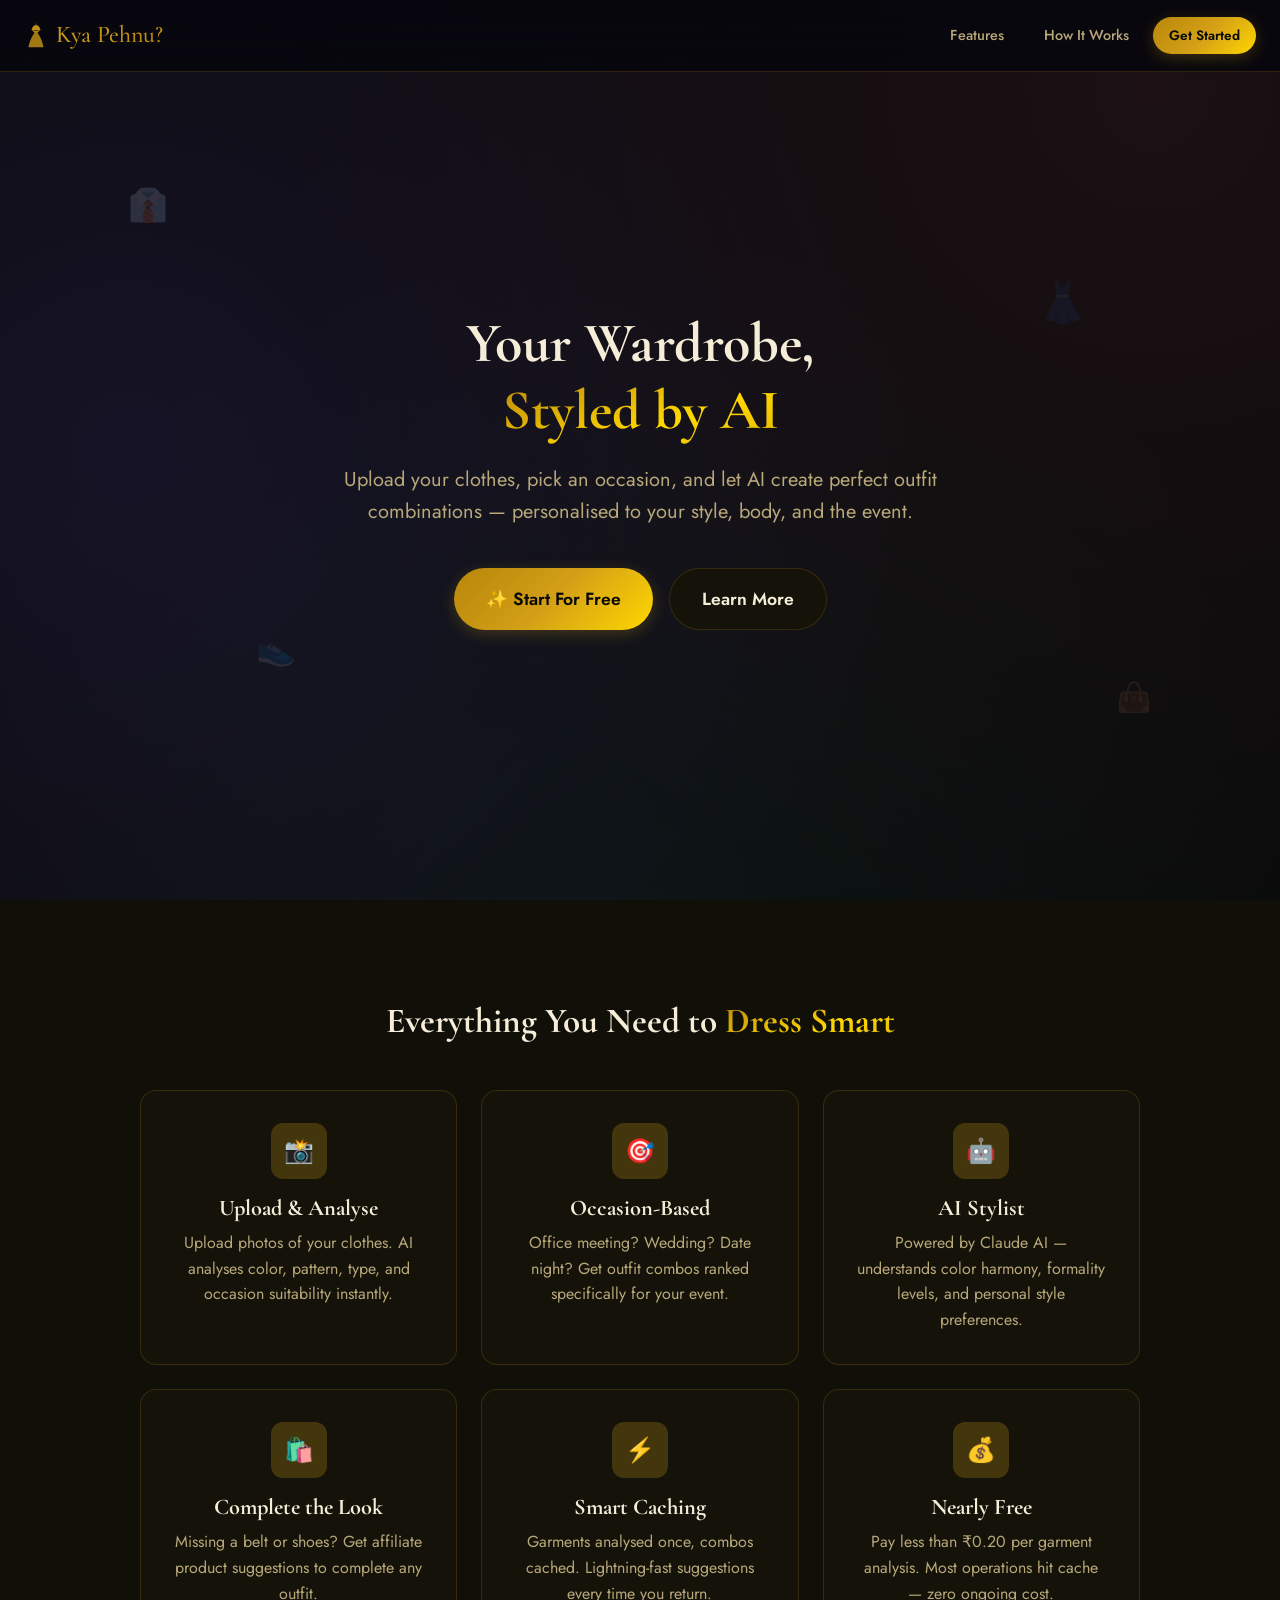
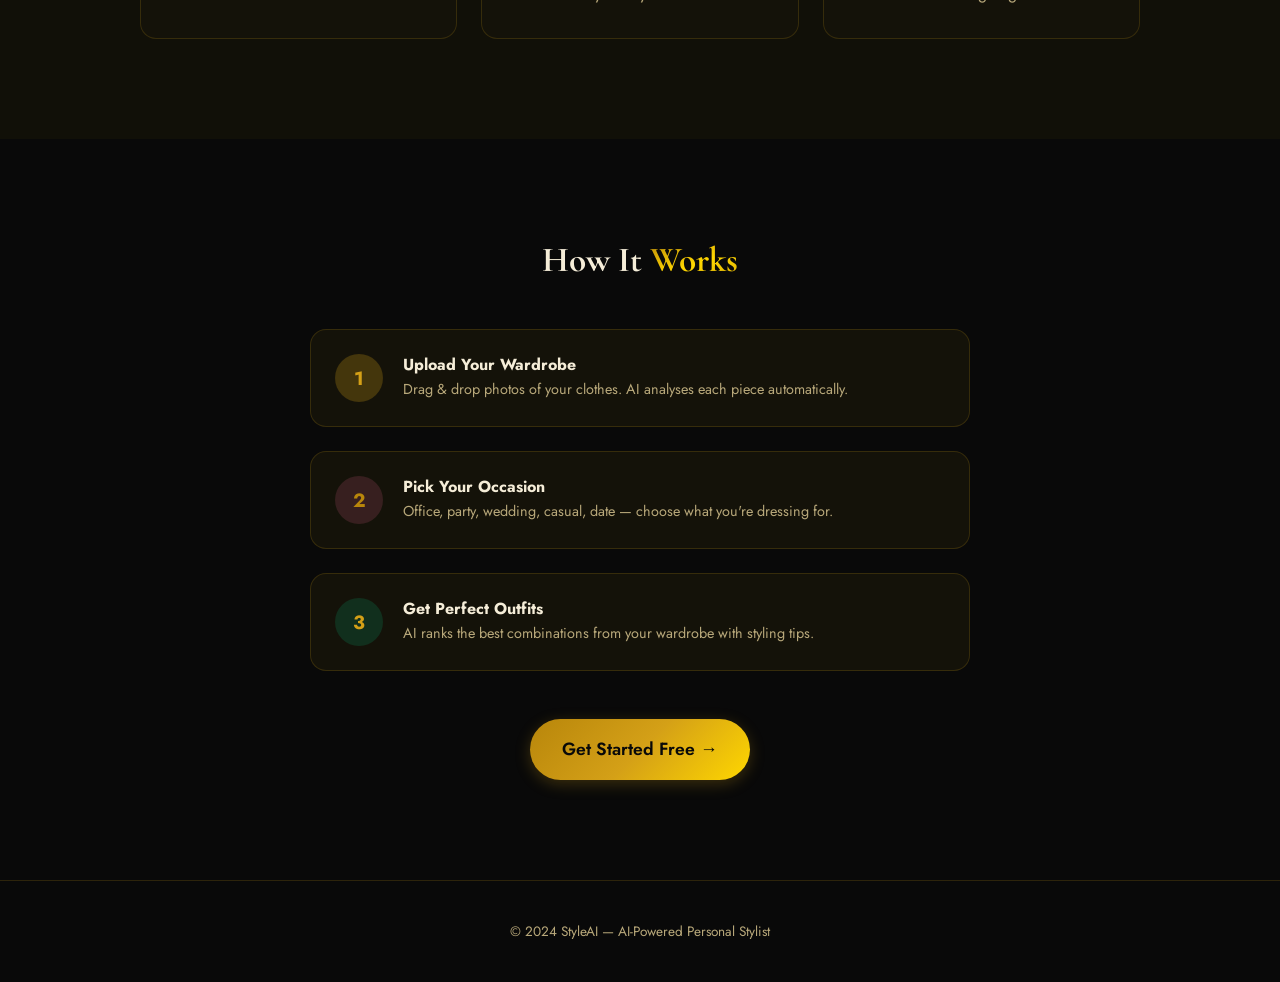
<file: frontend/index.html>
<!DOCTYPE html>
<html lang="en">
<head>
    <meta charset="UTF-8">
    <meta name="viewport" content="width=device-width, initial-scale=1.0">
    <title>Kya Pehnu?</title>
    <link rel="icon" type="image/svg+xml" href="data:image/svg+xml,<svg xmlns='http://www.w3.org/2000/svg' viewBox='0 0 64 72'><path d='M32 4 C32 4 32 8 32 9' stroke='%23D4A017' stroke-width='1.5' stroke-linecap='round'/><path d='M26 9 Q32 6 38 9' stroke='%23D4A017' stroke-width='1.5' stroke-linecap='round' fill='none'/><path d='M25 10 C23 12 21 16 20 20 L24 22 L32 20 L40 22 L44 20 C43 16 41 12 39 10 Q35 8 32 9 Q29 8 25 10Z' fill='%23D4A017' opacity='0.9'/><path d='M24 22 C24 24 26 26 28 27 L32 28 L36 27 C38 26 40 24 40 22' fill='%23D4A017' opacity='0.85'/><path d='M28 27 C24 32 14 50 12 66 L52 66 C50 50 40 32 36 27 C36 27 34 28 32 28 C30 28 28 27 28 27Z' fill='%23D4A017' opacity='0.75'/></svg>">
    <link rel="stylesheet" href="css/style.css">
</head>
<body>

<!-- Navbar -->
<nav class="navbar">
    <a href="index.html" class="navbar-brand">
        <svg width="24" height="28" viewBox="0 0 64 72" fill="none" xmlns="http://www.w3.org/2000/svg">
            <path d="M32 4 C32 4 32 8 32 9" stroke="var(--accent-primary)" stroke-width="1.5" stroke-linecap="round"/>
            <path d="M26 9 Q32 6 38 9" stroke="var(--accent-primary)" stroke-width="1.5" stroke-linecap="round" fill="none"/>
            <path d="M25 10 C23 12 21 16 20 20 L24 22 L32 20 L40 22 L44 20 C43 16 41 12 39 10 Q35 8 32 9 Q29 8 25 10Z" fill="var(--accent-primary)" opacity="0.9"/>
            <path d="M24 22 C24 24 26 26 28 27 L32 28 L36 27 C38 26 40 24 40 22" fill="var(--accent-primary)" opacity="0.85"/>
            <path d="M28 27 C24 32 14 50 12 66 L52 66 C50 50 40 32 36 27 C36 27 34 28 32 28 C30 28 28 27 28 27Z" fill="var(--accent-primary)" opacity="0.75"/>
        </svg>
        <span style="font-family: var(--font-display); font-weight: 500;">Kya Pehnu?</span>
    </a>
    <div class="navbar-links">
        <a href="#features" class="nav-link">Features</a>
        <a href="#how" class="nav-link">How It Works</a>
        <a href="login.html" class="btn btn-sm btn-primary">Get Started</a>
    </div>
</nav>

<!-- Hero -->
<section class="hero">
    <h1 class="hero-title">
        Your Wardrobe,<br>
        <span class="text-gradient">Styled by AI</span>
    </h1>
    <p class="hero-subtitle">
        Upload your clothes, pick an occasion, and let AI create perfect outfit
        combinations — personalised to your style, body, and the event.
    </p>
    <div class="hero-actions">
        <a href="login.html" class="btn btn-lg btn-primary">✨ Start For Free</a>
        <a href="#features" class="btn btn-lg btn-secondary">Learn More</a>
    </div>

    <!-- Floating fashion icons -->
    <div style="position:absolute; top:20%; left:10%; font-size:2rem; opacity:0.15; animation: floatBg 15s infinite">👔</div>
    <div style="position:absolute; top:30%; right:15%; font-size:2.5rem; opacity:0.1; animation: floatBg 18s infinite reverse">👗</div>
    <div style="position:absolute; bottom:25%; left:20%; font-size:2rem; opacity:0.12; animation: floatBg 12s infinite">👟</div>
    <div style="position:absolute; bottom:20%; right:10%; font-size:1.8rem; opacity:0.1; animation: floatBg 16s infinite reverse">👜</div>
</section>

<!-- Features -->
<section id="features" class="features-section">
    <div class="container">
        <h2 class="text-center" style="margin-bottom:48px">
            Everything You Need to <span class="text-gradient">Dress Smart</span>
        </h2>

        <div class="features-grid">
            <div class="feature-card">
                <div class="feature-icon">📸</div>
                <h3>Upload & Analyse</h3>
                <p class="text-muted" style="margin-top:8px">
                    Upload photos of your clothes. AI analyses color, pattern, type, and occasion suitability instantly.
                </p>
            </div>

            <div class="feature-card">
                <div class="feature-icon">🎯</div>
                <h3>Occasion-Based</h3>
                <p class="text-muted" style="margin-top:8px">
                    Office meeting? Wedding? Date night? Get outfit combos ranked specifically for your event.
                </p>
            </div>

            <div class="feature-card">
                <div class="feature-icon">🤖</div>
                <h3>AI Stylist</h3>
                <p class="text-muted" style="margin-top:8px">
                    Powered by Claude AI — understands color harmony, formality levels, and personal style preferences.
                </p>
            </div>

            <div class="feature-card">
                <div class="feature-icon">🛍️</div>
                <h3>Complete the Look</h3>
                <p class="text-muted" style="margin-top:8px">
                    Missing a belt or shoes? Get affiliate product suggestions to complete any outfit.
                </p>
            </div>

            <div class="feature-card">
                <div class="feature-icon">⚡</div>
                <h3>Smart Caching</h3>
                <p class="text-muted" style="margin-top:8px">
                    Garments analysed once, combos cached. Lightning-fast suggestions every time you return.
                </p>
            </div>

            <div class="feature-card">
                <div class="feature-icon">💰</div>
                <h3>Nearly Free</h3>
                <p class="text-muted" style="margin-top:8px">
                    Pay less than ₹0.20 per garment analysis. Most operations hit cache — zero ongoing cost.
                </p>
            </div>
        </div>
    </div>
</section>

<!-- How It Works -->
<section id="how" style="padding:100px 20px">
    <div class="container" style="max-width:700px">
        <h2 class="text-center" style="margin-bottom:48px">
            How It <span class="text-gradient">Works</span>
        </h2>

        <div style="display:flex; flex-direction:column; gap:24px">
            <div class="card" style="display:flex; align-items:center; gap:20px">
                <div style="width:48px;height:48px;border-radius:50%;background:var(--accent-primary-glow);display:flex;align-items:center;justify-content:center;font-weight:700;font-size:1.2rem;flex-shrink:0;color:var(--accent-primary)">1</div>
                <div>
                    <h3 style="font-family:var(--font-body);font-size:1rem;margin-bottom:4px">Upload Your Wardrobe</h3>
                    <p class="text-muted" style="font-size:0.9rem">Drag & drop photos of your clothes. AI analyses each piece automatically.</p>
                </div>
            </div>

            <div class="card" style="display:flex; align-items:center; gap:20px">
                <div style="width:48px;height:48px;border-radius:50%;background:rgba(255,107,157,0.15);display:flex;align-items:center;justify-content:center;font-weight:700;font-size:1.2rem;flex-shrink:0;color:var(--accent-secondary)">2</div>
                <div>
                    <h3 style="font-family:var(--font-body);font-size:1rem;margin-bottom:4px">Pick Your Occasion</h3>
                    <p class="text-muted" style="font-size:0.9rem">Office, party, wedding, casual, date — choose what you're dressing for.</p>
                </div>
            </div>

            <div class="card" style="display:flex; align-items:center; gap:20px">
                <div style="width:48px;height:48px;border-radius:50%;background:rgba(0,214,143,0.15);display:flex;align-items:center;justify-content:center;font-weight:700;font-size:1.2rem;flex-shrink:0;color:var(--success)">3</div>
                <div>
                    <h3 style="font-family:var(--font-body);font-size:1rem;margin-bottom:4px">Get Perfect Outfits</h3>
                    <p class="text-muted" style="font-size:0.9rem">AI ranks the best combinations from your wardrobe with styling tips.</p>
                </div>
            </div>
        </div>

        <div class="text-center" style="margin-top:48px">
            <a href="login.html" class="btn btn-lg btn-primary">Get Started Free →</a>
        </div>
    </div>
</section>

<!-- Footer -->
<footer style="padding:40px 20px; text-align:center; border-top:1px solid var(--border-color)">
    <p class="text-muted" style="font-size:0.85rem">
        © 2024 StyleAI — AI-Powered Personal Stylist
    </p>
</footer>
</body>
</html>
</file>
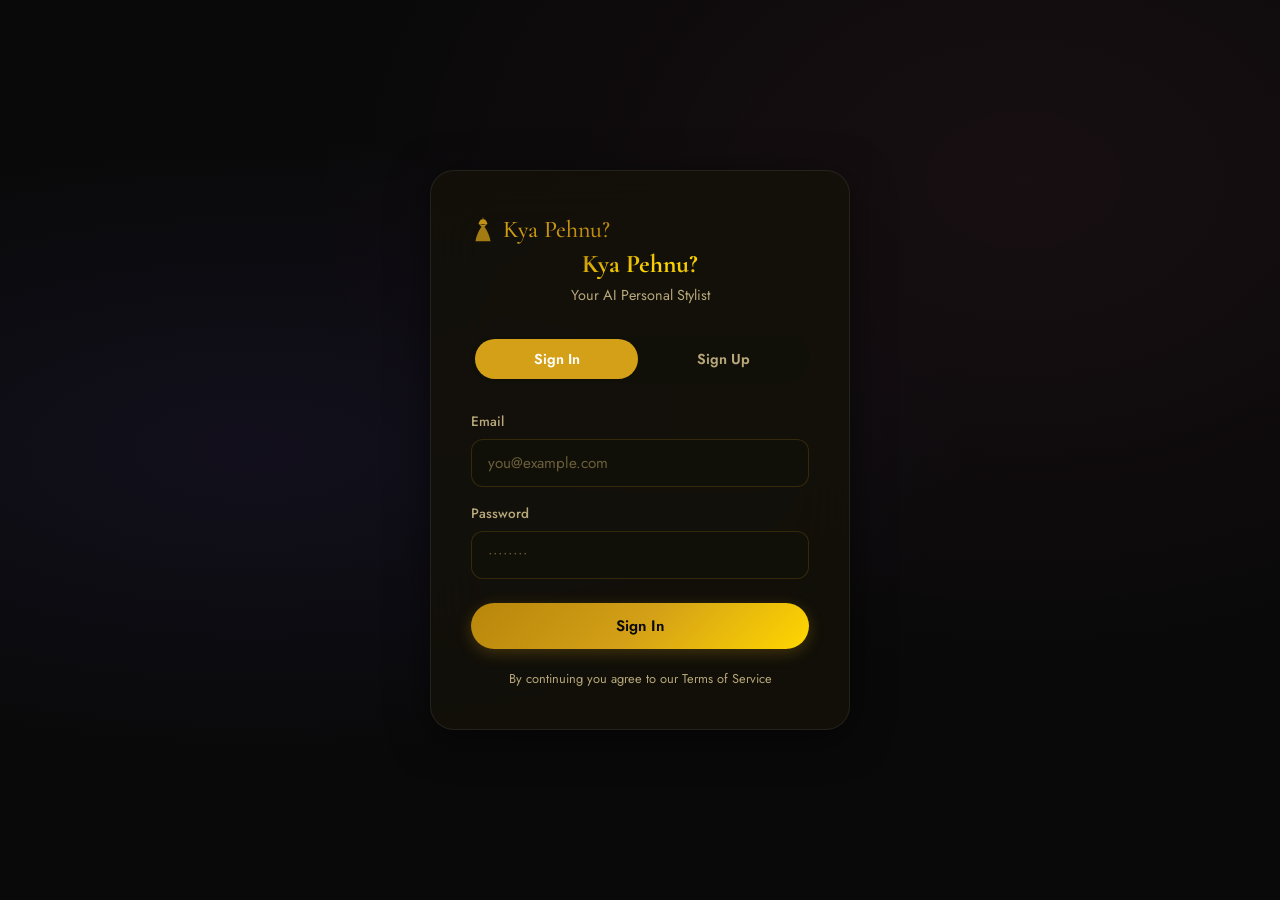
<file: frontend/favorites.html>
<!DOCTYPE html>
<html lang="en">
<head>
    <meta charset="UTF-8">
    <meta name="viewport" content="width=device-width, initial-scale=1.0">
    <title>Kya Pehnu?</title>
    <link rel="icon" type="image/svg+xml" href="data:image/svg+xml,<svg xmlns='http://www.w3.org/2000/svg' viewBox='0 0 64 72'><path d='M32 4 C32 4 32 8 32 9' stroke='%23D4A017' stroke-width='1.5' stroke-linecap='round'/><path d='M26 9 Q32 6 38 9' stroke='%23D4A017' stroke-width='1.5' stroke-linecap='round' fill='none'/><path d='M25 10 C23 12 21 16 20 20 L24 22 L32 20 L40 22 L44 20 C43 16 41 12 39 10 Q35 8 32 9 Q29 8 25 10Z' fill='%23D4A017' opacity='0.9'/><path d='M24 22 C24 24 26 26 28 27 L32 28 L36 27 C38 26 40 24 40 22' fill='%23D4A017' opacity='0.85'/><path d='M28 27 C24 32 14 50 12 66 L52 66 C50 50 40 32 36 27 C36 27 34 28 32 28 C30 28 28 27 28 27Z' fill='%23D4A017' opacity='0.75'/></svg>">
    <link rel="stylesheet" href="css/style.css">
    <style>
        .favorites-page { padding-top: 80px; min-height: 100vh; }

        .fav-tabs {
            display: flex; gap: 4px; background: var(--bg-input);
            border-radius: var(--radius-full); padding: 4px;
            max-width: 300px; margin-bottom: 24px;
        }
        .fav-tab {
            flex: 1; padding: 10px; border: none; border-radius: var(--radius-full);
            background: transparent; color: var(--text-secondary);
            font-family: var(--font-body); font-weight: 600; font-size: 0.85rem;
            cursor: pointer; transition: all 0.2s;
        }
        .fav-tab.active { background: var(--accent-primary); color: white; }

        .fav-garment-grid {
            display: grid;
            grid-template-columns: repeat(auto-fill, minmax(160px, 1fr));
            gap: 16px; padding-bottom: 40px;
        }
        .fav-garment-card {
            position: relative; border-radius: var(--radius-lg); overflow: hidden;
            background: var(--bg-card); border: 1px solid var(--border-color);
            transition: all 0.3s var(--ease-out);
            animation: fadeUp 0.5s var(--ease-out) backwards;
        }
        .fav-garment-card:hover {
            transform: translateY(-4px); box-shadow: var(--shadow-md);
            border-color: var(--accent-primary);
        }
        .fav-garment-card img { width: 100%; aspect-ratio: 3/4; object-fit: cover; }
        .fav-garment-info { padding: 10px; }
        .fav-garment-info h4 {
            font-family: var(--font-body); font-size: 0.85rem; font-weight: 600;
            text-transform: capitalize;
        }
        .fav-heart {
            position: absolute; top: 8px; right: 8px;
            width: 32px; height: 32px; border-radius: 50%;
            background: rgba(0,0,0,0.5); backdrop-filter: blur(8px);
            display: flex; align-items: center; justify-content: center;
            cursor: pointer; font-size: 1rem;
            transition: all 0.2s var(--ease-spring);
        }
        .fav-heart:hover { transform: scale(1.2); background: rgba(255,71,87,0.8); }

        .fav-outfit-list { display: flex; flex-direction: column; gap: 16px; padding-bottom: 60px; }

        .fav-outfit-card {
            background: var(--bg-card); border: 1px solid var(--border-color);
            border-radius: var(--radius-xl); padding: 20px;
            transition: all 0.3s; animation: fadeUp 0.5s var(--ease-out) backwards;
        }
        .fav-outfit-card:hover { border-color: var(--border-active); }

        .fav-outfit-header {
            display: flex; align-items: center; justify-content: space-between;
            margin-bottom: 12px;
        }
        .fav-outfit-header h3 {
            font-family: var(--font-body); font-size: 1rem; font-weight: 600;
        }

        .fav-outfit-pieces {
            display: flex; gap: 8px; overflow-x: auto; padding-bottom: 8px;
        }
        .fav-outfit-piece {
            width: 70px; height: 90px; border-radius: var(--radius-sm);
            overflow: hidden; border: 1px solid var(--border-color); flex-shrink: 0;
        }
        .fav-outfit-piece img { width: 100%; height: 100%; object-fit: cover; }

        .fav-outfit-actions {
            display: flex; gap: 8px; margin-top: 12px;
        }
    </style>
</head>
<body>

<nav class="navbar">
    <a href="index.html" class="navbar-brand">
        <svg width="24" height="28" viewBox="0 0 64 72" fill="none" xmlns="http://www.w3.org/2000/svg">
            <path d="M32 4 C32 4 32 8 32 9" stroke="var(--accent-primary)" stroke-width="1.5" stroke-linecap="round"/>
            <path d="M26 9 Q32 6 38 9" stroke="var(--accent-primary)" stroke-width="1.5" stroke-linecap="round" fill="none"/>
            <path d="M25 10 C23 12 21 16 20 20 L24 22 L32 20 L40 22 L44 20 C43 16 41 12 39 10 Q35 8 32 9 Q29 8 25 10Z" fill="var(--accent-primary)" opacity="0.9"/>
            <path d="M24 22 C24 24 26 26 28 27 L32 28 L36 27 C38 26 40 24 40 22" fill="var(--accent-primary)" opacity="0.85"/>
            <path d="M28 27 C24 32 14 50 12 66 L52 66 C50 50 40 32 36 27 C36 27 34 28 32 28 C30 28 28 27 28 27Z" fill="var(--accent-primary)" opacity="0.75"/>
        </svg>
        <span style="font-family: var(--font-display); font-weight: 500;">Kya Pehnu?</span>
    </a>
    <div class="navbar-links">
        <a href="wardrobe.html" class="nav-link">Wardrobe</a>
        <a href="occasion.html" class="nav-link">Occasions</a>
        <a href="tryon.html" class="nav-link">Try-On</a>
        <a href="favorites.html" class="nav-link active">Favorites</a>
        <a href="profile.html" class="nav-link">Profile</a>
        <div class="nav-avatar" id="navAvatar" onclick="window.location='profile.html'">U</div>
    </div>
</nav>

<div class="favorites-page">
    <div class="container">
        <div class="page-header">
            <div>
                <h1 style="font-size:1.8rem">
                    <span class="text-gradient">Favorites</span>
                </h1>
                <p class="text-muted">Your most loved pieces and outfits</p>
            </div>
        </div>

        <div class="fav-tabs">
            <button class="fav-tab active" onclick="switchFavTab('garments', this)">👕 Garments</button>
            <button class="fav-tab" onclick="switchFavTab('outfits', this)">👗 Outfits</button>
        </div>

        <div id="favGarmentsTab">
            <div class="fav-garment-grid" id="favGarmentGrid">
                <p class="text-muted" style="grid-column:1/-1; text-align:center; padding:40px">Loading...</p>
            </div>
        </div>

        <div id="favOutfitsTab" style="display:none">
            <div class="fav-outfit-list" id="favOutfitList">
                <p class="text-muted" style="text-align:center; padding:40px">Loading...</p>
            </div>
        </div>
    </div>
</div>

<script src="js/app.js"></script>
<script>
    function switchFavTab(tab, btn) {
        document.querySelectorAll('.fav-tab').forEach(b => b.classList.remove('active'));
        btn.classList.add('active');
        document.getElementById('favGarmentsTab').style.display = tab === 'garments' ? 'block' : 'none';
        document.getElementById('favOutfitsTab').style.display = tab === 'outfits' ? 'block' : 'none';
    }

    async function initFavorites() {
        if (!requireAuth()) return;
        updateNavbar();
        loadFavGarments();
        loadFavOutfits();
    }

    async function loadFavGarments() {
        try {
            const data = await api('/favorites/garments');
            const grid = document.getElementById('favGarmentGrid');

            if (data.favorites.length === 0) {
                grid.innerHTML = `
                    <div class="empty-state" style="grid-column:1/-1">
                        <div class="empty-icon">⭐</div>
                        <h3>No favorite garments yet</h3>
                        <p class="text-muted">Heart your favorite items in your wardrobe</p>
                        <a href="wardrobe.html" class="btn btn-primary" style="margin-top:16px">Go to Wardrobe</a>
                    </div>`;
                return;
            }

            grid.innerHTML = data.favorites.map((g, i) => {
                const meta = g.metadata;
                return `
                    <div class="fav-garment-card" style="animation-delay:${i*0.05}s">
                        <img src="${g.image_url}" alt="${meta.subtype || meta.type}" loading="lazy">
                        <div class="fav-heart" onclick="unfavoriteGarment('${g.id}', this)">❤️</div>
                        <div class="fav-garment-info">
                            <h4>${meta.subtype || meta.type}</h4>
                            <p class="text-muted" style="font-size:0.75rem">
                                ${(meta.color || []).join(', ')} • ${meta.pattern || ''}
                            </p>
                        </div>
                    </div>`;
            }).join('');
        } catch (err) {
            showToast(err.message, 'error');
        }
    }

    async function loadFavOutfits() {
        try {
            const data = await api('/favorites/outfits');
            const list = document.getElementById('favOutfitList');

            if (data.favorites.length === 0) {
                list.innerHTML = `
                    <div class="empty-state">
                        <div class="empty-icon">👗</div>
                        <h3>No saved outfits yet</h3>
                        <p class="text-muted">Save outfits from the suggestions page</p>
                        <a href="occasion.html" class="btn btn-primary" style="margin-top:16px">Get Outfit Ideas</a>
                    </div>`;
                return;
            }

            list.innerHTML = data.favorites.map((outfit, i) => {
                const pieces = outfit.pieces || [];
                const piecesHTML = pieces.map(p => `
                    <div class="fav-outfit-piece">
                        <img src="${p.image_url}" alt="${p.metadata?.subtype || 'item'}">
                    </div>
                `).join('');

                return `
                    <div class="fav-outfit-card" style="animation-delay:${i*0.05}s">
                        <div class="fav-outfit-header">
                            <h3>${outfit.name}</h3>
                            ${outfit.occasion ? `<span class="badge badge-primary">${outfit.occasion}</span>` : ''}
                        </div>
                        <div class="fav-outfit-pieces">${piecesHTML}</div>
                        ${outfit.notes ? `<p class="text-muted" style="font-size:0.8rem; margin-top:8px">${outfit.notes}</p>` : ''}
                        <div class="fav-outfit-actions">
                            <button class="btn btn-sm btn-primary" onclick="tryOnFavOutfit('${encodeURIComponent(JSON.stringify(JSON.parse(outfit.garment_ids)))}')">
                                👁️ Try On
                            </button>
                            <button class="btn btn-sm btn-secondary" onclick="wearFavOutfit('${outfit.id}', '${outfit.garment_ids}', '${outfit.occasion || 'casual'}')">
                                ✅ Wore It
                            </button>
                            <button class="btn btn-sm btn-secondary" onclick="deleteFavOutfit('${outfit.id}')">
                                🗑️
                            </button>
                        </div>
                    </div>`;
            }).join('');
        } catch (err) {
            showToast(err.message, 'error');
        }
    }

    async function unfavoriteGarment(id, el) {
        try {
            await api(`/favorites/garment/${id}`, { method: 'POST' });
            el.closest('.fav-garment-card').style.animation = 'fadeOut 0.3s forwards';
            setTimeout(() => loadFavGarments(), 300);
            showToast('Removed from favorites', 'info');
        } catch (err) {
            showToast(err.message, 'error');
        }
    }

    function tryOnFavOutfit(garmentIdsEncoded) {
        const ids = JSON.parse(decodeURIComponent(garmentIdsEncoded));
        localStorage.setItem('styleai_tryon_garments', JSON.stringify(ids));
        window.location.href = 'tryon.html';
    }

    async function wearFavOutfit(outfitId, garmentIds, occasion) {
        try {
            const formData = new FormData();
            formData.append('garment_ids', garmentIds);
            formData.append('occasion', occasion);
            await api('/history/log', { method: 'POST', body: formData });
            showToast('Logged as worn today! 📝', 'success');
        } catch (err) {
            showToast(err.message, 'error');
        }
    }

    async function deleteFavOutfit(id) {
        if (!confirm('Remove this outfit from favorites?')) return;
        try {
            await api(`/favorites/outfit/${id}`, { method: 'DELETE' });
            showToast('Removed from favorites', 'info');
            loadFavOutfits();
        } catch (err) {
            showToast(err.message, 'error');
        }
    }

    initFavorites();
</script>
<button class="btn btn-sm btn-secondary" style=" position: fixed;
    bottom: 0;
    right: 0;
    text-align: center;
    z-index: 1000;" onclick="toggleTheme()">
    🌓
</button></body>
</html>
</file>
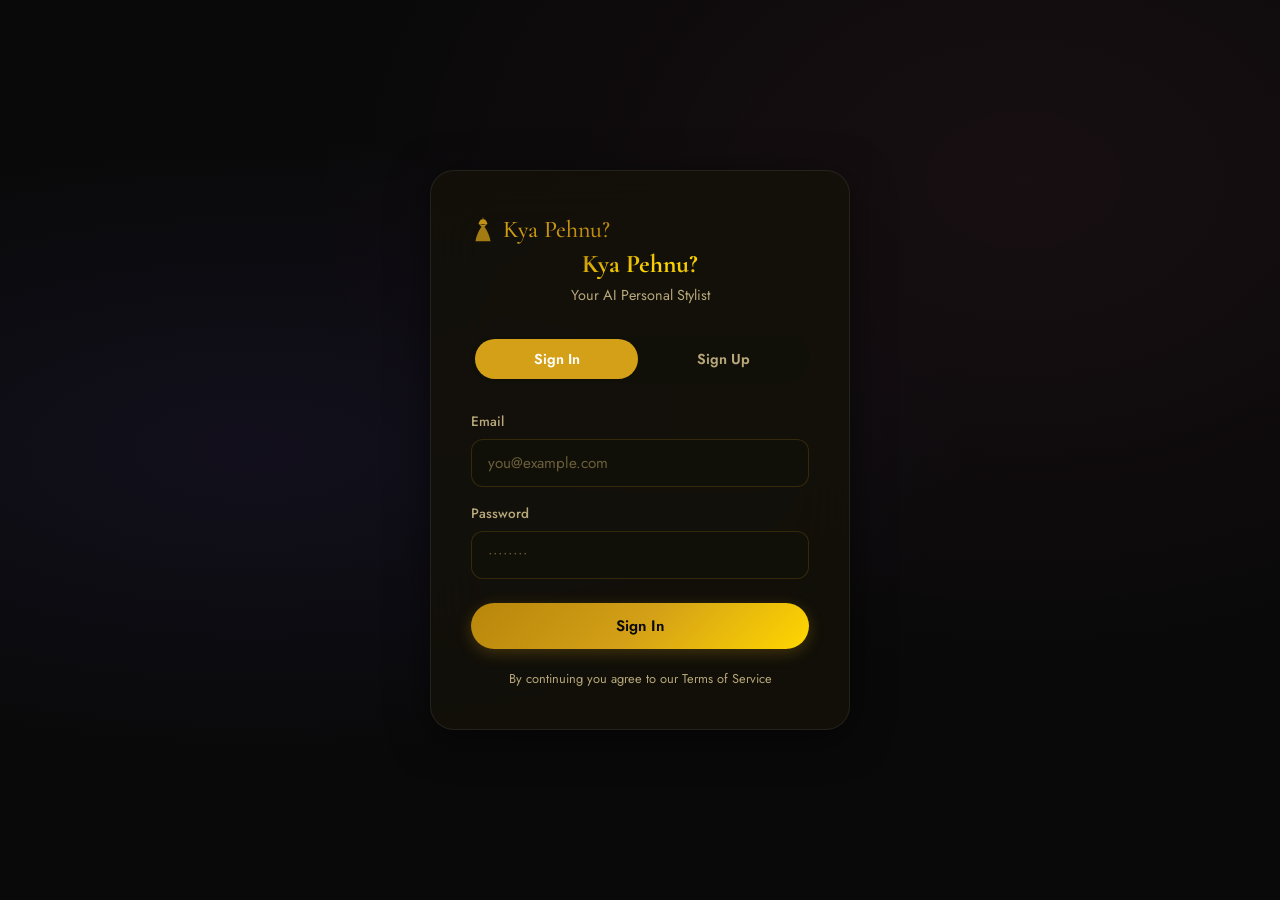
<file: frontend/history.html>
<!DOCTYPE html>
<html lang="en">
<head>
    <meta charset="UTF-8">
    <meta name="viewport" content="width=device-width, initial-scale=1.0">
    <title>Kya Pehnu?</title>
    <link rel="icon" type="image/svg+xml" href="data:image/svg+xml,<svg xmlns='http://www.w3.org/2000/svg' viewBox='0 0 64 72'><path d='M32 4 C32 4 32 8 32 9' stroke='%23D4A017' stroke-width='1.5' stroke-linecap='round'/><path d='M26 9 Q32 6 38 9' stroke='%23D4A017' stroke-width='1.5' stroke-linecap='round' fill='none'/><path d='M25 10 C23 12 21 16 20 20 L24 22 L32 20 L40 22 L44 20 C43 16 41 12 39 10 Q35 8 32 9 Q29 8 25 10Z' fill='%23D4A017' opacity='0.9'/><path d='M24 22 C24 24 26 26 28 27 L32 28 L36 27 C38 26 40 24 40 22' fill='%23D4A017' opacity='0.85'/><path d='M28 27 C24 32 14 50 12 66 L52 66 C50 50 40 32 36 27 C36 27 34 28 32 28 C30 28 28 27 28 27Z' fill='%23D4A017' opacity='0.75'/></svg>">
    <link rel="stylesheet" href="css/style.css">
    <style>
        .history-page { padding-top: 80px; min-height: 100vh; }

        /* Tab Bar */
        .page-tabs {
            display: flex;
            gap: 4px;
            background: var(--bg-input);
            border-radius: var(--radius-full);
            padding: 4px;
            max-width: 400px;
            margin-bottom: 24px;
        }
        .page-tab {
            flex: 1;
            padding: 10px 16px;
            border: none;
            border-radius: var(--radius-full);
            background: transparent;
            color: var(--text-secondary);
            font-family: var(--font-body);
            font-weight: 600;
            font-size: 0.85rem;
            cursor: pointer;
            transition: all 0.2s;
        }
        .page-tab.active { background: var(--accent-primary); color: white; }

        /* History List */
        .history-list { display: flex; flex-direction: column; gap: 16px; padding-bottom: 60px; }

        .history-card {
            background: var(--bg-card);
            border: 1px solid var(--border-color);
            border-radius: var(--radius-xl);
            padding: 20px;
            display: flex;
            gap: 16px;
            transition: all 0.3s var(--ease-out);
            animation: fadeUp 0.5s var(--ease-out) backwards;
        }
        .history-card:hover {
            border-color: var(--border-active);
            transform: translateX(4px);
        }

        .history-pieces {
            display: flex;
            gap: 6px;
            flex-shrink: 0;
        }
        .history-piece-img {
            width: 60px;
            height: 80px;
            border-radius: var(--radius-sm);
            object-fit: cover;
            border: 1px solid var(--border-color);
        }

        .history-info { flex: 1; min-width: 0; }
        .history-info h4 {
            font-family: var(--font-body);
            font-size: 0.95rem;
            font-weight: 600;
            margin-bottom: 4px;
        }
        .history-meta {
            display: flex;
            gap: 12px;
            flex-wrap: wrap;
            font-size: 0.8rem;
            color: var(--text-secondary);
            margin-top: 6px;
        }
        .history-meta span { display: flex; align-items: center; gap: 4px; }

        .history-rating {
            display: flex;
            gap: 2px;
        }
        .star { cursor: pointer; font-size: 1.1rem; transition: transform 0.15s; }
        .star:hover { transform: scale(1.3); }
        .star.filled { color: var(--accent-gold); }
        .star.empty { color: var(--text-muted); }

        /* Calendar View */
        .calendar-container {
            background: var(--bg-card);
            border: 1px solid var(--border-color);
            border-radius: var(--radius-xl);
            padding: 24px;
            margin-bottom: 24px;
        }

        .calendar-header {
            display: flex;
            align-items: center;
            justify-content: space-between;
            margin-bottom: 20px;
        }
        .calendar-header h3 {
            font-family: var(--font-body);
            font-size: 1.1rem;
        }
        .calendar-nav {
            display: flex;
            gap: 8px;
        }
        .calendar-nav button {
            width: 32px;
            height: 32px;
            border-radius: 50%;
            background: var(--bg-input);
            border: 1px solid var(--border-color);
            color: var(--text-primary);
            cursor: pointer;
            display: flex;
            align-items: center;
            justify-content: center;
            transition: all 0.2s;
            font-size: 0.85rem;
        }
        .calendar-nav button:hover { border-color: var(--accent-primary); }

        .calendar-grid {
            display: grid;
            grid-template-columns: repeat(7, 1fr);
            gap: 4px;
        }
        .calendar-day-header {
            text-align: center;
            font-size: 0.7rem;
            font-weight: 600;
            color: var(--text-muted);
            padding: 8px 0;
            text-transform: uppercase;
        }
        .calendar-day {
            aspect-ratio: 1;
            display: flex;
            flex-direction: column;
            align-items: center;
            justify-content: center;
            border-radius: var(--radius-sm);
            font-size: 0.85rem;
            cursor: pointer;
            transition: all 0.2s;
            position: relative;
        }
        .calendar-day:hover { background: var(--bg-card-hover); }
        .calendar-day.today {
            background: var(--accent-primary-glow);
            font-weight: 700;
        }
        .calendar-day.has-event::after {
            content: '';
            width: 6px;
            height: 6px;
            border-radius: 50%;
            background: var(--accent-secondary);
            position: absolute;
            bottom: 4px;
        }
        .calendar-day.has-outfit::after {
            background: var(--success);
        }
        .calendar-day.other-month { color: var(--text-muted); opacity: 0.4; }
        .calendar-day.selected {
            background: var(--accent-primary);
            color: white;
        }

        /* Event Card */
        .event-card {
            background: var(--bg-card);
            border: 1px solid var(--border-color);
            border-radius: var(--radius-lg);
            padding: 16px;
            display: flex;
            align-items: center;
            gap: 12px;
            margin-bottom: 12px;
            transition: all 0.2s;
            animation: fadeUp 0.4s var(--ease-out) backwards;
        }
        .event-card:hover {
            border-color: var(--border-active);
        }
        .event-icon {
            width: 44px;
            height: 44px;
            border-radius: var(--radius-sm);
            display: flex;
            align-items: center;
            justify-content: center;
            font-size: 1.3rem;
            flex-shrink: 0;
        }
        .event-info { flex: 1; }
        .event-info h4 { font-family: var(--font-body); font-size: 0.9rem; font-weight: 600; }
        .event-info p { font-size: 0.8rem; color: var(--text-secondary); }

        /* Add Event Form */
        .add-event-form {
            background: var(--bg-card);
            border: 1px solid var(--border-color);
            border-radius: var(--radius-xl);
            padding: 24px;
        }
        .form-row {
            display: grid;
            grid-template-columns: 1fr 1fr;
            gap: 12px;
        }
        @media (max-width: 500px) { .form-row { grid-template-columns: 1fr; } }

        /* Log Outfit Modal */
        .log-modal {
            position: fixed;
            inset: 0;
            background: rgba(0,0,0,0.7);
            backdrop-filter: blur(8px);
            z-index: 200;
            display: none;
            align-items: center;
            justify-content: center;
        }
        .log-modal.active { display: flex; }
        .log-modal-content {
            background: var(--bg-card);
            border: 1px solid var(--border-color);
            border-radius: var(--radius-xl);
            padding: 32px;
            max-width: 500px;
            width: 90%;
            max-height: 80vh;
            overflow-y: auto;
            animation: fadeUp 0.3s var(--ease-spring);
        }
    </style>
</head>
<body>

<!-- Navbar -->
<nav class="navbar">
    <a href="index.html" class="navbar-brand">
        <svg width="24" height="28" viewBox="0 0 64 72" fill="none" xmlns="http://www.w3.org/2000/svg">
            <path d="M32 4 C32 4 32 8 32 9" stroke="var(--accent-primary)" stroke-width="1.5" stroke-linecap="round"/>
            <path d="M26 9 Q32 6 38 9" stroke="var(--accent-primary)" stroke-width="1.5" stroke-linecap="round" fill="none"/>
            <path d="M25 10 C23 12 21 16 20 20 L24 22 L32 20 L40 22 L44 20 C43 16 41 12 39 10 Q35 8 32 9 Q29 8 25 10Z" fill="var(--accent-primary)" opacity="0.9"/>
            <path d="M24 22 C24 24 26 26 28 27 L32 28 L36 27 C38 26 40 24 40 22" fill="var(--accent-primary)" opacity="0.85"/>
            <path d="M28 27 C24 32 14 50 12 66 L52 66 C50 50 40 32 36 27 C36 27 34 28 32 28 C30 28 28 27 28 27Z" fill="var(--accent-primary)" opacity="0.75"/>
        </svg>
        <span style="font-family: var(--font-display); font-weight: 500;">Kya Pehnu?</span>
    </a>
    <div class="navbar-links">
        <a href="wardrobe.html" class="nav-link">Wardrobe</a>
        <a href="occasion.html" class="nav-link">Occasions</a>
        <a href="tryon.html" class="nav-link">Try-On</a>
        <a href="favorites.html" class="nav-link">⭐</a>
        <a href="history.html" class="nav-link">📅</a>
        <a href="stats.html" class="nav-link">📊</a>
        <a href="profile.html" class="nav-link">👤</a>
        <div class="nav-avatar" id="navAvatar" onclick="window.location='profile.html'">U</div>
    </div>
</nav>

<div class="history-page">
    <div class="container">
        <div class="page-header">
            <div>
                <h1 style="font-size:1.8rem">
                    <span class="text-gradient">History & Calendar</span>
                </h1>
                <p class="text-muted">Track your outfits and plan ahead</p>
            </div>
            <button class="btn btn-primary btn-sm" onclick="openLogModal()">
                + Log Today's Outfit
            </button>
        </div>

        <!-- Tabs -->
        <div class="page-tabs">
            <button class="page-tab active" onclick="switchHistoryTab('history', this)">📜 History</button>
            <button class="page-tab" onclick="switchHistoryTab('calendar', this)">📅 Calendar</button>
            <button class="page-tab" onclick="switchHistoryTab('events', this)">🎯 Events</button>
        </div>

        <!-- History Tab -->
        <div id="historyTab">
            <div class="history-list" id="historyList">
                <div style="text-align:center; padding:40px">
                    <div class="spinner" style="margin:0 auto"></div>
                </div>
            </div>
        </div>

        <!-- Calendar Tab -->
        <div id="calendarTab" style="display:none">
            <div class="calendar-container">
                <div class="calendar-header">
                    <div class="calendar-nav">
                        <button onclick="changeMonth(-1)">‹</button>
                    </div>
                    <h3 id="calendarTitle">January 2025</h3>
                    <div class="calendar-nav">
                        <button onclick="changeMonth(1)">›</button>
                    </div>
                </div>
                <div class="calendar-grid" id="calendarGrid">
                    <!-- Filled by JS -->
                </div>
            </div>

            <!-- Selected day events -->
            <div id="dayEvents" style="display:none">
                <h3 style="font-family:var(--font-body); margin-bottom:12px" id="dayEventsTitle">Events</h3>
                <div id="dayEventsList"></div>
            </div>
        </div>

        <!-- Events Tab -->
        <div id="eventsTab" style="display:none">
            <!-- Upcoming Events -->
            <h3 style="font-family:var(--font-body); margin-bottom:16px">📅 Upcoming Events</h3>
            <div id="upcomingEvents" style="margin-bottom:32px">
                <p class="text-muted">Loading...</p>
            </div>

            <!-- Add Event Form -->
            <div class="add-event-form">
                <h3 style="font-family:var(--font-body); margin-bottom:16px">+ Plan New Event</h3>
                <form id="addEventForm">
                    <div class="input-group">
                        <label>Event Name</label>
                        <input type="text" class="input" id="eventTitle" placeholder="e.g., Team Meeting, Birthday Party" required>
                    </div>
                    <div class="form-row">
                        <div class="input-group">
                            <label>Date</label>
                            <input type="date" class="input" id="eventDate" required>
                        </div>
                        <div class="input-group">
                            <label>Time (optional)</label>
                            <input type="time" class="input" id="eventTime">
                        </div>
                    </div>
                    <div class="form-row">
                        <div class="input-group">
                            <label>Occasion Type</label>
                            <select class="input" id="eventOccasion">
                                <option value="casual">☕ Casual</option>
                                <option value="office">💼 Office</option>
                                <option value="party">🎉 Party</option>
                                <option value="wedding">💒 Wedding</option>
                                <option value="date">❤️ Date</option>
                                <option value="outdoor">🏕️ Outdoor</option>
                                <option value="formal">🎩 Formal</option>
                            </select>
                        </div>
                        <div class="input-group">
                            <label>Location (optional)</label>
                            <input type="text" class="input" id="eventLocation" placeholder="e.g., Office, Restaurant">
                        </div>
                    </div>
                    <div class="input-group">
                        <label>Notes (optional)</label>
                        <input type="text" class="input" id="eventNotes" placeholder="Any specific requirements">
                    </div>
                    <button type="submit" class="btn btn-primary">📅 Add Event</button>
                </form>
            </div>
        </div>
    </div>
</div>

<!-- Log Outfit Modal -->
<div class="log-modal" id="logModal">
    <div class="log-modal-content">
        <div style="display:flex; justify-content:space-between; align-items:center; margin-bottom:20px">
            <h2 style="font-size:1.3rem; font-family:var(--font-body)">👕 Log Today's Outfit</h2>
            <button style="background:none; border:none; color:var(--text-secondary); cursor:pointer; font-size:1.2rem"
                onclick="closeLogModal()">✕</button>
        </div>

        <form id="logOutfitForm">
            <!-- Garment Selection -->
            <div class="input-group">
                <label>Select garments you wore</label>
                <div id="logGarmentGrid" style="display:grid; grid-template-columns:repeat(auto-fill,minmax(60px,1fr)); gap:6px; max-height:200px; overflow-y:auto">
                    <!-- Filled by JS -->
                </div>
            </div>

            <div class="form-row">
                <div class="input-group">
                    <label>Occasion</label>
                    <select class="input" id="logOccasion">
                        <option value="casual">Casual</option>
                        <option value="office">Office</option>
                        <option value="party">Party</option>
                        <option value="date">Date</option>
                        <option value="outdoor">Outdoor</option>
                        <option value="formal">Formal</option>
                    </select>
                </div>
                <div class="input-group">
                    <label>Date</label>
                    <input type="date" class="input" id="logDate" value="">
                </div>
            </div>

            <div class="input-group">
                <label>Name this outfit (optional)</label>
                <input type="text" class="input" id="logName" placeholder="e.g., Monday Blues">
            </div>

            <div class="input-group">
                <label>Rate it</label>
                <div class="history-rating" id="logRating">
                    <span class="star empty" data-rating="1" onclick="setLogRating(1)">★</span>
                    <span class="star empty" data-rating="2" onclick="setLogRating(2)">★</span>
                    <span class="star empty" data-rating="3" onclick="setLogRating(3)">★</span>
                    <span class="star empty" data-rating="4" onclick="setLogRating(4)">★</span>
                    <span class="star empty" data-rating="5" onclick="setLogRating(5)">★</span>
                </div>
            </div>

            <div class="input-group">
                <label>Notes (optional)</label>
                <input type="text" class="input" id="logNotes" placeholder="How did you feel wearing it?">
            </div>

            <button type="submit" class="btn btn-primary btn-block">✅ Log Outfit</button>
        </form>
    </div>
</div>

<script src="js/app.js"></script>
<script>
    // ━━━ State ━━━
    let logSelectedGarments = [];
    let logRatingValue = 0;
    let calendarDate = new Date();
    let allGarments = [];

    // ━━━ Init ━━━
    async function initHistory() {
        if (!requireAuth()) return;
        updateNavbar();

        // Set today's date in log form
        document.getElementById('logDate').value = new Date().toISOString().split('T')[0];
        document.getElementById('eventDate').value = new Date().toISOString().split('T')[0];

        // Load data
        loadHistory();
        loadGarments();
        renderCalendar();
        loadUpcomingEvents();

        // Event form
        document.getElementById('addEventForm').addEventListener('submit', async (e) => {
            e.preventDefault();
            await addEvent();
        });

        // Log form
        document.getElementById('logOutfitForm').addEventListener('submit', async (e) => {
            e.preventDefault();
            await logOutfit();
        });
    }

    // ━━━ Tab Switching ━━━
    function switchHistoryTab(tab, btn) {
        document.querySelectorAll('.page-tab').forEach(b => b.classList.remove('active'));
        btn.classList.add('active');
        document.getElementById('historyTab').style.display = tab === 'history' ? 'block' : 'none';
        document.getElementById('calendarTab').style.display = tab === 'calendar' ? 'block' : 'none';
        document.getElementById('eventsTab').style.display = tab === 'events' ? 'block' : 'none';
    }

    // ━━━ Load History ━━━
    async function loadHistory() {
        try {
            const data = await api('/history/recent?limit=20');
            renderHistory(data.history);
        } catch (err) {
            showToast(err.message, 'error');
        }
    }

    function renderHistory(history) {
        const list = document.getElementById('historyList');

        if (!history || history.length === 0) {
            list.innerHTML = `
                <div class="empty-state">
                    <div class="empty-icon">📜</div>
                    <h3>No outfit history yet</h3>
                    <p class="text-muted">Start logging what you wear to track your style</p>
                    <button class="btn btn-primary" style="margin-top:16px" onclick="openLogModal()">
                        + Log Today's Outfit
                    </button>
                </div>`;
            return;
        }

        list.innerHTML = history.map((h, i) => {
            const pieces = h.pieces || [];
            const piecesHTML = pieces.slice(0, 4).map(p =>
                `<img class="history-piece-img" src="${p.image_url}" alt="${p.metadata?.subtype || 'item'}" loading="lazy">`
            ).join('');

            const stars = Array.from({length: 5}, (_, i) =>
                `<span class="star ${i < (h.rating || 0) ? 'filled' : 'empty'}">★</span>`
            ).join('');

            return `
                <div class="history-card" style="animation-delay:${i * 0.05}s">
                    <div class="history-pieces">${piecesHTML || '<div style="width:60px;height:80px;background:var(--bg-input);border-radius:var(--radius-sm)"></div>'}</div>
                    <div class="history-info">
                        <h4>${h.outfit_name || h.occasion.charAt(0).toUpperCase() + h.occasion.slice(1) + ' Outfit'}</h4>
                        <div class="history-meta">
                            <span>📅 ${h.worn_on || 'Today'}</span>
                            <span>🏷️ ${h.occasion}</span>
                            ${h.weather ? `<span>🌤️ ${h.weather} ${h.temperature ? h.temperature + '°C' : ''}</span>` : ''}
                        </div>
                        ${h.notes ? `<p class="text-muted" style="font-size:0.8rem; margin-top:4px">${h.notes}</p>` : ''}
                        <div class="history-rating" style="margin-top:6px">${stars}</div>
                    </div>
                </div>`;
        }).join('');
    }

    // ━━━ Load Garments for Log Modal ━━━
    async function loadGarments() {
        try {
            const data = await api('/wardrobe');
            allGarments = data.garments;
        } catch (err) {
            console.log('Could not load garments');
        }
    }

    // ━━━ Log Modal ━━━
    function openLogModal() {
        logSelectedGarments = [];
        logRatingValue = 0;

        const grid = document.getElementById('logGarmentGrid');
        grid.innerHTML = allGarments.map(g => `
            <div style="border-radius:var(--radius-sm); overflow:hidden; border:2px solid var(--border-color);
                cursor:pointer; transition:all 0.15s" data-id="${g.id}"
                onclick="toggleLogGarment(this, '${g.id}')">
                <img src="${g.image_url}" style="width:100%; aspect-ratio:3/4; object-fit:cover" alt="">
            </div>
        `).join('');

        // Reset rating stars
        document.querySelectorAll('#logRating .star').forEach(s => {
            s.classList.remove('filled');
            s.classList.add('empty');
        });

        document.getElementById('logModal').classList.add('active');
    }

    function closeLogModal() {
        document.getElementById('logModal').classList.remove('active');
    }

    function toggleLogGarment(el, id) {
        if (logSelectedGarments.includes(id)) {
            logSelectedGarments = logSelectedGarments.filter(g => g !== id);
            el.style.borderColor = 'var(--border-color)';
        } else {
            logSelectedGarments.push(id);
            el.style.borderColor = 'var(--accent-primary)';
            el.style.boxShadow = '0 0 0 2px var(--accent-primary-glow)';
        }
    }

    function setLogRating(rating) {
        logRatingValue = rating;
        document.querySelectorAll('#logRating .star').forEach((s, i) => {
            if (i < rating) {
                s.classList.add('filled');
                s.classList.remove('empty');
            } else {
                s.classList.remove('filled');
                s.classList.add('empty');
            }
        });
    }

    async function logOutfit() {
        if (logSelectedGarments.length === 0) {
            showToast('Select at least one garment', 'warning');
            return;
        }

        const formData = new FormData();
        formData.append('garment_ids', JSON.stringify(logSelectedGarments));
        formData.append('occasion', document.getElementById('logOccasion').value);
        formData.append('worn_on', document.getElementById('logDate').value);
        formData.append('outfit_name', document.getElementById('logName').value);
        formData.append('rating', logRatingValue);
        formData.append('notes', document.getElementById('logNotes').value);

        try {
            await api('/history/log', { method: 'POST', body: formData });
            showToast('Outfit logged! 📝', 'success');
            closeLogModal();
            loadHistory();
        } catch (err) {
            showToast(err.message, 'error');
        }
    }

    // ━━━ Calendar ━━━
    function renderCalendar() {
        const grid = document.getElementById('calendarGrid');
        const year = calendarDate.getFullYear();
        const month = calendarDate.getMonth();

        const monthNames = ['January','February','March','April','May','June',
            'July','August','September','October','November','December'];
        document.getElementById('calendarTitle').textContent = `${monthNames[month]} ${year}`;

        const firstDay = new Date(year, month, 1).getDay();
        const daysInMonth = new Date(year, month + 1, 0).getDate();
        const today = new Date();

        let html = ['Sun','Mon','Tue','Wed','Thu','Fri','Sat'].map(d =>
            `<div class="calendar-day-header">${d}</div>`
        ).join('');

        // Previous month padding
        const prevDays = new Date(year, month, 0).getDate();
        for (let i = firstDay - 1; i >= 0; i--) {
            html += `<div class="calendar-day other-month">${prevDays - i}</div>`;
        }

        // Current month
        for (let day = 1; day <= daysInMonth; day++) {
            const isToday = day === today.getDate() && month === today.getMonth() && year === today.getFullYear();
            const dateStr = `${year}-${String(month+1).padStart(2,'0')}-${String(day).padStart(2,'0')}`;

            html += `<div class="calendar-day ${isToday ? 'today' : ''}"
                onclick="selectCalendarDay('${dateStr}')">${day}</div>`;
        }

        // Next month padding
        const totalCells = firstDay + daysInMonth;
        const remaining = 7 - (totalCells % 7);
        if (remaining < 7) {
            for (let i = 1; i <= remaining; i++) {
                html += `<div class="calendar-day other-month">${i}</div>`;
            }
        }

        grid.innerHTML = html;
    }

    function changeMonth(delta) {
        calendarDate.setMonth(calendarDate.getMonth() + delta);
        renderCalendar();
    }

    function selectCalendarDay(dateStr) {
        // Deselect all
        document.querySelectorAll('.calendar-day.selected').forEach(d => d.classList.remove('selected'));

        // Select clicked
        event.target.classList.add('selected');

        // Show events for this day
        document.getElementById('dayEvents').style.display = 'block';
        document.getElementById('dayEventsTitle').textContent = `Events on ${dateStr}`;
        document.getElementById('dayEventsList').innerHTML = `
            <p class="text-muted" style="font-size:0.85rem">No events on this date</p>
            <button class="btn btn-sm btn-secondary" style="margin-top:8px"
                onclick="switchHistoryTab('events', document.querySelectorAll('.page-tab')[2]); document.getElementById('eventDate').value='${dateStr}'">
                + Add Event
            </button>
        `;
    }

    // ━━━ Events ━━━
    async function loadUpcomingEvents() {
        try {
            const data = await api('/calendar/upcoming');
            renderUpcomingEvents(data.events);
        } catch (err) {
            document.getElementById('upcomingEvents').innerHTML =
                '<p class="text-muted">Could not load events</p>';
        }
    }

    function renderUpcomingEvents(events) {
        const container = document.getElementById('upcomingEvents');

        if (!events || events.length === 0) {
            container.innerHTML = `
                <div style="text-align:center; padding:24px; background:var(--bg-card);
                    border:1px solid var(--border-color); border-radius:var(--radius-lg)">
                    <p style="font-size:2rem; margin-bottom:8px">📅</p>
                    <p class="text-muted">No upcoming events</p>
                    <p class="text-muted" style="font-size:0.8rem">Plan your events below!</p>
                </div>`;
            return;
        }

        const occasionIcons = {
            casual: '☕', office: '💼', party: '🎉', wedding: '💒',
            date: '❤️', outdoor: '🏕️', formal: '🎩'
        };
        const occasionColors = {
            casual: 'rgba(78,205,196,0.15)', office: 'rgba(124,92,252,0.15)',
            party: 'rgba(255,107,157,0.15)', wedding: 'rgba(255,215,0,0.15)',
            date: 'rgba(255,71,87,0.15)', outdoor: 'rgba(0,184,148,0.15)',
            formal: 'rgba(162,155,254,0.15)'
        };

        container.innerHTML = events.map((e, i) => {
            const icon = occasionIcons[e.occasion_type] || '📌';
            const bgColor = occasionColors[e.occasion_type] || 'var(--bg-card-hover)';
            const daysUntil = Math.ceil((new Date(e.event_date) - new Date()) / (1000*60*60*24));
            const daysText = daysUntil === 0 ? 'Today!' : daysUntil === 1 ? 'Tomorrow' : `In ${daysUntil} days`;

            return `
                <div class="event-card" style="animation-delay:${i*0.05}s">
                    <div class="event-icon" style="background:${bgColor}">${icon}</div>
                    <div class="event-info">
                        <h4>${e.title}</h4>
                        <p>📅 ${e.event_date} ${e.event_time ? '⏰ ' + e.event_time : ''}</p>
                        <p>${e.location ? '📍 ' + e.location : ''}</p>
                    </div>
                    <div style="text-align:right">
                        <span class="badge ${daysUntil <= 1 ? 'badge-warning' : 'badge-info'}">${daysText}</span>
                        <br>
                        <button class="btn btn-sm btn-secondary" style="margin-top:8px"
                            onclick="planOutfitForEvent('${e.occasion_type}')">
                            👗 Plan Outfit
                        </button>
                    </div>
                </div>`;
        }).join('');
    }

    async function addEvent() {
        const formData = new FormData();
        formData.append('title', document.getElementById('eventTitle').value);
        formData.append('event_date', document.getElementById('eventDate').value);
        formData.append('event_time', document.getElementById('eventTime').value);
        formData.append('occasion_type', document.getElementById('eventOccasion').value);
        formData.append('location', document.getElementById('eventLocation').value);
        formData.append('notes', document.getElementById('eventNotes').value);

        try {
            await api('/calendar/event', { method: 'POST', body: formData });
            showToast('Event added! 📅', 'success');
            document.getElementById('addEventForm').reset();
            document.getElementById('eventDate').value = new Date().toISOString().split('T')[0];
            loadUpcomingEvents();
        } catch (err) {
            showToast(err.message, 'error');
        }
    }

    function planOutfitForEvent(occasion) {
        localStorage.setItem('styleai_occasion', occasion);
        window.location.href = 'outfits.html';
    }

    initHistory();
</script>
<button class="btn btn-sm btn-secondary" style=" position: fixed;
    bottom: 0;
    right: 0;
    text-align: center;
    z-index: 1000;" onclick="toggleTheme()">
    🌓
</button></body>
</html>
</file>
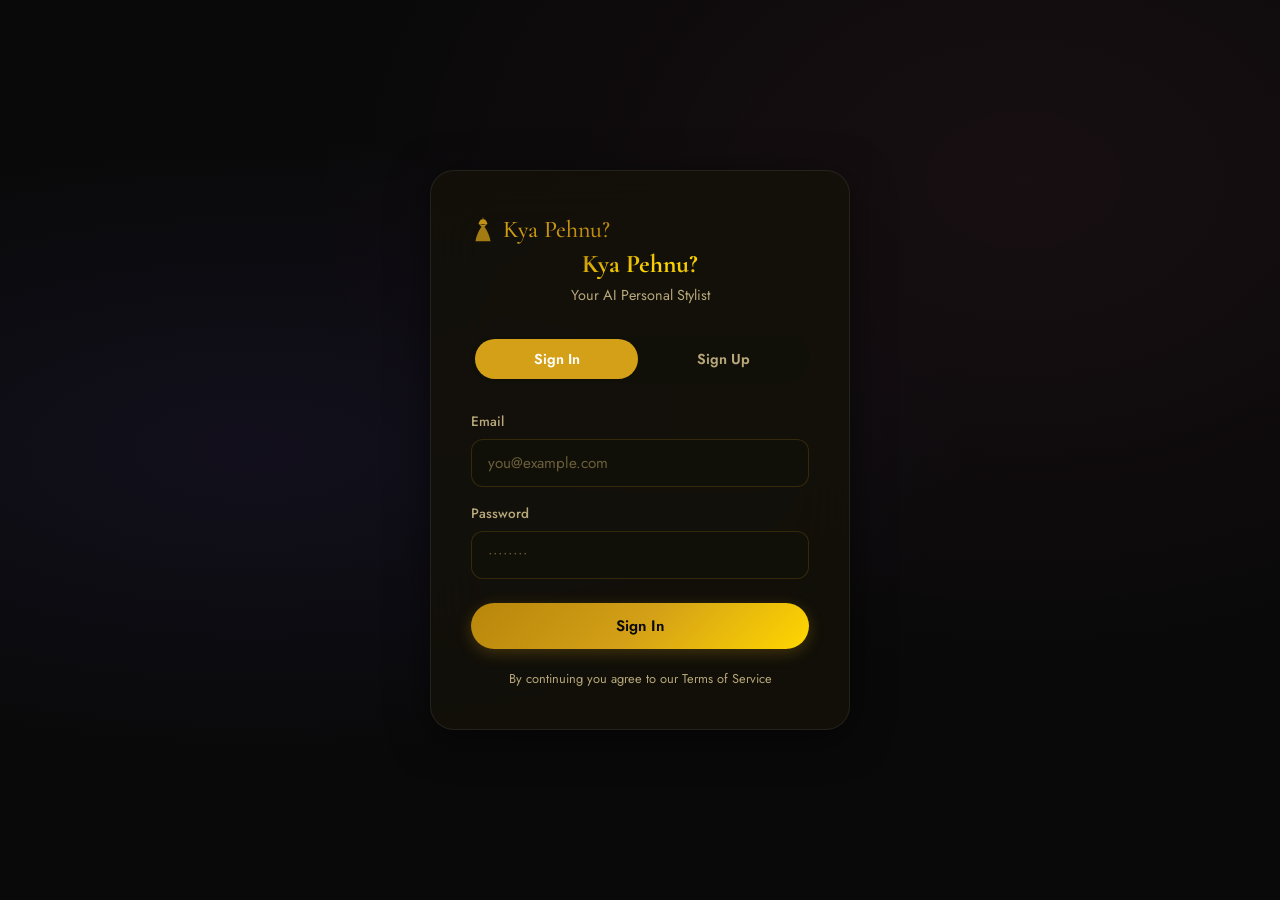
<file: frontend/login.html>
<!DOCTYPE html>
<html lang="en">
<head>
    <meta charset="UTF-8">
    <meta name="viewport" content="width=device-width, initial-scale=1.0">
    <title>Kya Pehnu?</title>
    <link rel="icon" type="image/svg+xml" href="data:image/svg+xml,<svg xmlns='http://www.w3.org/2000/svg' viewBox='0 0 64 72'><path d='M32 4 C32 4 32 8 32 9' stroke='%23D4A017' stroke-width='1.5' stroke-linecap='round'/><path d='M26 9 Q32 6 38 9' stroke='%23D4A017' stroke-width='1.5' stroke-linecap='round' fill='none'/><path d='M25 10 C23 12 21 16 20 20 L24 22 L32 20 L40 22 L44 20 C43 16 41 12 39 10 Q35 8 32 9 Q29 8 25 10Z' fill='%23D4A017' opacity='0.9'/><path d='M24 22 C24 24 26 26 28 27 L32 28 L36 27 C38 26 40 24 40 22' fill='%23D4A017' opacity='0.85'/><path d='M28 27 C24 32 14 50 12 66 L52 66 C50 50 40 32 36 27 C36 27 34 28 32 28 C30 28 28 27 28 27Z' fill='%23D4A017' opacity='0.75'/></svg>">
    <link rel="stylesheet" href="css/style.css">
</head>
<body>

<div class="auth-page">
    <div class="auth-card">
        <!-- Logo -->
        <div class="text-center" style="margin-bottom:28px">
            <a href="index.html" class="navbar-brand">
                <svg width="24" height="28" viewBox="0 0 64 72" fill="none" xmlns="http://www.w3.org/2000/svg">
                    <path d="M32 4 C32 4 32 8 32 9" stroke="var(--accent-primary)" stroke-width="1.5" stroke-linecap="round"/>
                    <path d="M26 9 Q32 6 38 9" stroke="var(--accent-primary)" stroke-width="1.5" stroke-linecap="round" fill="none"/>
                    <path d="M25 10 C23 12 21 16 20 20 L24 22 L32 20 L40 22 L44 20 C43 16 41 12 39 10 Q35 8 32 9 Q29 8 25 10Z" fill="var(--accent-primary)" opacity="0.9"/>
                    <path d="M24 22 C24 24 26 26 28 27 L32 28 L36 27 C38 26 40 24 40 22" fill="var(--accent-primary)" opacity="0.85"/>
                    <path d="M28 27 C24 32 14 50 12 66 L52 66 C50 50 40 32 36 27 C36 27 34 28 32 28 C30 28 28 27 28 27Z" fill="var(--accent-primary)" opacity="0.75"/>
                </svg>
                <span style="font-family: var(--font-display); font-weight: 500;">Kya Pehnu?</span>
            </a>
            <h2 style="font-size:1.6rem">
                <span class="text-gradient">Kya Pehnu?</span>
            </h2>
            <p class="text-muted" style="font-size:0.9rem; margin-top:4px">
                Your AI Personal Stylist
            </p>
        </div>

        <!-- Tabs -->
        <div class="auth-tabs">
            <button class="auth-tab active" data-tab="login">Sign In</button>
            <button class="auth-tab" data-tab="register">Sign Up</button>
        </div>

        <!-- Login Form -->
        <form id="loginForm">
            <div class="input-group">
                <label>Email</label>
                <input type="email" id="loginEmail" class="input" placeholder="you@example.com" required>
            </div>
            <div class="input-group">
                <label>Password</label>
                <input type="password" id="loginPassword" class="input" placeholder="••••••••" required>
            </div>
            <button type="submit" class="btn btn-primary btn-block" style="margin-top:8px">
                Sign In
            </button>
        </form>

        <!-- Register Form -->
        <form id="registerForm" style="display:none">
            <div class="input-group">
                <label>Full Name</label>
                <input type="text" id="regName" class="input" placeholder="Your name" required>
            </div>
            <div class="input-group">
                <label>Email</label>
                <input type="email" id="regEmail" class="input" placeholder="you@example.com" required>
            </div>
            <div class="input-group">
                <label>Password</label>
                <input type="password" id="regPassword" class="input" placeholder="At least 6 characters" required minlength="6">
            </div>
            <button type="submit" class="btn btn-primary btn-block" style="margin-top:8px">
                Create Account
            </button>
        </form>

        <p class="text-center text-muted" style="margin-top:20px; font-size:0.8rem">
            By continuing you agree to our Terms of Service
        </p>
    </div>
</div>

<script src="js/app.js"></script>
<script>initAuthPage();</script>
</body>
</html>
</file>
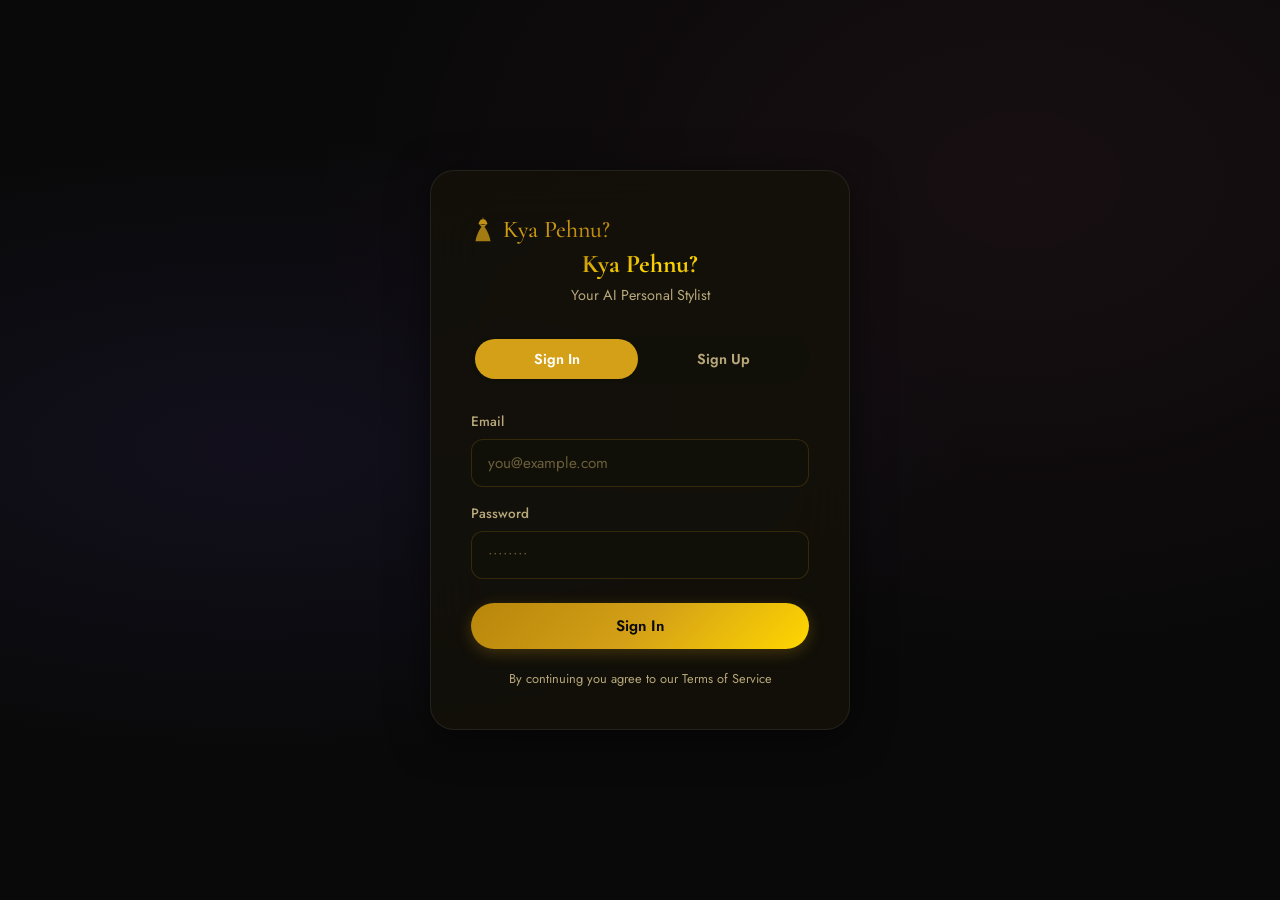
<file: frontend/occasion.html>
<!DOCTYPE html>
<html lang="en">
<head>
    <meta charset="UTF-8">
    <meta name="viewport" content="width=device-width, initial-scale=1.0">
    <title>Kya Pehnu?</title>
    <link rel="icon" type="image/svg+xml" href="data:image/svg+xml,<svg xmlns='http://www.w3.org/2000/svg' viewBox='0 0 64 72'><path d='M32 4 C32 4 32 8 32 9' stroke='%23D4A017' stroke-width='1.5' stroke-linecap='round'/><path d='M26 9 Q32 6 38 9' stroke='%23D4A017' stroke-width='1.5' stroke-linecap='round' fill='none'/><path d='M25 10 C23 12 21 16 20 20 L24 22 L32 20 L40 22 L44 20 C43 16 41 12 39 10 Q35 8 32 9 Q29 8 25 10Z' fill='%23D4A017' opacity='0.9'/><path d='M24 22 C24 24 26 26 28 27 L32 28 L36 27 C38 26 40 24 40 22' fill='%23D4A017' opacity='0.85'/><path d='M28 27 C24 32 14 50 12 66 L52 66 C50 50 40 32 36 27 C36 27 34 28 32 28 C30 28 28 27 28 27Z' fill='%23D4A017' opacity='0.75'/></svg>">
    <link rel="stylesheet" href="css/style.css">
</head>
<body>

<!-- Navbar -->
<nav class="navbar">
    <a href="index.html" class="navbar-brand">
        <svg width="24" height="28" viewBox="0 0 64 72" fill="none" xmlns="http://www.w3.org/2000/svg">
            <path d="M32 4 C32 4 32 8 32 9" stroke="var(--accent-primary)" stroke-width="1.5" stroke-linecap="round"/>
            <path d="M26 9 Q32 6 38 9" stroke="var(--accent-primary)" stroke-width="1.5" stroke-linecap="round" fill="none"/>
            <path d="M25 10 C23 12 21 16 20 20 L24 22 L32 20 L40 22 L44 20 C43 16 41 12 39 10 Q35 8 32 9 Q29 8 25 10Z" fill="var(--accent-primary)" opacity="0.9"/>
            <path d="M24 22 C24 24 26 26 28 27 L32 28 L36 27 C38 26 40 24 40 22" fill="var(--accent-primary)" opacity="0.85"/>
            <path d="M28 27 C24 32 14 50 12 66 L52 66 C50 50 40 32 36 27 C36 27 34 28 32 28 C30 28 28 27 28 27Z" fill="var(--accent-primary)" opacity="0.75"/>
        </svg>
        <span style="font-family: var(--font-display); font-weight: 500;">Kya Pehnu?</span>
    </a>
    <div class="navbar-links">
        <a href="wardrobe.html" class="nav-link">Wardrobe</a>
        <a href="occasion.html" class="nav-link">Occasions</a>
        <a href="tryon.html" class="nav-link">Try-On</a>
        <a href="favorites.html" class="nav-link">⭐</a>
        <a href="history.html" class="nav-link">📅</a>
        <a href="stats.html" class="nav-link">📊</a>
        <a href="profile.html" class="nav-link">👤</a>
        <div class="nav-avatar" id="navAvatar" onclick="window.location='profile.html'">U</div>
    </div>
</nav>

<div class="occasion-page">
    <div class="container">
        <div class="page-header">
            <div>
                <h1 style="font-size:1.8rem">What's the Occasion?</h1>
                <p class="text-muted">Pick an event and we'll find your best outfits</p>
            </div>
        </div>

        <div class="occasion-grid">
            <div class="occasion-card" data-occasion="casual" style="--card-accent: #4ecdc4">
                <div class="occ-icon">☕</div>
                <h3>Casual</h3>
                <p>Everyday comfort, running errands, hanging out</p>
            </div>

            <div class="occasion-card" data-occasion="office" style="--card-accent: #7c5cfc">
                <div class="occ-icon">💼</div>
                <h3>Office</h3>
                <p>Professional, meetings, business casual</p>
            </div>

            <div class="occasion-card" data-occasion="party" style="--card-accent: #ff6b9d">
                <div class="occ-icon">🎉</div>
                <h3>Party</h3>
                <p>Night out, celebrations, social events</p>
            </div>

            <div class="occasion-card" data-occasion="wedding" style="--card-accent: #ffd700">
                <div class="occ-icon">💒</div>
                <h3>Wedding</h3>
                <p>Ceremonies, receptions, formal celebrations</p>
            </div>

            <div class="occasion-card" data-occasion="date" style="--card-accent: #ff4757">
                <div class="occ-icon">❤️</div>
                <h3>Date Night</h3>
                <p>Dinner dates, romantic outings</p>
            </div>

            <div class="occasion-card" data-occasion="outdoor" style="--card-accent: #00b894">
                <div class="occ-icon">🏕️</div>
                <h3>Outdoor</h3>
                <p>Hikes, picnics, adventures</p>
            </div>

            <div class="occasion-card" data-occasion="formal" style="--card-accent: #a29bfe">
                <div class="occ-icon">🎩</div>
                <h3>Formal</h3>
                <p>Galas, award nights, black-tie events</p>
            </div>
        </div>
    </div>
</div>

<script src="js/app.js"></script>
<script>initOccasion();</script>
<button class="btn btn-sm btn-secondary" style=" position: fixed;
    bottom: 0;
    right: 0;
    text-align: center;
    z-index: 1000;" onclick="toggleTheme()">
    🌓
</button></body>
</html>
</file>
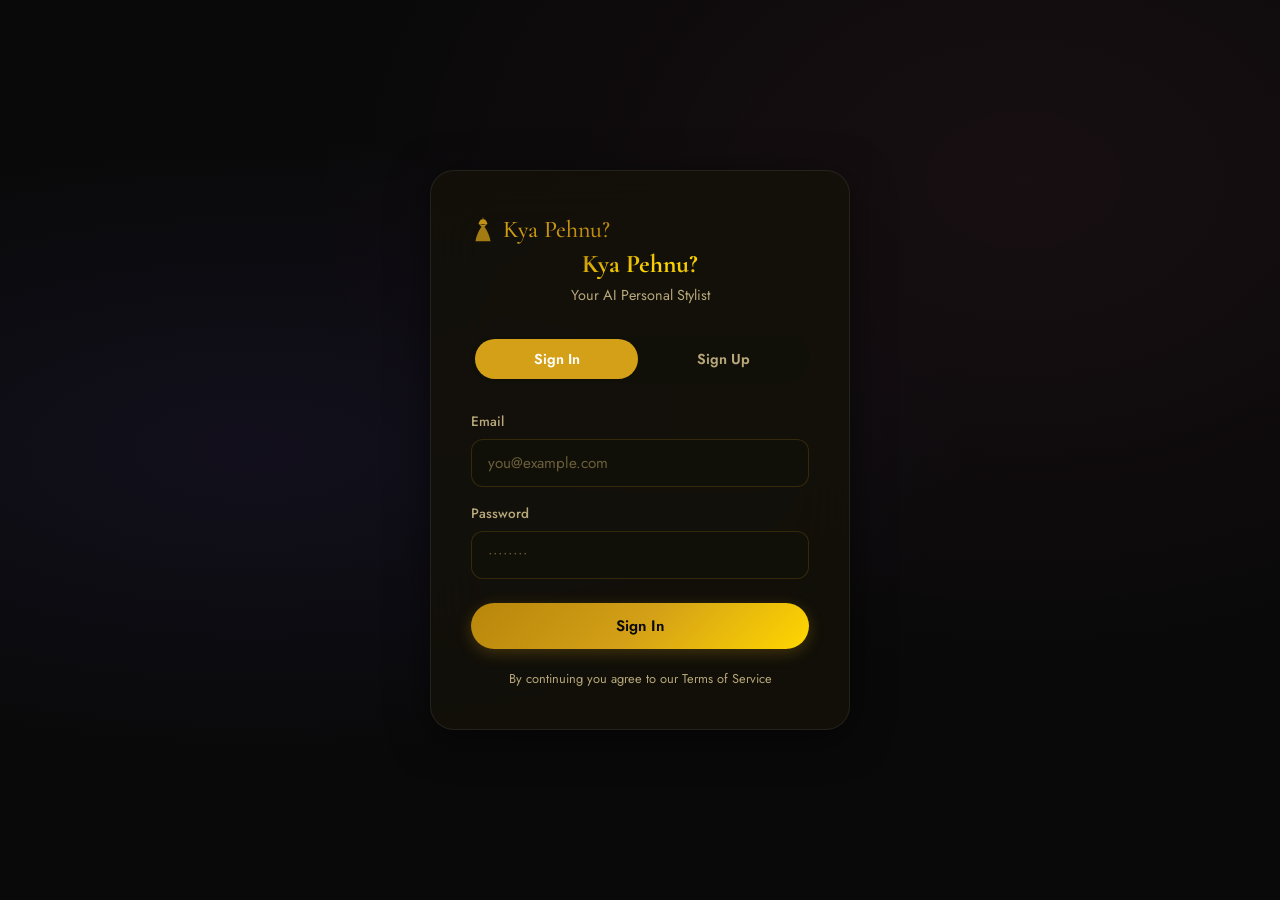
<file: frontend/onboarding.html>
<!DOCTYPE html>
<html lang="en">
<head>
    <meta charset="UTF-8">
    <meta name="viewport" content="width=device-width, initial-scale=1.0">
    <title>Kya Pehnu?</title>
    <link rel="icon" type="image/svg+xml" href="data:image/svg+xml,<svg xmlns='http://www.w3.org/2000/svg' viewBox='0 0 64 72'><path d='M32 4 C32 4 32 8 32 9' stroke='%23D4A017' stroke-width='1.5' stroke-linecap='round'/><path d='M26 9 Q32 6 38 9' stroke='%23D4A017' stroke-width='1.5' stroke-linecap='round' fill='none'/><path d='M25 10 C23 12 21 16 20 20 L24 22 L32 20 L40 22 L44 20 C43 16 41 12 39 10 Q35 8 32 9 Q29 8 25 10Z' fill='%23D4A017' opacity='0.9'/><path d='M24 22 C24 24 26 26 28 27 L32 28 L36 27 C38 26 40 24 40 22' fill='%23D4A017' opacity='0.85'/><path d='M28 27 C24 32 14 50 12 66 L52 66 C50 50 40 32 36 27 C36 27 34 28 32 28 C30 28 28 27 28 27Z' fill='%23D4A017' opacity='0.75'/></svg>">
    <link rel="stylesheet" href="css/style.css">
</head>
<body>

<div class="onboarding-page">
    <div class="onboarding-card">

        <!-- Progress -->
        <div class="progress-bar">
            <div class="progress-dot active"></div>
            <div class="progress-dot"></div>
            <div class="progress-dot"></div>
            <div class="progress-dot"></div>
        </div>

        <!-- Step 1: Gender -->
        <div class="ob-step step-content">
            <div class="text-center">
                <h2 style="margin-bottom:8px">Tell us about you</h2>
                <p class="text-muted">This helps us recommend the right styles</p>
            </div>
            <div class="option-grid" style="grid-template-columns: repeat(3, 1fr)">
                <div class="option-card" data-field="gender" data-value="female">
                    <div class="option-icon">👩</div>
                    Female
                </div>
                <div class="option-card" data-field="gender" data-value="male">
                    <div class="option-icon">👨</div>
                    Male
                </div>
                <div class="option-card" data-field="gender" data-value="other">
                    <div class="option-icon">🌈</div>
                    Other
                </div>
            </div>
        </div>

        <!-- Step 2: Body Type -->
        <div class="ob-step step-content" style="display:none">
            <div class="text-center">
                <h2 style="margin-bottom:8px">Body Type</h2>
                <p class="text-muted">Helps with fit recommendations</p>
            </div>
            <div class="option-grid" id="bodyTypeOptions">
                <div class="option-card" data-field="body_type" data-value="slim">
                    <div class="option-icon">🏃</div>
                    Slim
                </div>
                <div class="option-card" data-field="body_type" data-value="regular">
                    <div class="option-icon">🧍</div>
                    Regular
                </div>
                <div class="option-card" data-field="body_type" data-value="athletic">
                    <div class="option-icon">💪</div>
                    Athletic
                </div>
                <div class="option-card" data-field="body_type" data-value="plus">
                    <div class="option-icon">🌟</div>
                    Plus
                </div>
            </div>
        </div>

        <!-- Step 3: Skin Tone -->
        <div class="ob-step step-content" style="display:none">
            <div class="text-center">
                <h2 style="margin-bottom:8px">Skin Tone</h2>
                <p class="text-muted">For better color recommendations</p>
            </div>
            <div class="skin-swatches">
                <div class="skin-swatch" data-value="light" style="background:#FDDBB4"></div>
                <div class="skin-swatch" data-value="fair" style="background:#E8B88A"></div>
                <div class="skin-swatch" data-value="medium" style="background:#C68642"></div>
                <div class="skin-swatch" data-value="olive" style="background:#A0785A"></div>
                <div class="skin-swatch" data-value="brown" style="background:#8D5524"></div>
                <div class="skin-swatch" data-value="dark" style="background:#5C3310"></div>
            </div>
        </div>

        <!-- Step 4: Style Preferences -->
        <div class="ob-step step-content" style="display:none">
            <div class="text-center">
                <h2 style="margin-bottom:8px">Your Style</h2>
                <p class="text-muted">Pick all that describe you (optional)</p>
            </div>
            <div class="style-chips">
                <div class="style-chip" data-value="minimal">🤍 Minimal</div>
                <div class="style-chip" data-value="streetwear">🔥 Streetwear</div>
                <div class="style-chip" data-value="classic">🎩 Classic</div>
                <div class="style-chip" data-value="bohemian">🌻 Bohemian</div>
                <div class="style-chip" data-value="sporty">⚡ Sporty</div>
                <div class="style-chip" data-value="elegant">✨ Elegant</div>
                <div class="style-chip" data-value="edgy">🖤 Edgy</div>
                <div class="style-chip" data-value="preppy">📚 Preppy</div>
                <div class="style-chip" data-value="vintage">🎞️ Vintage</div>
                <div class="style-chip" data-value="artsy">🎨 Artsy</div>
            </div>
        </div>

        <!-- Navigation -->
        <div style="display:flex; justify-content:space-between; margin-top:24px">
            <button id="obPrev" class="btn btn-secondary btn-sm" style="visibility:hidden">← Back</button>
            <button id="obNext" class="btn btn-primary btn-sm">Next →</button>
        </div>
    </div>
</div>

<script src="js/app.js"></script>
<script>initOnboarding();</script>
<button class="btn btn-sm btn-secondary" style=" position: fixed;
    bottom: 0;
    right: 0;
    text-align: center;
    z-index: 1000;" onclick="toggleTheme()">
    🌓
</button></body>
</html>
</file>
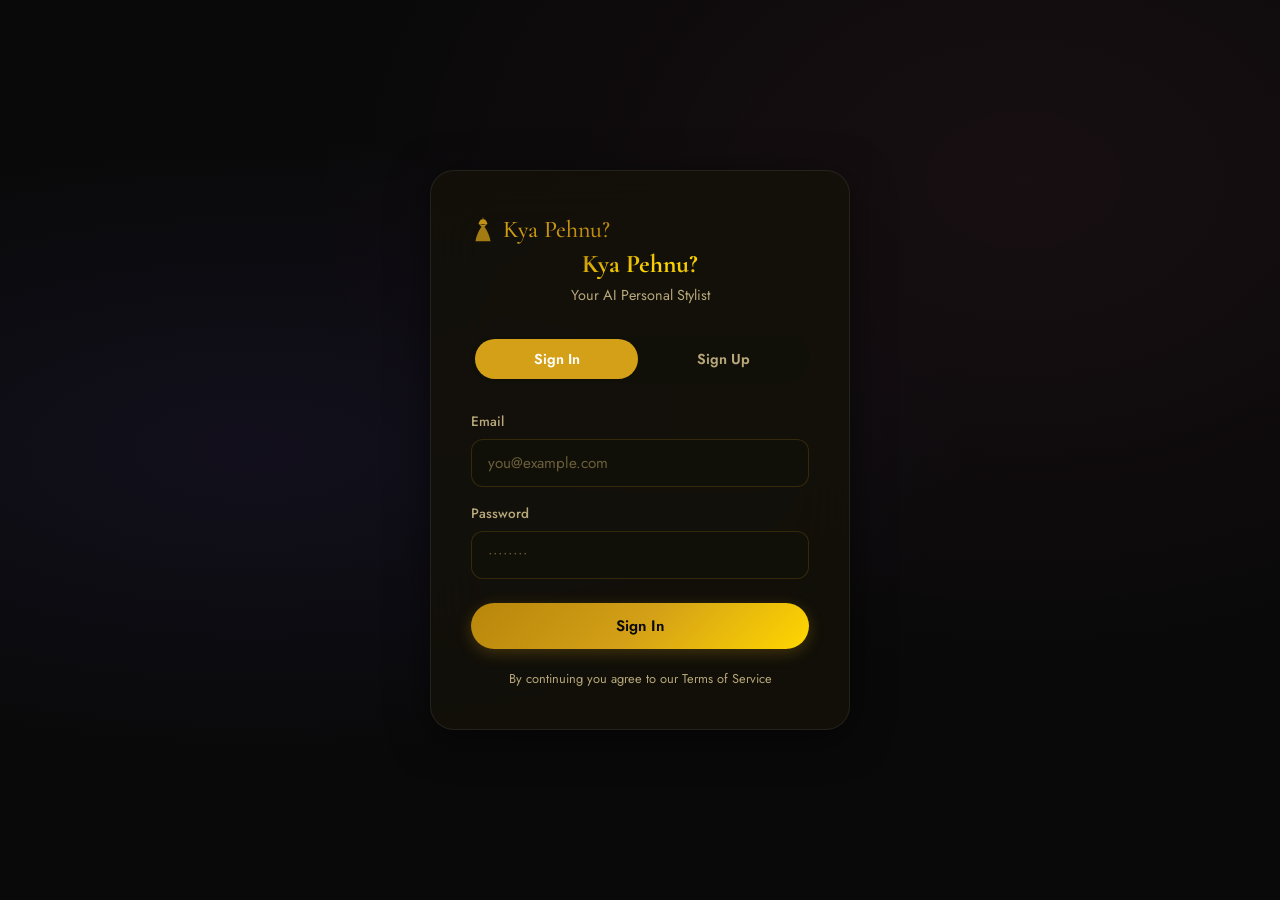
<file: frontend/outfits.html>
<!DOCTYPE html>
<html lang="en">
<head>
    <meta charset="UTF-8">
    <meta name="viewport" content="width=device-width, initial-scale=1.0">
    <title>Kya Pehnu?</title>
    <link rel="icon" type="image/svg+xml" href="data:image/svg+xml,<svg xmlns='http://www.w3.org/2000/svg' viewBox='0 0 64 72'><path d='M32 4 C32 4 32 8 32 9' stroke='%23D4A017' stroke-width='1.5' stroke-linecap='round'/><path d='M26 9 Q32 6 38 9' stroke='%23D4A017' stroke-width='1.5' stroke-linecap='round' fill='none'/><path d='M25 10 C23 12 21 16 20 20 L24 22 L32 20 L40 22 L44 20 C43 16 41 12 39 10 Q35 8 32 9 Q29 8 25 10Z' fill='%23D4A017' opacity='0.9'/><path d='M24 22 C24 24 26 26 28 27 L32 28 L36 27 C38 26 40 24 40 22' fill='%23D4A017' opacity='0.85'/><path d='M28 27 C24 32 14 50 12 66 L52 66 C50 50 40 32 36 27 C36 27 34 28 32 28 C30 28 28 27 28 27Z' fill='%23D4A017' opacity='0.75'/></svg>">
    <link rel="stylesheet" href="css/style.css">
</head>
<body>

<!-- Navbar -->
<nav class="navbar">
    <a href="index.html" class="navbar-brand">
        <svg width="24" height="28" viewBox="0 0 64 72" fill="none" xmlns="http://www.w3.org/2000/svg">
            <path d="M32 4 C32 4 32 8 32 9" stroke="var(--accent-primary)" stroke-width="1.5" stroke-linecap="round"/>
            <path d="M26 9 Q32 6 38 9" stroke="var(--accent-primary)" stroke-width="1.5" stroke-linecap="round" fill="none"/>
            <path d="M25 10 C23 12 21 16 20 20 L24 22 L32 20 L40 22 L44 20 C43 16 41 12 39 10 Q35 8 32 9 Q29 8 25 10Z" fill="var(--accent-primary)" opacity="0.9"/>
            <path d="M24 22 C24 24 26 26 28 27 L32 28 L36 27 C38 26 40 24 40 22" fill="var(--accent-primary)" opacity="0.85"/>
            <path d="M28 27 C24 32 14 50 12 66 L52 66 C50 50 40 32 36 27 C36 27 34 28 32 28 C30 28 28 27 28 27Z" fill="var(--accent-primary)" opacity="0.75"/>
        </svg>
        <span style="font-family: var(--font-display); font-weight: 500;">Kya Pehnu?</span>
    </a>
    <div class="navbar-links">
        <a href="wardrobe.html" class="nav-link">Wardrobe</a>
        <a href="occasion.html" class="nav-link">Occasions</a>
        <a href="tryon.html" class="nav-link">Try-On</a>
        <a href="favorites.html" class="nav-link">⭐</a>
        <a href="history.html" class="nav-link">📅</a>
        <a href="stats.html" class="nav-link">📊</a>
        <a href="profile.html" class="nav-link">👤</a>
        <div class="nav-avatar" id="navAvatar" onclick="window.location='profile.html'">U</div>
    </div>
</nav>

<div class="outfits-page">
    <div class="container">
        <div class="page-header">
            <div>
                <h1 style="font-size:1.8rem">
                    <span class="text-gradient" id="currentOccasion">Casual</span> Outfits
                </h1>
                <p class="text-muted">AI-ranked combinations from your wardrobe</p>
            </div>
            <a href="occasion.html" class="btn btn-secondary btn-sm">← Change Occasion</a>
        </div>

        <div class="outfit-list" id="outfitList">
            <!-- Filled by JS -->
        </div>
        <div class="text-center" style="padding:20px 0">
            <button class="btn btn-secondary" id="showMoreBtn" onclick="loadMoreOutfits()">
                🔄 Show More Outfits
            </button>
        </div>
    </div>
</div>
<script src="js/app.js"></script>
<script>initOutfits();</script>
<button class="btn btn-sm btn-secondary" style=" position: fixed;
    bottom: 0;
    right: 0;
    text-align: center;
    z-index: 1000;" onclick="toggleTheme()">
    🌓
</button></body>
</html>
</file>
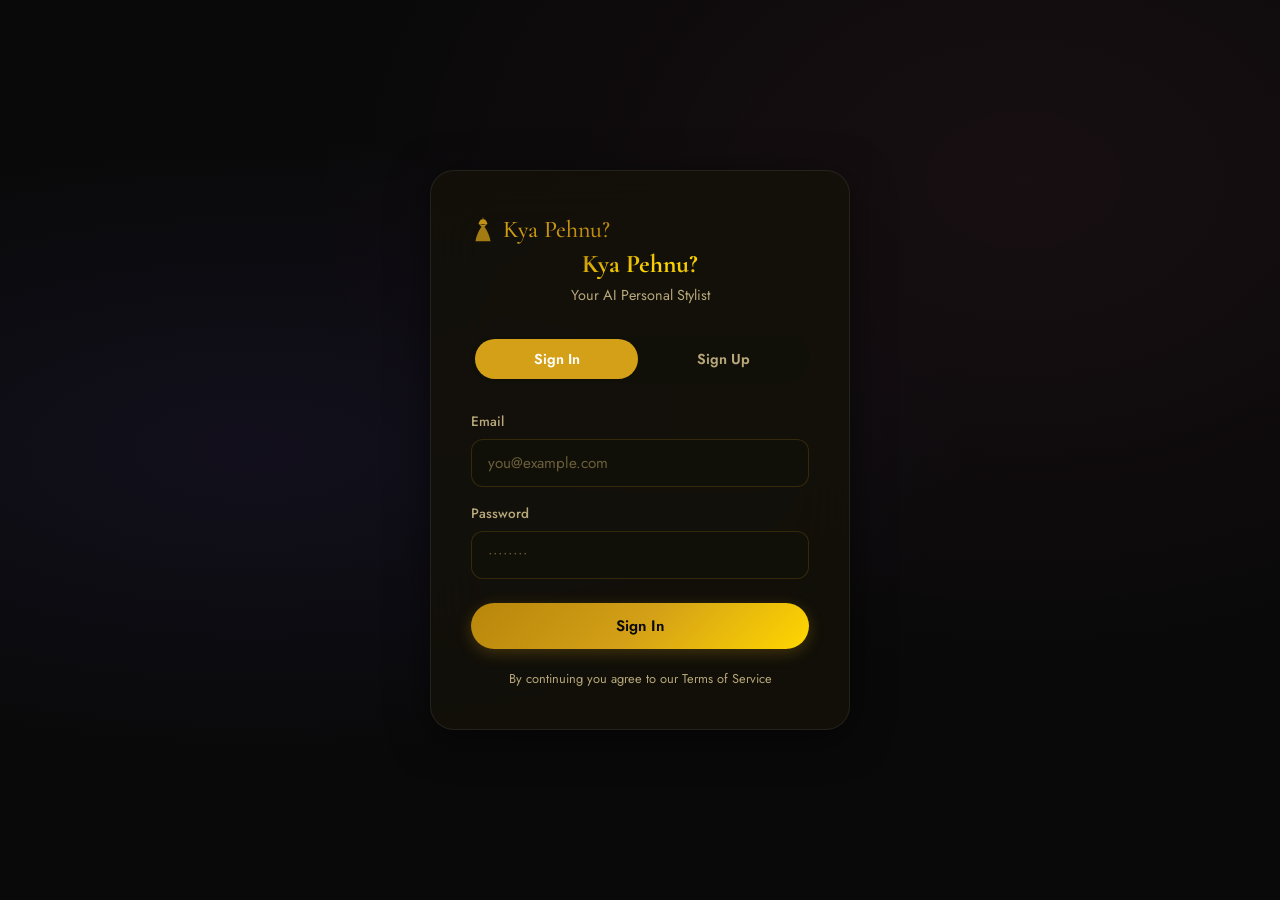
<file: frontend/profile.html>
<!DOCTYPE html>
<html lang="en">
<head>
    <meta charset="UTF-8">
    <meta name="viewport" content="width=device-width, initial-scale=1.0">
    <title>Kya Pehnu?</title>
    <link rel="icon" type="image/svg+xml" href="data:image/svg+xml,<svg xmlns='http://www.w3.org/2000/svg' viewBox='0 0 64 72'><path d='M32 4 C32 4 32 8 32 9' stroke='%23D4A017' stroke-width='1.5' stroke-linecap='round'/><path d='M26 9 Q32 6 38 9' stroke='%23D4A017' stroke-width='1.5' stroke-linecap='round' fill='none'/><path d='M25 10 C23 12 21 16 20 20 L24 22 L32 20 L40 22 L44 20 C43 16 41 12 39 10 Q35 8 32 9 Q29 8 25 10Z' fill='%23D4A017' opacity='0.9'/><path d='M24 22 C24 24 26 26 28 27 L32 28 L36 27 C38 26 40 24 40 22' fill='%23D4A017' opacity='0.85'/><path d='M28 27 C24 32 14 50 12 66 L52 66 C50 50 40 32 36 27 C36 27 34 28 32 28 C30 28 28 27 28 27Z' fill='%23D4A017' opacity='0.75'/></svg>">
    <link rel="stylesheet" href="css/style.css">
</head>
<body>

<!-- Navbar -->
<nav class="navbar">
    <a href="index.html" class="navbar-brand">
        <svg width="24" height="28" viewBox="0 0 64 72" fill="none" xmlns="http://www.w3.org/2000/svg">
            <path d="M32 4 C32 4 32 8 32 9" stroke="var(--accent-primary)" stroke-width="1.5" stroke-linecap="round"/>
            <path d="M26 9 Q32 6 38 9" stroke="var(--accent-primary)" stroke-width="1.5" stroke-linecap="round" fill="none"/>
            <path d="M25 10 C23 12 21 16 20 20 L24 22 L32 20 L40 22 L44 20 C43 16 41 12 39 10 Q35 8 32 9 Q29 8 25 10Z" fill="var(--accent-primary)" opacity="0.9"/>
            <path d="M24 22 C24 24 26 26 28 27 L32 28 L36 27 C38 26 40 24 40 22" fill="var(--accent-primary)" opacity="0.85"/>
            <path d="M28 27 C24 32 14 50 12 66 L52 66 C50 50 40 32 36 27 C36 27 34 28 32 28 C30 28 28 27 28 27Z" fill="var(--accent-primary)" opacity="0.75"/>
        </svg>
        <span style="font-family: var(--font-display); font-weight: 500;">Kya Pehnu?</span>
    </a>
    <div class="navbar-links">
        <a href="wardrobe.html" class="nav-link">Wardrobe</a>
        <a href="occasion.html" class="nav-link">Occasions</a>
        <a href="tryon.html" class="nav-link">Try-On</a>
        <a href="favorites.html" class="nav-link">⭐</a>
        <a href="history.html" class="nav-link">📅</a>
        <a href="stats.html" class="nav-link">📊</a>
        <a href="profile.html" class="nav-link">👤</a>
        <div class="nav-avatar" id="navAvatar" onclick="window.location='profile.html'">U</div>
    </div>
</nav>

<div class="profile-page">
    <div class="container" style="max-width:700px">

        <!-- Profile Header -->
        <div class="profile-header-card" style="margin-top:30px">
            <div class="profile-avatar-large" id="profileAvatar">U</div>
            <div>
                <h2 id="profileName" style="font-family:var(--font-body);font-size:1.4rem">Loading...</h2>
                <p class="text-muted" id="profileEmail">loading...</p>
                <span class="badge badge-primary" style="margin-top:8px">Free Plan</span>
            </div>
        </div>

        <!-- Stats -->
        <div class="stats-grid">
            <div class="stat-card">
                <div class="stat-value" id="statTotal">-</div>
                <div class="stat-label">Total Items</div>
            </div>
            <div class="stat-card">
                <div class="stat-value" id="statTypes">-</div>
                <div class="stat-label">Categories</div>
            </div>
            <div class="stat-card">
                <div class="stat-value" id="statColors">-</div>
                <div class="stat-label">Colors</div>
            </div>
            <div class="stat-card">
                <div class="stat-value" id="statFormality">-</div>
                <div class="stat-label">Avg Formality</div>
            </div>
            <div class="stat-card">
                <div class="stat-value" id="statCached">-</div>
                <div class="stat-label">Cached Combos</div>
            </div>
        </div>

        <!-- Settings -->
        <div class="settings-section">
            <h3>Profile Settings</h3>
            <form id="settingsForm">
                <div class="input-group">
                    <label>Full Name</label>
                    <input type="text" id="settingName" class="input" placeholder="Your name">
                </div>
                <div class="input-group">
                    <label>Gender</label>
                    <select id="settingGender" class="input">
                        <option value="">Select</option>
                        <option value="female">Female</option>
                        <option value="male">Male</option>
                        <option value="other">Other</option>
                    </select>
                </div>
                <div class="input-group">
                    <label>Body Type</label>
                    <select id="settingBody" class="input">
                        <option value="">Select</option>
                        <option value="slim">Slim</option>
                        <option value="regular">Regular</option>
                        <option value="athletic">Athletic</option>
                        <option value="curvy">Curvy</option>
                        <option value="plus">Plus</option>
                    </select>
                </div>
                <div class="input-group">
                    <label>Skin Tone</label>
                    <select id="settingSkin" class="input">
                        <option value="">Select</option>
                        <option value="light">Light</option>
                        <option value="fair">Fair</option>
                        <option value="medium">Medium</option>
                        <option value="olive">Olive</option>
                        <option value="brown">Brown</option>
                        <option value="dark">Dark</option>
                    </select>
                </div>
                <button type="submit" class="btn btn-primary" style="margin-top:8px">
                    Save Changes
                </button>
            </form>
        </div>

        <!-- Danger Zone -->
        <div class="settings-section" style="margin-top:24px; margin-bottom:60px">
            <h3>Account</h3>
            <div class="settings-row">
                <div>
                    <strong>Log Out</strong>
                    <p class="text-muted" style="font-size:0.85rem">Sign out of your account</p>
                </div>
                <button class="btn btn-sm btn-danger" onclick="logout()">Log Out</button>
            </div>
            <!-- Add this after existing settings rows -->
            <div class="settings-row">
                <div>
                    <strong>Theme</strong>
                    <p class="text-muted" style="font-size:0.85rem">Switch between dark and light mode</p>
                </div>
                
            </div>
        </div>
    </div>
</div>

<script src="js/app.js"></script>
<script>initProfile();</script>
<button class="btn btn-sm btn-secondary" style=" position: fixed;
    bottom: 0;
    right: 0;
    text-align: center;
    z-index: 1000;" onclick="toggleTheme()">
    🌓
</button></body>
</html>
</file>
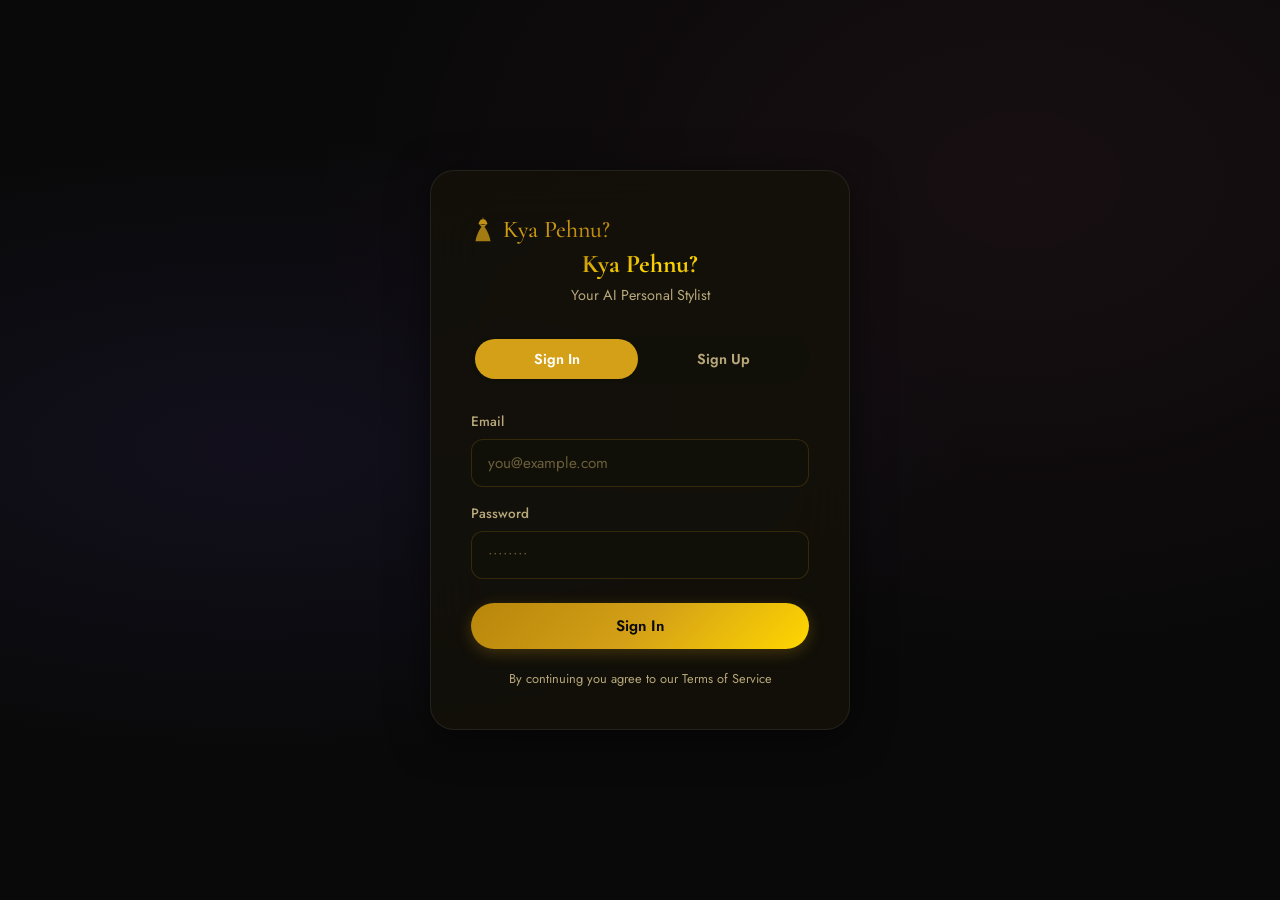
<file: frontend/stats.html>
<!DOCTYPE html>
<html lang="en">
<head>
    <meta charset="UTF-8">
    <meta name="viewport" content="width=device-width, initial-scale=1.0">
    <title>Kya Pehnu?</title>
    <link rel="icon" type="image/svg+xml" href="data:image/svg+xml,<svg xmlns='http://www.w3.org/2000/svg' viewBox='0 0 64 72'><path d='M32 4 C32 4 32 8 32 9' stroke='%23D4A017' stroke-width='1.5' stroke-linecap='round'/><path d='M26 9 Q32 6 38 9' stroke='%23D4A017' stroke-width='1.5' stroke-linecap='round' fill='none'/><path d='M25 10 C23 12 21 16 20 20 L24 22 L32 20 L40 22 L44 20 C43 16 41 12 39 10 Q35 8 32 9 Q29 8 25 10Z' fill='%23D4A017' opacity='0.9'/><path d='M24 22 C24 24 26 26 28 27 L32 28 L36 27 C38 26 40 24 40 22' fill='%23D4A017' opacity='0.85'/><path d='M28 27 C24 32 14 50 12 66 L52 66 C50 50 40 32 36 27 C36 27 34 28 32 28 C30 28 28 27 28 27Z' fill='%23D4A017' opacity='0.75'/></svg>">
    <link rel="stylesheet" href="css/style.css">
    <style>
        .stats-page { padding-top: 80px; min-height: 100vh; }

        .stats-overview {
            display: grid;
            grid-template-columns: repeat(auto-fit, minmax(140px, 1fr));
            gap: 16px;
            margin-bottom: 32px;
        }

        .stat-card-big {
            padding: 24px;
            background: var(--bg-card);
            border: 1px solid var(--border-color);
            border-radius: var(--radius-xl);
            text-align: center;
            transition: all 0.3s var(--ease-out);
            animation: fadeUp 0.5s var(--ease-out) backwards;
        }
        .stat-card-big:hover { transform: translateY(-4px); border-color: var(--border-active); }
        .stat-number {
            font-size: 2.5rem;
            font-weight: 700;
            font-family: var(--font-display);
            background: linear-gradient(135deg, var(--accent-primary), var(--accent-secondary));
            -webkit-background-clip: text; -webkit-text-fill-color: transparent;
        }
        .stat-label-big { font-size: 0.8rem; color: var(--text-secondary); margin-top: 4px; }

        .stats-section {
            background: var(--bg-card);
            border: 1px solid var(--border-color);
            border-radius: var(--radius-xl);
            padding: 24px;
            margin-bottom: 24px;
            animation: fadeUp 0.5s var(--ease-out) backwards;
        }
        .stats-section h3 {
            font-family: var(--font-body);
            font-size: 1rem;
            font-weight: 600;
            margin-bottom: 16px;
            display: flex; align-items: center; gap: 8px;
        }

        /* Bar Chart */
        .bar-chart { display: flex; flex-direction: column; gap: 10px; }
        .bar-row { display: flex; align-items: center; gap: 12px; }
        .bar-label { width: 80px; font-size: 0.8rem; color: var(--text-secondary); text-transform: capitalize; }
        .bar-track { flex: 1; height: 24px; background: var(--bg-input); border-radius: 12px; overflow: hidden; }
        .bar-fill {
            height: 100%;
            border-radius: 12px;
            display: flex;
            align-items: center;
            padding-left: 10px;
            font-size: 0.7rem;
            font-weight: 600;
            color: white;
            transition: width 1s var(--ease-out);
        }
        .bar-count { width: 30px; font-size: 0.8rem; font-weight: 600; text-align: right; }

        /* Color Palette */
        .color-palette-display {
            display: flex;
            gap: 12px;
            flex-wrap: wrap;
        }
        .palette-swatch {
            display: flex;
            flex-direction: column;
            align-items: center;
            gap: 6px;
        }
        .palette-color {
            width: 48px;
            height: 48px;
            border-radius: 50%;
            border: 3px solid var(--bg-card);
            box-shadow: 0 0 0 1px var(--border-color);
            transition: transform 0.2s var(--ease-spring);
        }
        .palette-color:hover { transform: scale(1.2); }
        .palette-name { font-size: 0.7rem; color: var(--text-secondary); text-transform: capitalize; }

        /* Insights */
        .insight-card {
            display: flex;
            align-items: flex-start;
            gap: 12px;
            padding: 14px;
            background: var(--bg-card-hover);
            border-radius: var(--radius-md);
            margin-bottom: 8px;
            font-size: 0.85rem;
            line-height: 1.4;
        }
        .insight-icon { font-size: 1.2rem; flex-shrink: 0; }

        /* Formality Meter */
        .formality-meter {
            display: flex;
            gap: 4px;
            margin-top: 8px;
        }
        .formality-segment {
            flex: 1;
            height: 32px;
            border-radius: var(--radius-sm);
            display: flex;
            align-items: center;
            justify-content: center;
            font-size: 0.7rem;
            font-weight: 600;
            transition: all 0.3s;
        }

        /* Most/Never Worn */
        .worn-grid {
            display: grid;
            grid-template-columns: repeat(auto-fill, minmax(80px, 1fr));
            gap: 8px;
        }
        .worn-item {
            position: relative;
            border-radius: var(--radius-md);
            overflow: hidden;
            border: 1px solid var(--border-color);
        }
        .worn-item img { width: 100%; aspect-ratio: 3/4; object-fit: cover; }
        .worn-badge {
            position: absolute;
            bottom: 4px;
            right: 4px;
            padding: 2px 6px;
            border-radius: var(--radius-full);
            font-size: 0.6rem;
            font-weight: 700;
        }

        .two-column {
            display: grid;
            grid-template-columns: 1fr 1fr;
            gap: 24px;
        }
        @media (max-width: 768px) { .two-column { grid-template-columns: 1fr; } }
    </style>
</head>
<body>

<nav class="navbar">
    <a href="index.html" class="navbar-brand">
        <svg width="24" height="28" viewBox="0 0 64 72" fill="none" xmlns="http://www.w3.org/2000/svg">
            <path d="M32 4 C32 4 32 8 32 9" stroke="var(--accent-primary)" stroke-width="1.5" stroke-linecap="round"/>
            <path d="M26 9 Q32 6 38 9" stroke="var(--accent-primary)" stroke-width="1.5" stroke-linecap="round" fill="none"/>
            <path d="M25 10 C23 12 21 16 20 20 L24 22 L32 20 L40 22 L44 20 C43 16 41 12 39 10 Q35 8 32 9 Q29 8 25 10Z" fill="var(--accent-primary)" opacity="0.9"/>
            <path d="M24 22 C24 24 26 26 28 27 L32 28 L36 27 C38 26 40 24 40 22" fill="var(--accent-primary)" opacity="0.85"/>
            <path d="M28 27 C24 32 14 50 12 66 L52 66 C50 50 40 32 36 27 C36 27 34 28 32 28 C30 28 28 27 28 27Z" fill="var(--accent-primary)" opacity="0.75"/>
        </svg>
        <span style="font-family: var(--font-display); font-weight: 500;">Kya Pehnu?</span>
    </a>
    <div class="navbar-links">
        <a href="wardrobe.html" class="nav-link">Wardrobe</a>
        <a href="occasion.html" class="nav-link">Occasions</a>
        <a href="tryon.html" class="nav-link">Try-On</a>
        <a href="history.html" class="nav-link">History</a>
        <a href="stats.html" class="nav-link active">Stats</a>
        <a href="profile.html" class="nav-link">Profile</a>
        <div class="nav-avatar" id="navAvatar" onclick="window.location='profile.html'">U</div>
    </div>
</nav>

<div class="stats-page">
    <div class="container">
        <div class="page-header">
            <div>
                <h1 style="font-size:1.8rem">
                    <span class="text-gradient">Wardrobe Analytics</span>
                </h1>
                <p class="text-muted">Insights about your style and wardrobe</p>
            </div>
        </div>

        <!-- Overview Stats -->
        <div class="stats-overview" id="statsOverview">
            <div class="stat-card-big" style="animation-delay:0s">
                <div class="stat-number" id="totalGarments">-</div>
                <div class="stat-label-big">Total Items</div>
            </div>
            <div class="stat-card-big" style="animation-delay:0.05s">
                <div class="stat-number" id="totalFavorites">-</div>
                <div class="stat-label-big">Favorites</div>
            </div>
            <div class="stat-card-big" style="animation-delay:0.1s">
                <div class="stat-number" id="totalOutfits">-</div>
                <div class="stat-label-big">Saved Outfits</div>
            </div>
            <div class="stat-card-big" style="animation-delay:0.15s">
                <div class="stat-number" id="totalWorn">-</div>
                <div class="stat-label-big">Times Worn</div>
            </div>
        </div>

        <!-- AI Insights -->
        <div class="stats-section" style="animation-delay:0.2s">
            <h3>🧠 AI Insights</h3>
            <div id="insightsContainer">
                <p class="text-muted">Analysing your wardrobe...</p>
            </div>
        </div>

        <div class="two-column">
            <!-- By Type -->
            <div class="stats-section" style="animation-delay:0.25s">
                <h3>👕 By Type</h3>
                <div class="bar-chart" id="typeChart">
                    <p class="text-muted">Loading...</p>
                </div>
            </div>

            <!-- By Color -->
            <div class="stats-section" style="animation-delay:0.3s">
                <h3>🎨 Your Color Palette</h3>
                <div class="color-palette-display" id="colorPalette">
                    <p class="text-muted">Loading...</p>
                </div>
            </div>
        </div>

        <div class="two-column">
            <!-- By Occasion -->
            <div class="stats-section" style="animation-delay:0.35s">
                <h3>🎯 Occasion Coverage</h3>
                <div class="bar-chart" id="occasionChart">
                    <p class="text-muted">Loading...</p>
                </div>
            </div>

            <!-- Formality -->
            <div class="stats-section" style="animation-delay:0.4s">
                <h3>📊 Formality Range</h3>
                <div id="formalityMeter">
                    <p class="text-muted">Loading...</p>
                </div>
            </div>
        </div>

        <div class="two-column" style="padding-bottom:60px">
            <!-- Most Worn -->
            <div class="stats-section" style="animation-delay:0.45s">
                <h3>🔥 Most Worn</h3>
                <div class="worn-grid" id="mostWornGrid">
                    <p class="text-muted" style="grid-column:1/-1">No wear data yet — log your outfits!</p>
                </div>
            </div>

            <!-- Never Worn -->
            <div class="stats-section" style="animation-delay:0.5s">
                <h3>🏷️ Never Worn</h3>
                <div class="worn-grid" id="neverWornGrid">
                    <p class="text-muted" style="grid-column:1/-1">Loading...</p>
                </div>
            </div>
        </div>
    </div>
</div>

<script src="js/app.js"></script>
<script>
    const colorHexMap = {
        black:'#1a1a1a', white:'#f5f5f5', navy:'#1a237e', blue:'#2196F3',
        red:'#e53935', green:'#4CAF50', yellow:'#FFC107', pink:'#E91E63',
        purple:'#9C27B0', orange:'#FF9800', brown:'#795548', grey:'#9E9E9E',
        gray:'#9E9E9E', beige:'#D4C5A9', cream:'#FFFDD0', maroon:'#800000',
        olive:'#808000', teal:'#008080', burgundy:'#800020', tan:'#D2B48C',
        'sky blue':'#87CEEB', charcoal:'#36454F', coral:'#FF7F50',
        lavender:'#E6E6FA', gold:'#FFD700', silver:'#C0C0C0'
    };

    const barColors = ['#7c5cfc','#ff6b9d','#4ecdc4','#ffd700','#00d68f','#ff9800','#e53935'];

    async function initStats() {
        if (!requireAuth()) return;
        updateNavbar();

        try {
            const stats = await api('/stats/wardrobe');
            renderStats(stats);
        } catch (err) {
            showToast(err.message, 'error');
        }
    }

    function renderStats(s) {
        // Overview
        document.getElementById('totalGarments').textContent = s.total_garments || 0;
        document.getElementById('totalFavorites').textContent = s.favorites || 0;
        document.getElementById('totalOutfits').textContent = s.saved_outfits || 0;
        document.getElementById('totalWorn').textContent = s.outfits_worn || 0;

        // Insights
        const insightsContainer = document.getElementById('insightsContainer');
        if (s.insights && s.insights.length > 0) {
            insightsContainer.innerHTML = s.insights.map(insight => `
                <div class="insight-card">
                    <span class="insight-icon">${insight.startsWith('💡') || insight.startsWith('⚠️') || insight.startsWith('📌') ? '' : '💡'}</span>
                    <span>${insight}</span>
                </div>
            `).join('');
        } else {
            insightsContainer.innerHTML = '<p class="text-muted">Upload more clothes to get insights!</p>';
        }

        // Type Chart
        renderBarChart('typeChart', s.by_type || {}, {
            top:'👕', bottom:'👖', dress:'👗', shoes:'👟', outerwear:'🧥', accessory:'💍'
        });

        // Occasion Chart
        renderBarChart('occasionChart', s.by_occasion || {}, {
            casual:'☕', office:'💼', party:'🎉', wedding:'💒', date:'❤️', outdoor:'🏕️', formal:'🎩'
        });

        // Color Palette
        const palette = document.getElementById('colorPalette');
        const colors = s.color_palette || Object.keys(s.by_color || {}).slice(0, 8);
        if (colors.length > 0) {
            palette.innerHTML = colors.map(c => `
                <div class="palette-swatch">
                    <div class="palette-color" style="background:${colorHexMap[c.toLowerCase()] || '#888'}" title="${c}"></div>
                    <span class="palette-name">${c}</span>
                    <span style="font-size:0.65rem; color:var(--text-muted)">${s.by_color?.[c] || ''}</span>
                </div>
            `).join('');
        } else {
            palette.innerHTML = '<p class="text-muted">No colors detected yet</p>';
        }

        // Formality
        const formalityContainer = document.getElementById('formalityMeter');
        const formality = s.by_formality || {};
        const fLabels = ['Very Casual','Casual','Smart Casual','Formal','Very Formal'];
        const fColors = ['#4ecdc4','#00d68f','#7c5cfc','#ff6b9d','#ffd700'];
        const maxF = Math.max(...Object.values(formality), 1);

        formalityContainer.innerHTML = `
            <div class="formality-meter">
                ${[1,2,3,4,5].map((level, i) => {
                    const count = formality[level] || 0;
                    const opacity = 0.2 + (count / maxF) * 0.8;
                    return `
                        <div class="formality-segment" 
                            style="background:${fColors[i]}; opacity:${opacity}"
                            title="${fLabels[i]}: ${count} items">
                            ${count}
                        </div>`;
                }).join('')}
            </div>
            <div style="display:flex; justify-content:space-between; margin-top:6px">
                <span style="font-size:0.65rem; color:var(--text-muted)">Casual</span>
                <span style="font-size:0.65rem; color:var(--text-muted)">Formal</span>
            </div>`;

        // Most Worn
        const mostWorn = document.getElementById('mostWornGrid');
        if (s.most_worn && s.most_worn.length > 0) {
            mostWorn.innerHTML = s.most_worn.map(item => `
                <div class="worn-item">
                    <img src="${item.image_url}" alt="${item.type}" loading="lazy">
                    <span class="worn-badge" style="background:var(--success); color:white">${item.wear_count}×</span>
                </div>
            `).join('');
        }

        // Never Worn
        const neverWorn = document.getElementById('neverWornGrid');
        if (s.never_worn && s.never_worn.length > 0) {
            neverWorn.innerHTML = s.never_worn.slice(0, 8).map(item => `
                <div class="worn-item">
                    <img src="${item.image_url}" alt="${item.type}" loading="lazy">
                    <span class="worn-badge" style="background:var(--warning); color:black">New</span>
                </div>
            `).join('');
        } else {
            neverWorn.innerHTML = '<p class="text-muted" style="grid-column:1/-1">All items have been worn! 👏</p>';
        }
    }

    function renderBarChart(containerId, data, icons) {
        const container = document.getElementById(containerId);
        const entries = Object.entries(data).sort((a,b) => b[1] - a[1]);
        const max = Math.max(...entries.map(e => e[1]), 1);

        if (entries.length === 0) {
            container.innerHTML = '<p class="text-muted">No data yet</p>';
            return;
        }

        container.innerHTML = entries.map(([key, count], i) => {
            const pct = (count / max) * 100;
            const icon = icons[key] || '';
            const color = barColors[i % barColors.length];

            return `
                <div class="bar-row">
                    <span class="bar-label">${icon} ${key}</span>
                    <div class="bar-track">
                        <div class="bar-fill" style="width:${pct}%; background:${color}">${count}</div>
                    </div>
                    <span class="bar-count">${count}</span>
                </div>`;
        }).join('');
    }

    initStats();
</script>
<button class="btn btn-sm btn-secondary" style=" position: fixed;
    bottom: 0;
    right: 0;
    text-align: center;
    z-index: 1000;" onclick="toggleTheme()">
    🌓
</button></body>
</html>
</file>
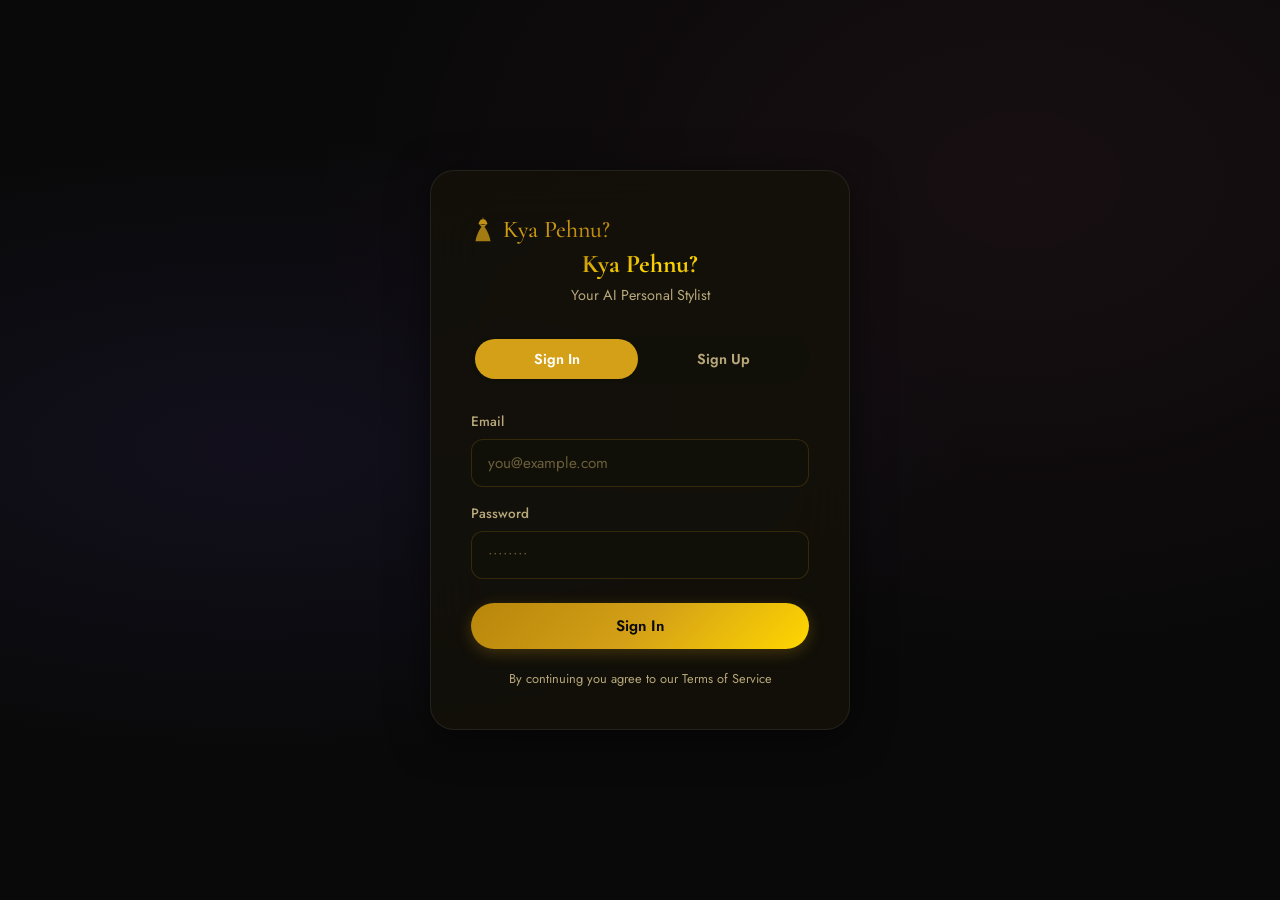
<file: frontend/tryon.html>
<!DOCTYPE html>
<html lang="en">
<head>
    <meta charset="UTF-8">
    <meta name="viewport" content="width=device-width, initial-scale=1.0">
    <title>Kya Pehnu?</title>
    <link rel="icon" type="image/svg+xml" href="data:image/svg+xml,<svg xmlns='http://www.w3.org/2000/svg' viewBox='0 0 64 72'><path d='M32 4 C32 4 32 8 32 9' stroke='%23D4A017' stroke-width='1.5' stroke-linecap='round'/><path d='M26 9 Q32 6 38 9' stroke='%23D4A017' stroke-width='1.5' stroke-linecap='round' fill='none'/><path d='M25 10 C23 12 21 16 20 20 L24 22 L32 20 L40 22 L44 20 C43 16 41 12 39 10 Q35 8 32 9 Q29 8 25 10Z' fill='%23D4A017' opacity='0.9'/><path d='M24 22 C24 24 26 26 28 27 L32 28 L36 27 C38 26 40 24 40 22' fill='%23D4A017' opacity='0.85'/><path d='M28 27 C24 32 14 50 12 66 L52 66 C50 50 40 32 36 27 C36 27 34 28 32 28 C30 28 28 27 28 27Z' fill='%23D4A017' opacity='0.75'/></svg>">
    <link rel="stylesheet" href="css/style.css">
    <script src="https://js.puter.com/v2/"></script>
    <style>
    /* ─── Premium Outfit Preview (No API needed) ─── */
    
    .outfit-preview-premium {
        display: flex;
        flex-direction: column;
        align-items: center;
        padding: 24px;
        width: 100%;
        position: relative;
    }

    /* Mannequin/silhouette background */
    .outfit-preview-premium::before {
        content: '';
        position: absolute;
        top: 50%;
        left: 50%;
        transform: translate(-50%, -50%);
        width: 220px;
        height: 90%;
        background: linear-gradient(180deg, 
            rgba(124, 92, 252, 0.03) 0%,
            rgba(124, 92, 252, 0.06) 50%,
            rgba(124, 92, 252, 0.03) 100%
        );
        border-radius: 110px 110px 60px 60px;
        z-index: 0;
    }

    /* Outfit pieces arranged like on a body */
    .body-layout {
        display: flex;
        flex-direction: column;
        align-items: center;
        gap: 4px;
        position: relative;
        z-index: 1;
    }

    .body-slot {
        position: relative;
        transition: all 0.3s var(--ease-spring);
    }

    .body-slot:hover {
        transform: scale(1.08);
        z-index: 10;
    }

    .body-slot img {
        border-radius: var(--radius-lg);
        object-fit: cover;
        box-shadow: var(--shadow-md);
        border: 2px solid var(--border-color);
        transition: all 0.3s;
    }

    .body-slot:hover img {
        border-color: var(--accent-primary);
        box-shadow: var(--shadow-glow);
    }

    /* Different sizes for different slots */
    .slot-outerwear img {
        width: 180px;
        height: 140px;
        margin-bottom: -20px;
        z-index: 3;
        position: relative;
    }

    .slot-top img {
        width: 190px;
        height: 200px;
        z-index: 2;
        position: relative;
    }

    .slot-dress img {
        width: 190px;
        height: 320px;
        z-index: 2;
    }

    .slot-bottom img {
        width: 170px;
        height: 220px;
        margin-top: -10px;
        z-index: 1;
        position: relative;
    }

    .slot-shoes img {
        width: 140px;
        height: 100px;
        margin-top: -5px;
        z-index: 0;
    }

    .slot-accessory img {
        width: 80px;
        height: 80px;
        position: absolute;
        right: -50px;
        top: 10px;
        border-radius: 50%;
        z-index: 5;
    }

    /* Slot label */
    .slot-label {
        position: absolute;
        bottom: 8px;
        left: 50%;
        transform: translateX(-50%);
        padding: 4px 12px;
        background: rgba(0, 0, 0, 0.75);
        backdrop-filter: blur(8px);
        border-radius: var(--radius-full);
        font-size: 0.7rem;
        font-weight: 600;
        white-space: nowrap;
        color: white;
        opacity: 0;
        transition: opacity 0.2s;
    }

    .body-slot:hover .slot-label {
        opacity: 1;
    }

    /* Remove button on hover */
    .slot-remove {
        position: absolute;
        top: -6px;
        right: -6px;
        width: 24px;
        height: 24px;
        border-radius: 50%;
        background: var(--danger);
        border: 2px solid var(--bg-card);
        color: white;
        font-size: 0.65rem;
        display: flex;
        align-items: center;
        justify-content: center;
        cursor: pointer;
        opacity: 0;
        transition: opacity 0.2s;
        z-index: 20;
    }

    .body-slot:hover .slot-remove {
        opacity: 1;
    }

    /* Outfit score overlay */
    .outfit-match-score {
        margin-top: 20px;
        padding: 12px 24px;
        background: var(--bg-card);
        border: 1px solid var(--border-color);
        border-radius: var(--radius-full);
        display: flex;
        align-items: center;
        gap: 10px;
        font-size: 0.85rem;
        animation: fadeUp 0.5s var(--ease-out) 0.3s both;
    }

    .match-score-bar {
        width: 100px;
        height: 6px;
        background: var(--bg-input);
        border-radius: 3px;
        overflow: hidden;
    }

    .match-score-fill {
        height: 100%;
        border-radius: 3px;
        background: linear-gradient(90deg, var(--accent-primary), var(--success));
        transition: width 1s var(--ease-out);
    }

    /* Color palette display */
    .outfit-colors {
        display: flex;
        gap: 6px;
        margin-top: 12px;
        animation: fadeUp 0.5s var(--ease-out) 0.4s both;
    }

    .outfit-color-swatch {
        width: 28px;
        height: 28px;
        border-radius: 50%;
        border: 2px solid var(--bg-card);
        box-shadow: 0 0 0 1px var(--border-color);
        transition: transform 0.2s var(--ease-spring);
    }

    .outfit-color-swatch:hover {
        transform: scale(1.2);
    }

    /* Empty slot indicator */
    .empty-slot {
        width: 170px;
        height: 100px;
        border: 2px dashed var(--border-color);
        border-radius: var(--radius-lg);
        display: flex;
        align-items: center;
        justify-content: center;
        color: var(--text-muted);
        font-size: 0.8rem;
        cursor: pointer;
        transition: all 0.2s;
    }

    .empty-slot:hover {
        border-color: var(--accent-primary);
        color: var(--accent-primary);
    }
        /* ─── Try-On Specific Styles ─── */
        .tryon-page {
            padding-top: 80px;
            min-height: 100vh;
        }

        .tryon-container {
            display: grid;
            grid-template-columns: 1fr 1fr;
            gap: 32px;
            padding: 20px 0 60px;
        }

        @media (max-width: 900px) {
            .tryon-container {
                grid-template-columns: 1fr;
            }
        }

        /* Model / Preview Area */
        .model-area {
            position: relative;
            background: var(--bg-card);
            border: 1px solid var(--border-color);
            border-radius: var(--radius-xl);
            overflow: hidden;
            min-height: 550px;
        }

        .model-silhouette {
            width: 100%;
            height: 100%;
            min-height: 550px;
            display: flex;
            flex-direction: column;
            align-items: center;
            justify-content: center;
            position: relative;
            background: linear-gradient(180deg, 
                rgba(124, 92, 252, 0.03) 0%, 
                rgba(255, 107, 157, 0.03) 100%
            );
        }

        .model-placeholder {
            text-align: center;
            color: var(--text-secondary);
        }

        .model-placeholder .silhouette-icon {
            font-size: 8rem;
            opacity: 0.3;
            line-height: 1;
        }

        .outfit-on-model {
            display: flex;
            flex-direction: column;
            align-items: center;
            gap: 12px;
            padding: 24px;
            width: 100%;
        }

        .outfit-piece-on-model {
            width: 200px;
            border-radius: var(--radius-lg);
            overflow: hidden;
            border: 2px solid var(--border-color);
            animation: fadeUp 0.5s var(--ease-out) backwards;
            transition: all var(--duration-normal);
            position: relative;
            background: var(--bg-card);
        }

        .outfit-piece-on-model:hover {
            transform: scale(1.05);
            border-color: var(--accent-primary);
            box-shadow: var(--shadow-glow);
        }

        .outfit-piece-on-model img {
            width: 100%;
            aspect-ratio: 3/4;
            object-fit: cover;
        }

        .piece-label {
            position: absolute;
            bottom: 0;
            left: 0;
            right: 0;
            padding: 8px 12px;
            background: linear-gradient(transparent, rgba(0, 0, 0, 0.8));
            font-size: 0.8rem;
            font-weight: 600;
            text-transform: capitalize;
            color: white;
        }

        .piece-order-badge {
            position: absolute;
            top: 10px;
            left: 10px;
            width: 28px;
            height: 28px;
            border-radius: 50%;
            background: var(--accent-primary);
            display: flex;
            align-items: center;
            justify-content: center;
            font-size: 0.75rem;
            font-weight: 700;
            box-shadow: var(--shadow-md);
        }

        .piece-remove-btn {
            position: absolute;
            top: 10px;
            right: 10px;
            width: 28px;
            height: 28px;
            border-radius: 50%;
            background: rgba(255, 71, 87, 0.9);
            border: none;
            color: white;
            cursor: pointer;
            display: flex;
            align-items: center;
            justify-content: center;
            font-size: 0.8rem;
            opacity: 0;
            transition: opacity var(--duration-fast);
        }

        .outfit-piece-on-model:hover .piece-remove-btn {
            opacity: 1;
        }

        /* Render Status */
        .render-status {
            position: absolute;
            top: 16px;
            right: 16px;
            z-index: 10;
        }

        /* Occasion Badge */
        .occasion-badge {
            position: absolute;
            top: 16px;
            left: 16px;
            z-index: 10;
        }

        /* Controls Panel */
        .controls-panel {
            display: flex;
            flex-direction: column;
            gap: 20px;
        }

        .control-section {
            background: var(--bg-card);
            border: 1px solid var(--border-color);
            border-radius: var(--radius-xl);
            padding: 24px;
        }

        .control-section h3 {
            font-family: var(--font-body);
            font-size: 1rem;
            font-weight: 600;
            margin-bottom: 16px;
            display: flex;
            align-items: center;
            gap: 8px;
        }

        .control-section.collapsed .garment-selector {
            display: none;
        }

        .section-toggle {
            margin-left: auto;
            background: none;
            border: none;
            color: var(--text-secondary);
            cursor: pointer;
            font-size: 0.8rem;
        }

        /* Garment Selector */
        .garment-selector {
            display: grid;
            grid-template-columns: repeat(auto-fill, minmax(75px, 1fr));
            gap: 8px;
            max-height: 200px;
            overflow-y: auto;
            padding-right: 4px;
        }

        .garment-selector::-webkit-scrollbar {
            width: 4px;
        }

        .garment-selector::-webkit-scrollbar-thumb {
            background: var(--border-color);
            border-radius: 2px;
        }

        .garment-select-item {
            position: relative;
            border-radius: var(--radius-md);
            overflow: hidden;
            border: 2px solid var(--border-color);
            cursor: pointer;
            transition: all var(--duration-fast) var(--ease-spring);
        }

        .garment-select-item:hover {
            border-color: var(--accent-primary);
            transform: scale(1.05);
        }

        .garment-select-item.selected {
            border-color: var(--accent-primary);
            box-shadow: 0 0 0 2px var(--accent-primary-glow);
        }

        .garment-select-item img {
            width: 100%;
            aspect-ratio: 3/4;
            object-fit: cover;
        }

        .garment-select-item .select-check {
            position: absolute;
            top: 4px;
            right: 4px;
            width: 20px;
            height: 20px;
            border-radius: 50%;
            background: var(--accent-primary);
            display: none;
            align-items: center;
            justify-content: center;
            font-size: 0.6rem;
            color: white;
        }

        .garment-select-item.selected .select-check {
            display: flex;
        }

        .garment-type-label {
            position: absolute;
            bottom: 0;
            left: 0;
            right: 0;
            padding: 3px 4px;
            background: rgba(0,0,0,0.7);
            font-size: 0.55rem;
            text-align: center;
            text-transform: capitalize;
            color: white;
        }

        /* Model Selection */
        .default-models {
            display: flex;
            gap: 12px;
            flex-wrap: wrap;
        }

        .default-model-option {
            text-align: center;
            cursor: pointer;
            padding: 12px;
            border-radius: var(--radius-md);
            border: 2px solid var(--border-color);
            transition: all var(--duration-fast);
            flex: 1;
            min-width: 80px;
        }

        .default-model-option:hover {
            border-color: var(--accent-primary);
        }

        .default-model-option.selected {
            border-color: var(--accent-primary);
            background: var(--accent-primary-glow);
        }

        .default-model-option .model-icon {
            font-size: 2rem;
            margin-bottom: 4px;
        }

        .default-model-option .model-label {
            font-size: 0.75rem;
            color: var(--text-secondary);
        }

        /* Outfit Info Card */
        .outfit-info-card {
            padding: 16px;
            background: rgba(124, 92, 252, 0.08);
            border-radius: var(--radius-md);
            border: 1px solid rgba(124, 92, 252, 0.2);
        }

        .outfit-info-card h4 {
            font-family: var(--font-body);
            font-size: 0.9rem;
            margin-bottom: 8px;
            color: var(--accent-primary-hover);
        }

        .outfit-info-card p {
            font-size: 0.85rem;
            color: var(--text-secondary);
            line-height: 1.5;
        }

        .outfit-info-card .styling-tip {
            margin-top: 12px;
            padding: 10px;
            background: rgba(0,0,0,0.2);
            border-radius: var(--radius-sm);
            font-size: 0.8rem;
            display: flex;
            gap: 8px;
            align-items: flex-start;
        }

        /* Complete The Look */
        .suggestion-card {
            display: flex;
            align-items: center;
            gap: 12px;
            padding: 12px;
            background: var(--bg-card-hover);
            border-radius: var(--radius-md);
            border: 1px solid var(--border-color);
            cursor: pointer;
            transition: all var(--duration-fast);
        }

        .suggestion-card:hover {
            border-color: var(--accent-primary);
            transform: translateX(4px);
        }

        .suggestion-icon {
            width: 44px;
            height: 44px;
            border-radius: var(--radius-sm);
            background: var(--bg-input);
            display: flex;
            align-items: center;
            justify-content: center;
            font-size: 1.3rem;
            flex-shrink: 0;
        }

        .suggestion-info {
            flex: 1;
        }

        .suggestion-info h4 {
            font-family: var(--font-body);
            font-size: 0.85rem;
            font-weight: 600;
        }

        .suggestion-info p {
            font-size: 0.75rem;
            color: var(--text-secondary);
        }

        .suggestion-price {
            font-weight: 600;
            font-size: 0.85rem;
            color: var(--success);
        }

        /* Quick Actions */
        .quick-actions {
            display: flex;
            gap: 8px;
            flex-wrap: wrap;
        }

        .quick-action-btn {
            padding: 8px 16px;
            background: var(--bg-card-hover);
            border: 1px solid var(--border-color);
            border-radius: var(--radius-full);
            font-size: 0.8rem;
            font-weight: 500;
            color: var(--text-primary);
            cursor: pointer;
            transition: all var(--duration-fast);
            font-family: var(--font-body);
        }

        .quick-action-btn:hover {
            border-color: var(--accent-primary);
            background: var(--accent-primary-glow);
        }

        /* Empty garment notice */
        .empty-type-notice {
            font-size: 0.8rem;
            color: var(--text-muted);
            text-align: center;
            padding: 16px;
            grid-column: 1 / -1;
        }

        /* Affiliate Links Styles */
        .affiliate-link-card {
            display: flex;
            align-items: center;
            gap: 12px;
            padding: 12px;
            background: var(--bg-card-hover);
            border: 1.5px solid var(--border-color);
            border-radius: var(--radius-md);
            transition: all var(--duration-fast);
        }

        .affiliate-link-card:hover {
            border-color: var(--accent-primary);
            background: var(--accent-primary-glow);
            transform: translateX(4px);
        }

        .affiliate-icon {
            font-size: 1.5rem;
            flex-shrink: 0;
        }

        .affiliate-info {
            flex: 1;
        }

        .affiliate-info h4 {
            color: var(--accent-primary);
        }

        /* Product Visualization Styles */
        .product-visualization-grid {
            display: grid;
            grid-template-columns: repeat(auto-fill, minmax(140px, 1fr));
            gap: 12px;
        }

        .product-card {
            position: relative;
            border-radius: var(--radius-lg);
            overflow: hidden;
            background: var(--bg-card);
            border: 1px solid var(--border-color);
            transition: all var(--duration-normal);
            cursor: pointer;
        }

        .product-card:hover {
            transform: translateY(-2px);
            box-shadow: var(--shadow-md);
            border-color: var(--accent-primary);
        }

        .product-image {
            width: 100%;
            aspect-ratio: 3/4;
            object-fit: cover;
            background: var(--bg-input);
        }

        .product-info {
            padding: 8px;
        }

        .product-name {
            font-size: 0.75rem;
            font-weight: 600;
            margin-bottom: 2px;
            color: var(--text-primary);
            line-height: 1.2;
        }

        .product-price {
            font-size: 0.7rem;
            color: var(--success);
            font-weight: 600;
        }

        .product-retailer {
            position: absolute;
            top: 6px;
            right: 6px;
            background: rgba(0, 0, 0, 0.7);
            color: white;
            padding: 2px 6px;
            border-radius: var(--radius-sm);
            font-size: 0.6rem;
            font-weight: 600;
        }

        .product-category-label {
            position: absolute;
            bottom: 6px;
            left: 6px;
            background: var(--accent-primary);
            color: var(--bg-primary);
            padding: 2px 6px;
            border-radius: var(--radius-sm);
            font-size: 0.6rem;
            font-weight: 600;
            text-transform: capitalize;
        }

        /* AI Virtual Try-On Styles */
        .ai-tryon-result {
            position: absolute;
            top: 16px;
            left: 16px;
            right: 16px;
            bottom: 16px;
            background: var(--bg-card);
            border: 2px solid var(--accent-primary);
            border-radius: var(--radius-xl);
            display: flex;
            flex-direction: column;
            overflow: hidden;
            animation: fadeUp 0.5s var(--ease-out);
        }

        .ai-result-header {
            padding: 16px 20px;
            border-bottom: 1px solid var(--border-color);
            display: flex;
            justify-content: space-between;
            align-items: center;
        }

        .ai-result-header h3 {
            font-size: 1rem;
            font-weight: 600;
            color: var(--accent-primary);
            margin: 0;
        }

        .ai-status .badge {
            font-size: 0.7rem;
        }

        .ai-result-image {
            flex: 1;
            display: flex;
            align-items: center;
            justify-content: center;
            position: relative;
            background: var(--bg-input);
        }

        .ai-result-image img {
            max-width: 100%;
            max-height: 100%;
            object-fit: contain;
            border-radius: var(--radius-lg);
        }

        .ai-result-image .loading-spinner {
            width: 60px;
            height: 60px;
            border: 4px solid var(--border-color);
            border-top: 4px solid var(--accent-primary);
            border-radius: 50%;
            animation: spin 1s linear infinite;
        }

        .ai-result-actions {
            padding: 16px 20px;
            border-top: 1px solid var(--border-color);
            display: flex;
            gap: 12px;
            justify-content: center;
        }

        .ai-result-actions .btn {
            flex: 1;
            max-width: 140px;
        }

        @keyframes spin {
            0% { transform: rotate(0deg); }
            100% { transform: rotate(360deg); }
        }
    </style>
</head>
<body>

<!-- Navbar -->
<nav class="navbar">
    <a href="index.html" class="navbar-brand">
        <svg width="24" height="28" viewBox="0 0 64 72" fill="none" xmlns="http://www.w3.org/2000/svg">
            <path d="M32 4 C32 4 32 8 32 9" stroke="var(--accent-primary)" stroke-width="1.5" stroke-linecap="round"/>
            <path d="M26 9 Q32 6 38 9" stroke="var(--accent-primary)" stroke-width="1.5" stroke-linecap="round" fill="none"/>
            <path d="M25 10 C23 12 21 16 20 20 L24 22 L32 20 L40 22 L44 20 C43 16 41 12 39 10 Q35 8 32 9 Q29 8 25 10Z" fill="var(--accent-primary)" opacity="0.9"/>
            <path d="M24 22 C24 24 26 26 28 27 L32 28 L36 27 C38 26 40 24 40 22" fill="var(--accent-primary)" opacity="0.85"/>
            <path d="M28 27 C24 32 14 50 12 66 L52 66 C50 50 40 32 36 27 C36 27 34 28 32 28 C30 28 28 27 28 27Z" fill="var(--accent-primary)" opacity="0.75"/>
        </svg>
        <span style="font-family: var(--font-display); font-weight: 500;">Kya Pehnu?</span>
    </a>
    <div class="navbar-links">
        <a href="wardrobe.html" class="nav-link">Wardrobe</a>
        <a href="occasion.html" class="nav-link">Occasions</a>
        <a href="tryon.html" class="nav-link">Try-On</a>
        <a href="favorites.html" class="nav-link">⭐</a>
        <a href="history.html" class="nav-link">📅</a>
        <a href="stats.html" class="nav-link">📊</a>
        <a href="profile.html" class="nav-link">👤</a>
        <div class="nav-avatar" id="navAvatar" onclick="window.location='profile.html'">U</div>
    </div>
</nav>

<div class="tryon-page">
    <div class="container">
        <div class="page-header">
            <div>
                <h1 style="font-size:1.8rem">
                    <span class="text-gradient">Virtual Try-On</span>
                </h1>
                <p class="text-muted" id="pageSubtitle">Select garments to preview your outfit</p>
            </div>
            <div class="quick-actions">
                <button class="quick-action-btn" onclick="clearSelection()">🗑️ Clear All</button>
                <button class="quick-action-btn" onclick="window.location='occasion.html'">🎯 Get AI Suggestions</button>
            </div>
        </div>

        <div class="tryon-container">

            <!-- LEFT: Model / Preview Area -->
            <div class="model-area" id="modelArea">
                <div class="occasion-badge" id="occasionBadge" style="display:none">
                    <span class="badge badge-primary" id="occasionText">Casual</span>
                </div>
                
                <div class="render-status">
                    <span class="badge badge-info" id="renderBadge">Preview Mode</span>
                </div>

                <!-- Empty State -->
                <div class="model-silhouette" id="emptyState">
                    <div class="model-placeholder">
                        <div class="silhouette-icon">👤</div>
                        <p style="margin-top:16px; font-size:1.1rem">Select garments to preview</p>
                        <p style="font-size:0.85rem; margin-top:4px; max-width:250px">
                            Pick items from the right panel, or 
                            <a href="occasion.html" style="color:var(--accent-primary)">get AI suggestions</a>
                        </p>
                    </div>
                </div>

                <!-- Outfit Preview -->
                <div class="outfit-on-model" id="outfitPreview" style="display:none">
                    <!-- Filled by JS -->
                </div>

                <!-- AI Virtual Try-On Result -->
                <div class="ai-tryon-result" id="aiTryonResult" style="display:none">
                    <div class="ai-result-header">
                        <h3>🤖 AI Virtual Try-On</h3>
                        <div class="ai-status" id="aiStatus">
                            <span class="badge badge-info">Generating...</span>
                        </div>
                    </div>
                    <div class="ai-result-image" id="aiResultImage">
                        <!-- AI generated image will appear here -->
                    </div>
                    <div class="ai-result-actions" id="aiResultActions" style="display:none">
                        <button class="btn btn-primary" onclick="regenerateTryon()">
                            🔄 Regenerate
                        </button>
                        <button class="btn btn-secondary" onclick="downloadTryon()">
                            📥 Download
                        </button>
                        <button class="btn btn-secondary" onclick="shareTryon()">
                            📤 Share
                        </button>
                    </div>
                </div>
            </div>

            <!-- RIGHT: Controls -->
            <div class="controls-panel">

                <!-- Outfit Info (shown when outfit is loaded from suggestions) -->
                <div class="control-section" id="outfitInfoSection" style="display:none">
                    <h3>✨ AI Recommended Outfit</h3>
                    <div class="outfit-info-card">
                        <h4 id="outfitName">Office Ready Look</h4>
                        <p id="outfitDescription">AI selected these pieces based on color harmony and occasion</p>
                        <div class="styling-tip" id="stylingTipContainer" style="display:none">
                            <span>💡</span>
                            <span id="stylingTipText"></span>
                        </div>
                    </div>
                </div>

                <!-- Model Selection (Updated) -->
                <div class="control-section">
                    <h3>👤 Model</h3>
                    <!-- Current Model Display -->
                    <div id="currentModelDisplay" style="
                        display:flex; align-items:center; gap:12px;
                        padding:12px; background:var(--bg-card-hover);
                        border-radius:var(--radius-md); margin-bottom:16px">
                        <img id="currentModelThumb" src="" alt="Model"
                            style="width:60px; height:80px; border-radius:var(--radius-sm);
                            object-fit:cover; border:2px solid var(--border-color)">
                        <div>
                            <p id="currentModelLabel" style="font-size:0.85rem; font-weight:600">Loading...</p>
                            <p id="currentModelSource" class="text-muted" style="font-size:0.75rem">Default model</p>
                        </div>
                    </div>

                    <!-- Upload Your Photo -->
                    <div style="
                        border:2px dashed var(--border-color);
                        border-radius:var(--radius-md);
                        padding:16px; text-align:center;
                        cursor:pointer; margin-bottom:12px;
                        transition: all 0.2s"
                        onclick="document.getElementById('bodyImageUpload').click()"
                        onmouseover="this.style.borderColor='var(--accent-primary)'"
                        onmouseout="this.style.borderColor='var(--border-color)'">
                        <span style="font-size:1.5rem">📸</span>
                        <p style="font-size:0.85rem; font-weight:500; margin-top:4px">Upload your full body photo</p>
                        <p class="text-muted" style="font-size:0.75rem">Optional — AI will verify it's suitable</p>
                    </div>
                    <input type="file" id="bodyImageUpload" accept="image/*" hidden>

                    <!-- Upload Status -->
                    <div id="uploadStatus" style="display:none; padding:12px;
                        border-radius:var(--radius-md); margin-bottom:12px; font-size:0.8rem">
                    </div>

                    <!-- Default Model Options -->
                    <p class="text-muted" style="font-size:0.75rem; margin-bottom:8px">Or choose a default model:</p>
                    <div class="default-models" id="modelOptions">
                        <div class="default-model-option selected" data-gender="female" onclick="useDefaultModel('female')">
                            <div class="model-icon">👩</div>
                            <div class="model-label">Female</div>
                        </div>
                        <div class="default-model-option" data-gender="male" onclick="useDefaultModel('male')">
                            <div class="model-icon">👨</div>
                            <div class="model-label">Male</div>
                        </div>
                        <div class="default-model-option" data-gender="other" onclick="useDefaultModel('other')">
                            <div class="model-icon">🧑</div>
                            <div class="model-label">Other</div>
                        </div>
                    </div>

                    <!-- Remove Custom Photo Button -->
                    <button id="removePhotoBtn" class="btn btn-sm btn-secondary btn-block"
                        style="display:none; margin-top:12px"
                        onclick="removeCustomPhoto()">
                        🗑️ Remove my photo — use default
                    </button>
                </div>

                <!-- Garment Selection by Type -->
                <div class="control-section">
                    <h3>
                        👕 Tops & Outerwear
                        <button class="section-toggle" onclick="toggleSection(this)">−</button>
                    </h3>
                    <div class="garment-selector" id="topsSelector">
                        <p class="empty-type-notice">Loading...</p>
                    </div>
                </div>

                <div class="control-section">
                    <h3>
                        👖 Bottoms
                        <button class="section-toggle" onclick="toggleSection(this)">−</button>
                    </h3>
                    <div class="garment-selector" id="bottomsSelector">
                        <p class="empty-type-notice">Loading...</p>
                    </div>
                </div>

                <div class="control-section" id="dressSection" style="display:none">
                    <h3>
                        👗 Dresses
                        <button class="section-toggle" onclick="toggleSection(this)">−</button>
                    </h3>
                    <div class="garment-selector" id="dressesSelector"></div>
                </div>

                <div class="control-section" id="shoesSection" style="display:none">
                    <h3>
                        👟 Shoes
                        <button class="section-toggle" onclick="toggleSection(this)">−</button>
                    </h3>
                    <div class="garment-selector" id="shoesSelector"></div>
                </div>

                <div class="control-section" id="accessorySection" style="display:none">
                    <h3>
                        💍 Accessories
                        <button class="section-toggle" onclick="toggleSection(this)">−</button>
                    </h3>
                    <div class="garment-selector" id="accessoriesSelector"></div>
                </div>

                <!-- Complete The Look -->
                <div class="control-section" id="suggestionsSection" style="display:none">
                    <h3>🛍️ Complete The Look</h3>
                    <div id="suggestionsContainer" style="display:flex; flex-direction:column; gap:8px">
                        <!-- Filled by JS -->
                    </div>
                </div>

                <!-- Product Visualization -->
                <div class="control-section" id="productVisualizationSection" style="display:none">
                    <h3>👀 Similar Products</h3>
                    <div id="productVisualizationContainer" style="display:flex; flex-direction:column; gap:16px">
                        <!-- Product images will be filled by JS -->
                    </div>
                    <div style="padding-top:12px; border-top:1px solid var(--border-color); margin-top:12px; font-size:0.75rem; color:var(--text-muted)">
                        💡 Click on any product to shop similar items online
                    </div>
                </div>

                <!-- Shop Outfit Online (Affiliate Links) -->
                <div class="control-section" id="affiliateSection" style="display:none">
                    <h3>🛒 Shop Now</h3>
                    <div id="affiliateLinksContainer" style="display:flex; flex-direction:column; gap:12px">
                        <!-- Filled by JS with affiliate links -->
                    </div>
                    <div style="padding-top:12px; border-top:1px solid var(--border-color); margin-top:12px; font-size:0.75rem; color:var(--text-muted)">
                        💡 We earn a small commission from affiliate links, helping us improve the app!
                    </div>
                </div>

                <!-- Save / Actions -->
                <div class="control-section" id="actionsSection" style="display:none">
                    <div style="display:flex; gap:8px">
                        <button class="btn btn-primary" style="flex:1" onclick="saveCurrentOutfit()">
                            ❤️ Save This Look
                        </button>
                        <button class="btn btn-secondary" onclick="shareOutfit()">
                            📤 Share
                        </button>
                    </div>
                </div>

            </div>
        </div>
    </div>
</div>

<script src="js/app.js"></script>
<script>
    // ━━━ Try-On Page State ━━━
    const tryonState = {
        selectedGarments: {},  // {type: garmentObj}
        modelType: 'female',
        customModelImage: null,
        allGarments: [],
        currentOccasion: null,
        outfitMeta: null,  // Store AI outfit info (name, reasoning, tip)
    };

    // ━━━ Initialize Page ━━━
    async function initTryon() {
        if (!requireAuth()) return;
        updateNavbar();

        try {
            const data = await api('/wardrobe');
            tryonState.allGarments = data.garments;
            renderGarmentSelectors();

            
            // ━━━ Load current model ━━━
            await loadCurrentModel();
            
            // ━━━ Load pre-selected garments from Outfit Suggestions ━━━
            const preSelectedIds = localStorage.getItem('styleai_tryon_garments');
            const preSelectedOccasion = localStorage.getItem('styleai_tryon_occasion');
            const outfitMeta = localStorage.getItem('styleai_tryon_meta');
            
            if (preSelectedIds) {
                console.log('Loading pre-selected outfit...');
                const garmentIds = JSON.parse(preSelectedIds);
                
                // Parse outfit metadata if available
                if (outfitMeta) {
                    tryonState.outfitMeta = JSON.parse(outfitMeta);
                }
                
                // Select each garment
                garmentIds.forEach(gid => {
                    const garment = tryonState.allGarments.find(g => g.id === gid);
                    if (garment) {
                        const type = garment.metadata.type;
                        tryonState.selectedGarments[type] = garment;
                        
                        // Mark as selected in UI
                        const element = document.querySelector(`.garment-select-item[data-id="${gid}"]`);
                        if (element) {
                            element.classList.add('selected');
                        }
                    }
                });
                
                // Set occasion
                if (preSelectedOccasion) {
                    tryonState.currentOccasion = preSelectedOccasion;
                    document.getElementById('occasionBadge').style.display = 'block';
                    document.getElementById('occasionText').textContent = 
                        preSelectedOccasion.charAt(0).toUpperCase() + preSelectedOccasion.slice(1);
                    document.getElementById('pageSubtitle').textContent = 
                        `AI-recommended outfit for ${preSelectedOccasion}`;
                }
                
                // Update preview
                updatePreview();
                
                // Show notification
                showToast(`Loaded ${garmentIds.length} pieces for ${preSelectedOccasion || 'try-on'}! 👗`, 'success');
                
                // Clear localStorage (one-time use)
                localStorage.removeItem('styleai_tryon_garments');
                localStorage.removeItem('styleai_tryon_occasion');
                localStorage.removeItem('styleai_tryon_meta');
            }
            
        } catch (err) {
            showToast(err.message, 'error');
        }

        // Model upload handler
        document.getElementById('bodyImageUpload').addEventListener('change', (e) => {
            const file = e.target.files[0];
            if (file) {
                tryonState.customModelImage = file;
                tryonState.modelType = 'custom';
                showToast('Custom model photo selected! 📸', 'success');
                document.querySelectorAll('.default-model-option').forEach(o => o.classList.remove('selected'));
            }
        });
    }

    // ━━━ Render Garment Selectors ━━━
    function renderGarmentSelectors() {
        const garments = tryonState.allGarments;

        const groups = {
            tops: garments.filter(g => g.metadata.type === 'top' || g.metadata.type === 'outerwear'),
            bottoms: garments.filter(g => g.metadata.type === 'bottom'),
            dresses: garments.filter(g => g.metadata.type === 'dress'),
            shoes: garments.filter(g => g.metadata.type === 'shoes'),
            accessories: garments.filter(g => g.metadata.type === 'accessory'),
        };

        renderSelector('topsSelector', groups.tops, 'top');
        renderSelector('bottomsSelector', groups.bottoms, 'bottom');

        if (groups.dresses.length > 0) {
            document.getElementById('dressSection').style.display = 'block';
            renderSelector('dressesSelector', groups.dresses, 'dress');
        }
        if (groups.shoes.length > 0) {
            document.getElementById('shoesSection').style.display = 'block';
            renderSelector('shoesSelector', groups.shoes, 'shoes');
        }
        if (groups.accessories.length > 0) {
            document.getElementById('accessorySection').style.display = 'block';
            renderSelector('accessoriesSelector', groups.accessories, 'accessory');
        }
    }

    function renderSelector(containerId, garments, type) {
        const container = document.getElementById(containerId);

        if (garments.length === 0) {
            container.innerHTML = `
                <p class="empty-type-notice">
                    No ${type}s yet — <a href="wardrobe.html" style="color:var(--accent-primary)">upload some</a>
                </p>`;
            return;
        }

        container.innerHTML = garments.map(g => `
            <div class="garment-select-item" 
                 data-id="${g.id}" 
                 data-type="${g.metadata.type}"
                 onclick="toggleGarment(this, '${g.id}', '${g.metadata.type}')"
                 title="${g.metadata.description || g.metadata.subtype || type}">
                <img src="${g.image_url}" alt="${g.metadata.subtype || type}" loading="lazy">
                <div class="select-check">✓</div>
                <div class="garment-type-label">${g.metadata.subtype || type}</div>
            </div>
        `).join('');
    }

    // ━━━ Toggle Section Collapse ━━━
    function toggleSection(btn) {
        const section = btn.closest('.control-section');
        section.classList.toggle('collapsed');
        btn.textContent = section.classList.contains('collapsed') ? '+' : '−';
    }

    // ━━━ Toggle Garment Selection ━━━
    function toggleGarment(element, garmentId, type) {
        const garment = tryonState.allGarments.find(g => g.id === garmentId);
        if (!garment) return;

        // Deselect other items of same type
        element.parentElement.querySelectorAll('.garment-select-item').forEach(item => {
            item.classList.remove('selected');
        });

        // Check if already selected (toggle off)
        if (tryonState.selectedGarments[type] && tryonState.selectedGarments[type].id === garmentId) {
            delete tryonState.selectedGarments[type];
            // Clear outfit meta since user is changing
            tryonState.outfitMeta = null;
        } else {
            // Select this one
            element.classList.add('selected');
            tryonState.selectedGarments[type] = garment;
            // Clear outfit meta since user is changing
            tryonState.outfitMeta = null;
        }

        // If dress selected, clear top and bottom
        if (type === 'dress') {
            delete tryonState.selectedGarments['top'];
            delete tryonState.selectedGarments['outerwear'];
            delete tryonState.selectedGarments['bottom'];
            document.querySelectorAll('#topsSelector .selected, #bottomsSelector .selected')
                .forEach(el => el.classList.remove('selected'));
        }
        // If top or bottom selected, clear dress
        if (type === 'top' || type === 'bottom' || type === 'outerwear') {
            delete tryonState.selectedGarments['dress'];
            document.querySelectorAll('#dressesSelector .selected')
                .forEach(el => el.classList.remove('selected'));
        }

        updatePreview();
    }

    // ━━━ Remove Garment from Preview ━━━
    function removeFromOutfit(type) {
        delete tryonState.selectedGarments[type];
        tryonState.outfitMeta = null;
        
        // Deselect in UI
        document.querySelectorAll(`.garment-select-item.selected`).forEach(el => {
            const gid = el.dataset.id;
            const g = tryonState.allGarments.find(g => g.id === gid);
            if (g && g.metadata.type === type) {
                el.classList.remove('selected');
            }
        });
        
        updatePreview();
    }

    // ━━━ Clear All Selection ━━━
    function clearSelection() {
        tryonState.selectedGarments = {};
        tryonState.outfitMeta = null;
        tryonState.currentOccasion = null;
        
        document.querySelectorAll('.garment-select-item.selected').forEach(el => {
            el.classList.remove('selected');
        });
        
        document.getElementById('occasionBadge').style.display = 'none';
        document.getElementById('pageSubtitle').textContent = 'Select garments to preview your outfit';
        
        updatePreview();
        showToast('Selection cleared', 'info');
    }

function updatePreview() {
    const selected = tryonState.selectedGarments;
    const count = Object.keys(selected).length;

    const emptyState = document.getElementById('emptyState');
    const preview = document.getElementById('outfitPreview');
    const infoSection = document.getElementById('outfitInfoSection');
    const suggestionsSection = document.getElementById('suggestionsSection');
    const actionsSection = document.getElementById('actionsSection');

    if (count === 0) {
        emptyState.style.display = 'flex';
        preview.style.display = 'none';
        infoSection.style.display = 'none';
        suggestionsSection.style.display = 'none';
        if (actionsSection) actionsSection.style.display = 'none';
        return;
    }

    emptyState.style.display = 'none';
    preview.style.display = 'flex';
    if (actionsSection) actionsSection.style.display = 'block';

    // Build body layout
    const slots = {
        outerwear: selected.outerwear || null,
        top: selected.top || null,
        dress: selected.dress || null,
        bottom: selected.bottom || null,
        shoes: selected.shoes || null,
        accessory: selected.accessory || null,
    };

    let bodyHTML = '<div class="outfit-preview-premium"><div class="body-layout">';

    // Render in body order
    const slotOrder = ['outerwear', 'top', 'dress', 'bottom', 'shoes'];

    for (const slotName of slotOrder) {
        const garment = slots[slotName];

        // Skip top/bottom if dress is selected
        if (slotName === 'top' && slots.dress) continue;
        if (slotName === 'bottom' && slots.dress) continue;
        // Skip dress if top or bottom selected
        if (slotName === 'dress' && (slots.top || slots.bottom)) continue;

        if (garment) {
            const meta = garment.metadata;
            const delay = slotOrder.indexOf(slotName) * 0.1;

            bodyHTML += `
                <div class="body-slot slot-${slotName}" 
                     style="animation: fadeUp 0.5s var(--ease-out) ${delay}s both">
                    <img src="${garment.image_url}" 
                         alt="${meta.subtype || meta.type}">
                    <div class="slot-label">${meta.subtype || meta.type}</div>
                    <div class="slot-remove" onclick="removeFromOutfit('${slotName}')">✕</div>
                    
                    ${slotName === 'top' && slots.accessory ? `
                        <div class="body-slot slot-accessory">
                            <img src="${slots.accessory.image_url}" 
                                 alt="${slots.accessory.metadata.subtype || 'accessory'}">
                        </div>
                    ` : ''}
                </div>
            `;
        } else if (slotName !== 'dress' && slotName !== 'outerwear') {
            // Show empty slot for missing essential items
            const labels = {
                top: '+ Add Top',
                bottom: '+ Add Bottom',
                shoes: '+ Add Shoes'
            };
            if (labels[slotName]) {
                bodyHTML += `
                    <div class="empty-slot" onclick="scrollToSelector('${slotName}')">
                        ${labels[slotName]}
                    </div>
                `;
            }
        }
    }

    bodyHTML += '</div>';

    // Color palette
    const allColors = Object.values(selected)
        .map(g => g.metadata.color || [])
        .flat()
        .filter(Boolean);

    if (allColors.length > 0) {
        bodyHTML += '<div class="outfit-colors">';
        const uniqueColors = [...new Set(allColors)];
        uniqueColors.forEach(color => {
            bodyHTML += `
                <div class="outfit-color-swatch" 
                     style="background:${getColorHex(color)}" 
                     title="${color}">
                </div>
            `;
        });
        bodyHTML += '</div>';
    }

    // Match score (simple calculation)
    const score = calculateOutfitScore(selected);
    bodyHTML += `
        <div class="outfit-match-score">
            <span>Match Score:</span>
            <div class="match-score-bar">
                <div class="match-score-fill" style="width:${score}%"></div>
            </div>
            <span style="font-weight:700; color:${score > 70 ? 'var(--success)' : 'var(--warning)'}">${score}%</span>
        </div>
    `;

    bodyHTML += '</div>';
    preview.innerHTML = bodyHTML;

    // Update render status badge
    const renderBadge = document.getElementById('renderBadge');
    const hasTop = selected.top || selected.outerwear || selected.dress;
    const hasBottom = selected.bottom || selected.dress;
    const hasShoes = selected.shoes;

    if (hasTop && hasBottom && hasShoes) {
        renderBadge.textContent = 'AI Try-On Ready';
        renderBadge.className = 'badge badge-success';
    } else {
        renderBadge.textContent = 'Select Complete Outfit';
        renderBadge.className = 'badge badge-warning';
    }

    // Update outfit info
    updateOutfitInfo(selected);
    updateSuggestions(selected);
    generateProductVisualization(selected);
    generateAffiliateLinks(selected);

    // Generate AI virtual try-on if we have complete outfit
    if (hasTop && hasBottom && hasShoes) {
        generateVirtualTryon();
    } else {
        // Hide AI result if incomplete outfit
        document.getElementById('aiTryonResult').style.display = 'none';
    }

    infoSection.style.display = 'block';
}


function scrollToSelector(type) {
    const selectorMap = {
        top: 'topsSelector',
        bottom: 'bottomsSelector',
        shoes: 'shoesSelector',
        dress: 'dressesSelector',
        accessory: 'accessoriesSelector'
    };
    const el = document.getElementById(selectorMap[type]);
    if (el) {
        el.scrollIntoView({ behavior: 'smooth', block: 'center' });
        el.parentElement.style.animation = 'none';
        setTimeout(() => {
            el.parentElement.style.animation = 'popIn 0.3s var(--ease-spring)';
        }, 10);
    }
}


function calculateOutfitScore(selected) {
    let score = 50; // Base score

    const pieces = Object.values(selected);
    if (pieces.length === 0) return 0;

    // Has top + bottom or dress = complete outfit
    const hasTop = selected.top || selected.outerwear;
    const hasBottom = selected.bottom;
    const hasDress = selected.dress;
    const hasShoes = selected.shoes;

    if ((hasTop && hasBottom) || hasDress) score += 20;
    if (hasShoes) score += 10;
    if (selected.accessory) score += 5;

    // Color harmony bonus
    const colors = pieces.map(p => p.metadata.color?.[0] || '').filter(Boolean);
    const neutrals = ['black', 'white', 'grey', 'gray', 'navy', 'beige', 'cream', 'charcoal'];
    const neutralCount = colors.filter(c => neutrals.includes(c.toLowerCase())).length;

    if (neutralCount >= colors.length - 1) score += 10; // Mostly neutrals = safe
    if (colors.length === new Set(colors).size) score += 5; // No color repeats

    return Math.min(score, 98);
}


function updateOutfitInfo(selected) {
    const pieces = Object.values(selected);
    const colors = pieces.map(g => g.metadata.color?.[0] || '').filter(Boolean);

    if (tryonState.outfitMeta) {
        document.getElementById('outfitName').textContent =
            tryonState.outfitMeta.name || 'AI Recommended Outfit';
        document.getElementById('outfitDescription').textContent =
            tryonState.outfitMeta.reasoning || `${pieces.length} pieces • Colors: ${colors.join(', ')}`;

        if (tryonState.outfitMeta.styling_tip) {
            document.getElementById('stylingTipContainer').style.display = 'flex';
            document.getElementById('stylingTipText').textContent = tryonState.outfitMeta.styling_tip;
        }
    } else {
        document.getElementById('outfitName').textContent =
            pieces.map(g => g.metadata.subtype || g.metadata.type).join(' + ');
        document.getElementById('outfitDescription').textContent =
            `${pieces.length} pieces • Colors: ${colors.join(', ') || 'Mixed'}`;
        document.getElementById('stylingTipContainer').style.display = 'none';
    }
}


// Color hex helper (reuse from app.js or define here)
function getColorHex(name) {
    const map = {
        black: '#1a1a1a', white: '#f5f5f5', navy: '#1a237e', blue: '#2196F3',
        red: '#e53935', green: '#4CAF50', yellow: '#FFC107', pink: '#E91E63',
        purple: '#9C27B0', orange: '#FF9800', brown: '#795548', grey: '#9E9E9E',
        gray: '#9E9E9E', beige: '#D4C5A9', cream: '#FFFDD0', maroon: '#800000',
        olive: '#808000', teal: '#008080', burgundy: '#800020', tan: '#D2B48C',
        'sky blue': '#87CEEB', charcoal: '#36454F', coral: '#FF7F50',
        lavender: '#E6E6FA', gold: '#FFD700', silver: '#C0C0C0',
    };
    return map[name?.toLowerCase()] || '#888';
}
    // ━━━ Complete The Look Suggestions ━━━
    function updateSuggestions(selected) {
        const container = document.getElementById('suggestionsContainer');
        const section = document.getElementById('suggestionsSection');

        const hasTop = selected.top || selected.outerwear || selected.dress;
        const hasBottom = selected.bottom || selected.dress;
        const hasShoes = selected.shoes;
        const hasAccessory = selected.accessory;

        const suggestions = [];

        if (!hasShoes && tryonState.allGarments.some(g => g.metadata.type === 'shoes')) {
            suggestions.push({
                icon: '👟',
                name: 'Add Shoes',
                description: 'Complete with matching footwear',
                type: 'wardrobe'
            });
        } else if (!hasShoes) {
            suggestions.push({
                icon: '👟',
                name: 'Get Shoes',
                description: 'Shop matching footwear',
                price: '₹1,499',
                type: 'shop'
            });
        }

        if (!hasAccessory && tryonState.allGarments.some(g => g.metadata.type === 'accessory')) {
            suggestions.push({
                icon: '⌚',
                name: 'Add Accessory',
                description: 'Elevate with accessories',
                type: 'wardrobe'
            });
        }

        if (!hasTop && !selected.dress) {
            suggestions.push({
                icon: '👕',
                name: 'Add a Top',
                description: 'Select from your wardrobe',
                type: 'wardrobe'
            });
        }

        if (!hasBottom && !selected.dress) {
            suggestions.push({
                icon: '👖',
                name: 'Add Bottoms',
                description: 'Select from your wardrobe',
                type: 'wardrobe'
            });
        }

        if (suggestions.length === 0) {
            section.style.display = 'block';
            container.innerHTML = `
                <div class="suggestion-card" style="border-color: var(--success); background: rgba(0,214,143,0.05)">
                    <div class="suggestion-icon">✅</div>
                    <div class="suggestion-info">
                        <h4 style="color: var(--success)">Outfit Complete!</h4>
                        <p>This look has all the essentials</p>
                    </div>
                </div>
            `;
            return;
        }

        section.style.display = 'block';
        container.innerHTML = suggestions.map(s => `
            <div class="suggestion-card" onclick="${s.type === 'shop' ? 'showToast(\'Shop feature coming soon!\', \'info\')' : ''}">
                <div class="suggestion-icon">${s.icon}</div>
                <div class="suggestion-info">
                    <h4>${s.name}</h4>
                    <p>${s.description}</p>
                </div>
                ${s.price ? `<div class="suggestion-price">${s.price}</div>` : ''}
            </div>
        `).join('');
    }

    // ━━━ Generate Affiliate Links ━━━
    function generateAffiliateLinks(selected) {
        const container = document.getElementById('affiliateLinksContainer');
        const section = document.getElementById('affiliateSection');

        const hasItems = Object.keys(selected).length > 0;

        if (!hasItems) {
            section.style.display = 'none';
            return;
        }

        // Analyze outfit for targeted searches
        const outfitAnalysis = analyzeOutfitForShopping(selected);

        // Define affiliate link structure with targeted searches
        const affiliateLinks = [
            {
                name: 'Amazon Fashion',
                icon: '🛍️',
                baseUrl: 'https://www.amazon.com/s',
                description: outfitAnalysis.amazonDesc,
                searchQuery: outfitAnalysis.amazonQuery,
                affiliate: 'amazon'
            },
            {
                name: 'ASOS',
                icon: '💫',
                baseUrl: 'https://www.asos.com/search',
                description: outfitAnalysis.asosDesc,
                searchQuery: outfitAnalysis.asosQuery,
                affiliate: 'asos'
            },
            {
                name: 'Myntra',
                icon: '👗',
                baseUrl: 'https://www.myntra.com',
                description: outfitAnalysis.myntraDesc,
                searchQuery: outfitAnalysis.myntraQuery,
                affiliate: 'myntra'
            },
            {
                name: 'Zara',
                icon: '⭐',
                baseUrl: 'https://www.zara.com/in/en/search',
                description: outfitAnalysis.zaraDesc,
                searchQuery: outfitAnalysis.zaraQuery,
                affiliate: 'zara'
            },
            {
                name: 'H&M',
                icon: '🏷️',
                baseUrl: 'https://www2.hm.com/en_in/search-results.html',
                description: outfitAnalysis.hmDesc,
                searchQuery: outfitAnalysis.hmQuery,
                affiliate: 'hm'
            }
        ];

        section.style.display = 'block';

        const linksHTML = affiliateLinks.map(link => {
            const fullUrl = `${link.baseUrl}?q=${encodeURIComponent(link.searchQuery)}&utm_source=kyapehnu&utm_medium=app&utm_campaign=tryon`;
            return `
                <a href="${fullUrl}"
                   target="_blank" rel="noopener noreferrer"
                   style="text-decoration:none">
                    <div class="affiliate-link-card">
                        <div class="affiliate-icon">${link.icon}</div>
                        <div class="affiliate-info">
                            <h4 style="margin:0; font-size:0.9rem; font-weight:600">${link.name}</h4>
                            <p style="margin:4px 0 0; font-size:0.75rem; color:var(--text-muted)">${link.description}</p>
                        </div>
                        <span style="margin-left:auto; color:var(--accent-primary); font-size:1.2rem">→</span>
                    </div>
                </a>
            `;
        }).join('');

        container.innerHTML = linksHTML;
    }

    // ━━━ Generate Product Visualization ━━━
    function generateProductVisualization(selected) {
        const container = document.getElementById('productVisualizationContainer');
        const section = document.getElementById('productVisualizationSection');

        const hasItems = Object.keys(selected).length > 0;

        if (!hasItems) {
            section.style.display = 'none';
            return;
        }

        // Get product recommendations based on selected garments
        const productRecommendations = getProductRecommendations(selected);

        section.style.display = 'block';

        if (productRecommendations.length === 0) {
            container.innerHTML = `
                <div style="text-align:center; padding:20px; color:var(--text-muted); font-size:0.85rem">
                    No similar products found for this combination
                </div>
            `;
            return;
        }

        // Group products by category for better organization
        const productsByCategory = {};
        productRecommendations.forEach(product => {
            if (!productsByCategory[product.category]) {
                productsByCategory[product.category] = [];
            }
            productsByCategory[product.category].push(product);
        });

        let html = '';
        Object.keys(productsByCategory).forEach(category => {
            const products = productsByCategory[category];
            html += `
                <div class="product-category-section">
                    <h4 style="font-size:0.9rem; font-weight:600; margin-bottom:8px; color:var(--accent-primary); text-transform:capitalize">
                        ${category} Options
                    </h4>
                    <div class="product-visualization-grid">
                        ${products.map(product => `
                            <div class="product-card" onclick="openProductLink('${product.affiliateLink}')">
                                <img src="${product.image}" alt="${product.name}" class="product-image" loading="lazy">
                                <div class="product-retailer">${product.retailer}</div>
                                <div class="product-category-label">${product.category}</div>
                                <div class="product-info">
                                    <div class="product-name">${product.name}</div>
                                    <div class="product-price">${product.price}</div>
                                </div>
                            </div>
                        `).join('')}
                    </div>
                </div>
            `;
        });

        container.innerHTML = html;
    }

    // ━━━ Get Product Recommendations ━━━
    function getProductRecommendations(selected) {
        const garments = Object.values(selected);
        const recommendations = [];

        // Product database - in a real app, this would come from an API
        const productDatabase = {
            tops: [
                {
                    id: 1,
                    name: 'Cotton Crew Neck T-Shirt',
                    price: '₹899',
                    image: 'https://images.unsplash.com/photo-1521572163474-6864f9cf17ab?w=300&h=400&fit=crop',
                    category: 'tops',
                    retailer: 'Myntra',
                    affiliateLink: 'https://www.myntra.com/tshirts?sort=popularity&utm_source=kyapehnu'
                },
                {
                    id: 2,
                    name: 'Striped Polo Shirt',
                    price: '₹1,299',
                    image: 'https://images.unsplash.com/photo-1586790170083-2f9ceadc732d?w=300&h=400&fit=crop',
                    category: 'tops',
                    retailer: 'ASOS',
                    affiliateLink: 'https://www.asos.com/search/?q=polo+shirt&utm_source=kyapehnu'
                },
                {
                    id: 3,
                    name: 'Oversized Blouse',
                    price: '₹1,599',
                    image: 'https://images.unsplash.com/photo-1595777457583-95e059d581b8?w=300&h=400&fit=crop',
                    category: 'tops',
                    retailer: 'Zara',
                    affiliateLink: 'https://www.zara.com/in/en/search?searchTerm=blouse&utm_source=kyapehnu'
                }
            ],
            outerwear: [
                {
                    id: 4,
                    name: 'Denim Jacket',
                    price: '₹2,999',
                    image: 'https://images.unsplash.com/photo-1551537482-f2075a1d41f2?w=300&h=400&fit=crop',
                    category: 'outerwear',
                    retailer: 'H&M',
                    affiliateLink: 'https://www2.hm.com/en_in/search-results.html?q=denim+jacket&utm_source=kyapehnu'
                },
                {
                    id: 5,
                    name: 'Leather Biker Jacket',
                    price: '₹4,999',
                    image: 'https://images.unsplash.com/photo-1551028719-00167b16eac5?w=300&h=400&fit=crop',
                    category: 'outerwear',
                    retailer: 'Amazon',
                    affiliateLink: 'https://www.amazon.com/s?k=leather+biker+jacket&utm_source=kyapehnu'
                }
            ],
            bottoms: [
                {
                    id: 6,
                    name: 'High-Waist Jeans',
                    price: '₹1,899',
                    image: 'https://images.unsplash.com/photo-1542272604-787c3835535d?w=300&h=400&fit=crop',
                    category: 'bottoms',
                    retailer: 'Myntra',
                    affiliateLink: 'https://www.myntra.com/jeans-women?sort=popularity&utm_source=kyapehnu'
                },
                {
                    id: 7,
                    name: 'Tailored Trousers',
                    price: '₹2,199',
                    image: 'https://images.unsplash.com/photo-1594633312681-425c7b97ccd1?w=300&h=400&fit=crop',
                    category: 'bottoms',
                    retailer: 'Zara',
                    affiliateLink: 'https://www.zara.com/in/en/search?searchTerm=trousers&utm_source=kyapehnu'
                },
                {
                    id: 8,
                    name: 'Cargo Pants',
                    price: '₹1,699',
                    image: 'https://images.unsplash.com/photo-1473966968600-fa801b869a1a?w=300&h=400&fit=crop',
                    category: 'bottoms',
                    retailer: 'H&M',
                    affiliateLink: 'https://www2.hm.com/en_in/search-results.html?q=cargo+pants&utm_source=kyapehnu'
                }
            ],
            shoes: [
                {
                    id: 9,
                    name: 'White Sneakers',
                    price: '₹2,499',
                    image: 'https://images.unsplash.com/photo-1549298916-b41d501d3772?w=300&h=400&fit=crop',
                    category: 'shoes',
                    retailer: 'ASOS',
                    affiliateLink: 'https://www.asos.com/search/?q=white+sneakers&utm_source=kyapehnu'
                },
                {
                    id: 10,
                    name: 'Ankle Boots',
                    price: '₹3,299',
                    image: 'https://images.unsplash.com/photo-1544966503-7cc5ac882d5e?w=300&h=400&fit=crop',
                    category: 'shoes',
                    retailer: 'Myntra',
                    affiliateLink: 'https://www.myntra.com/boots-women?sort=popularity&utm_source=kyapehnu'
                }
            ],
            dresses: [
                {
                    id: 11,
                    name: 'Midi Dress',
                    price: '₹2,499',
                    image: 'https://images.unsplash.com/photo-1595777457583-95e059d581b8?w=300&h=400&fit=crop',
                    category: 'dresses',
                    retailer: 'Zara',
                    affiliateLink: 'https://www.zara.com/in/en/woman/dresses/?utm_source=kyapehnu'
                },
                {
                    id: 12,
                    name: 'Maxi Dress',
                    price: '₹1,999',
                    image: 'https://images.unsplash.com/photo-1572804013309-59a88b7e92f1?w=300&h=400&fit=crop',
                    category: 'dresses',
                    retailer: 'H&M',
                    affiliateLink: 'https://www2.hm.com/en_in/women/dresses/maxidresses.html?utm_source=kyapehnu'
                }
            ]
        };

        // Get categories from selected garments
        const selectedCategories = garments.map(g => {
            const type = g.metadata.type?.toLowerCase() || '';
            if (type.includes('top') || type.includes('shirt') || type.includes('blouse') || type.includes('sweater')) return 'tops';
            if (type.includes('jacket') || type.includes('coat') || type.includes('blazer')) return 'outerwear';
            if (type.includes('pant') || type.includes('jeans') || type.includes('skirt') || type.includes('short')) return 'bottoms';
            if (type.includes('shoe') || type.includes('boot') || type.includes('sneaker')) return 'shoes';
            if (type.includes('dress')) return 'dresses';
            return null;
        }).filter(Boolean);

        // Get recommendations for each selected category
        selectedCategories.forEach(category => {
            if (productDatabase[category]) {
                // Get 2-3 products per category
                const categoryProducts = productDatabase[category];
                const numToShow = Math.min(3, categoryProducts.length);
                const selectedProducts = categoryProducts.slice(0, numToShow);
                recommendations.push(...selectedProducts);
            }
        });

        // If no specific matches, show some general recommendations
        if (recommendations.length === 0) {
            recommendations.push(...productDatabase.tops.slice(0, 2));
            recommendations.push(...productDatabase.bottoms.slice(0, 2));
        }

        return recommendations.slice(0, 12); // Limit to 12 products max
    }

    // ━━━ Open Product Link ━━━
    function openProductLink(url) {
        window.open(url, '_blank', 'noopener,noreferrer');
    }

    // ━━━ AI Virtual Try-On ━━━
    async function generateVirtualTryon() {
        const selected = tryonState.selectedGarments;

        // Check if puter.js is loaded
        if (typeof puter === 'undefined' || !puter.ai) {
            console.error('Puter.js not loaded or AI not available');
            showToast('AI service not available. Please check your internet connection.', 'error');
            return;
        }

        // Check if we have the required garments (top, bottom, shoes)
        const hasTop = selected.top || selected.outerwear || selected.dress;
        const hasBottom = selected.bottom || selected.dress;
        const hasShoes = selected.shoes;

        if (!hasTop || !hasBottom || !hasShoes) {
            return; // Don't generate if missing essential pieces
        }

        // Check cache first
        const cacheKey = generateCacheKey(selected);
        const cachedResult = localStorage.getItem(`tryon_cache_${cacheKey}`);
        if (cachedResult) {
            displayCachedResult(JSON.parse(cachedResult));
            return;
        }

        // Show AI result section
        const aiResult = document.getElementById('aiTryonResult');
        const aiStatus = document.getElementById('aiStatus');
        const aiResultImage = document.getElementById('aiResultImage');
        const aiResultActions = document.getElementById('aiResultActions');

        aiResult.style.display = 'flex';
        aiStatus.innerHTML = '<span class="badge badge-info">Generating...</span>';
        aiResultImage.innerHTML = '<div class="loading-spinner"></div>';
        aiResultActions.style.display = 'none';

        try {
            // Get model image
            const modelImageUrl = await getModelImageUrl();

            // Get garment images
            const garmentImages = await getGarmentImages(selected);

            if (garmentImages.length < 3) {
                throw new Error('Need at least top, bottom, and shoes for virtual try-on');
            }

            // Generate AI try-on using puter.js
            console.log('Available puter.ai methods:', Object.keys(puter.ai));

            // Check if img2img method exists, otherwise fall back to txt2img with detailed prompt
            let result;
            if (puter.ai.img2img) {
                result = await puter.ai.img2img({
                    prompt: `Dress the model in the provided clothing while preserving the model's face, body shape, pose, and background. Ensure the garments fit naturally with correct proportions, realistic fabric draping, folds, and textures. Align the top, bottom, and shoes accurately to the body with proper perspective and seamless blending.

Match the original lighting, shadows, and color tones so the outfit looks naturally worn in the scene. Ensure the shoes are correctly positioned on the feet with realistic ground contact.

Photorealistic, high resolution, sharp focus, detailed textures, natural skin tones, no distortion.

Negative prompt: blurry, distorted body, extra limbs, bad anatomy, misaligned clothing, floating garments, unrealistic fabric, poor lighting, warped textures, low resolution, artifacts.`,
                    image: modelImageUrl,
                    strength: 0.8,
                    steps: 20,
                    guidance_scale: 7.5
                });
            } else {
                // Fallback to txt2img with detailed description
                const topName = selected.top?.name || selected.outerwear?.name || selected.dress?.name || 'casual top';
                const bottomName = selected.bottom?.name || selected.dress?.name || 'casual bottom';
                const shoesName = selected.shoes?.name || 'casual shoes';

                const detailedPrompt = `Photorealistic fashion model wearing: ${topName}, ${bottomName}, ${shoesName}. High resolution, detailed textures, realistic lighting, professional fashion photography style.`;

                const imageElement = await puter.ai.txt2img(detailedPrompt, false);
                result = { image_url: imageElement.src };
            }

            // Display result
            aiResultImage.innerHTML = `<img src="${result.image_url}" alt="AI Virtual Try-On" style="max-width:100%; max-height:100%;">`;
            aiStatus.innerHTML = '<span class="badge badge-success">Generated!</span>';
            aiResultActions.style.display = 'flex';

            // Cache the result
            const cacheData = {
                imageUrl: result.image_url,
                timestamp: Date.now(),
                garments: selected
            };
            localStorage.setItem(`tryon_cache_${cacheKey}`, JSON.stringify(cacheData));

        } catch (error) {
            console.error('Virtual try-on error:', error);
            aiStatus.innerHTML = '<span class="badge badge-danger">Failed</span>';
            aiResultImage.innerHTML = `
                <div style="text-align:center; color:var(--text-muted); padding:20px;">
                    <div style="font-size:2rem; margin-bottom:10px;">😞</div>
                    <p>Failed to generate virtual try-on</p>
                    <p style="font-size:0.8rem;">${error.message}</p>
                </div>
            `;
        }
    }

    // ━━━ Get Model Image URL ━━━
    async function getModelImageUrl() {
        if (tryonState.customModelImage) {
            // Convert file to data URL
            return new Promise((resolve) => {
                const reader = new FileReader();
                reader.onload = () => resolve(reader.result);
                reader.readAsDataURL(tryonState.customModelImage);
            });
        } else {
            // Use default male model
            const modelPath = 'models/male_light.jpg';
            // Convert to full URL
            return `${window.location.origin}/${modelPath}`;
        }
    }

    // ━━━ Get Garment Images ━━━
    async function getGarmentImages(selected) {
        const images = [];

        // Priority: top/outerwear/dress -> bottom -> shoes
        const garments = [
            selected.top || selected.outerwear || selected.dress,
            selected.bottom || selected.dress,
            selected.shoes
        ].filter(Boolean);

        for (const garment of garments) {
            if (garment) {
                images.push(garment.image_url);
            }
        }

        return images;
    }

    // ━━━ Generate Cache Key ━━━
    function generateCacheKey(selected) {
        const garmentIds = Object.values(selected)
            .filter(g => g)
            .map(g => g.id)
            .sort()
            .join('_');
        const modelType = tryonState.customModelImage ? 'custom' : 'default';
        return `${modelType}_${garmentIds}`;
    }

    // ━━━ Display Cached Result ━━━
    function displayCachedResult(cachedData) {
        const aiResult = document.getElementById('aiTryonResult');
        const aiStatus = document.getElementById('aiStatus');
        const aiResultImage = document.getElementById('aiResultImage');
        const aiResultActions = document.getElementById('aiResultActions');

        aiResult.style.display = 'flex';
        aiStatus.innerHTML = '<span class="badge badge-success">From Cache</span>';
        aiResultImage.innerHTML = `<img src="${cachedData.imageUrl}" alt="AI Virtual Try-On" style="max-width:100%; max-height:100%;">`;
        aiResultActions.style.display = 'flex';
    }

    // ━━━ Regenerate Try-On ━━━
    function regenerateTryon() {
        // Clear cache for current combination
        const selected = tryonState.selectedGarments;
        const cacheKey = generateCacheKey(selected);
        localStorage.removeItem(`tryon_cache_${cacheKey}`);

        // Regenerate
        generateVirtualTryon();
    }

    // ━━━ Download Try-On ━━━
    function downloadTryon() {
        const img = document.querySelector('#aiResultImage img');
        if (img) {
            const link = document.createElement('a');
            link.href = img.src;
            link.download = 'virtual-tryon.jpg';
            link.click();
        }
    }

    // ━━━ Share Try-On ━━━
    function shareTryon() {
        const img = document.querySelector('#aiResultImage img');
        if (img && navigator.share) {
            // Use Web Share API if available
            fetch(img.src)
                .then(res => res.blob())
                .then(blob => {
                    const file = new File([blob], 'virtual-tryon.jpg', { type: 'image/jpeg' });
                    navigator.share({
                        title: 'My Virtual Try-On',
                        text: 'Check out this outfit I tried on virtually!',
                        files: [file]
                    });
                })
                .catch(() => {
                    // Fallback: copy image URL to clipboard
                    navigator.clipboard.writeText(img.src);
                    showToast('Image URL copied to clipboard!', 'success');
                });
        } else {
            // Fallback: copy image URL to clipboard
            navigator.clipboard.writeText(img.src);
            showToast('Image URL copied to clipboard!', 'success');
        }
    }

    // ━━━ Analyze Outfit for Shopping ━━━
    function analyzeOutfitForShopping(selected) {
        const garments = Object.values(selected);
        const types = garments.map(g => g.metadata.type?.toLowerCase() || '');
        const colors = garments.flatMap(g => g.metadata.color || []);
        const patterns = garments.map(g => g.metadata.pattern?.toLowerCase() || '').filter(p => p);

        // Determine outfit style
        let style = 'casual';
        if (types.some(t => t.includes('dress') || t.includes('blazer'))) style = 'formal';
        if (types.some(t => t.includes('jacket') || t.includes('coat'))) style = 'outerwear';

        // Primary color for searches
        const primaryColor = colors[0] || 'black';

        // Build retailer-specific searches
        const amazonQuery = buildAmazonQuery(types, colors, patterns, style);
        const asosQuery = buildAsosQuery(types, colors, patterns, style);
        const myntraQuery = buildMyntraQuery(types, colors, patterns, style);
        const zaraQuery = buildZaraQuery(types, colors, patterns, style);
        const hmQuery = buildHmQuery(types, colors, patterns, style);

        return {
            amazonQuery,
            amazonDesc: `Find ${style} ${types.join(' & ')} in ${primaryColor}`,
            asosQuery,
            asosDesc: `Trending ${primaryColor} ${types.join(' & ')} styles`,
            myntraQuery,
            myntraDesc: `Shop ${primaryColor} ${types.join(' & ')} collection`,
            zaraQuery,
            zaraDesc: `Contemporary ${primaryColor} ${types.join(' & ')}`,
            hmQuery,
            hmDesc: `Affordable ${primaryColor} ${types.join(' & ')}`
        };
    }

    // ━━━ Retailer-Specific Query Builders ━━━
    function buildAmazonQuery(types, colors, patterns, style) {
        const typeMap = {
            'top': 't-shirts',
            'shirt': 'shirts',
            'blouse': 'blouses',
            'sweater': 'sweaters',
            'jacket': 'jackets',
            'coat': 'coats',
            'blazer': 'blazers',
            'pant': 'pants',
            'jeans': 'jeans',
            'skirt': 'skirts',
            'dress': 'dresses',
            'shoe': 'shoes',
            'boot': 'boots',
            'sneaker': 'sneakers'
        };

        const mappedTypes = types.map(t => typeMap[t] || t).filter(t => t);
        const colorStr = colors.length > 0 ? colors[0] : '';
        const patternStr = patterns.length > 0 ? patterns[0] : '';

        let query = mappedTypes.join(' ');
        if (colorStr) query += ` ${colorStr}`;
        if (patternStr) query += ` ${patternStr}`;
        if (style !== 'casual') query += ` ${style}`;

        return query || 'fashion clothing';
    }

    function buildAsosQuery(types, colors, patterns, style) {
        const typeMap = {
            'top': 'tops',
            'shirt': 'shirts',
            'blouse': 'blouses',
            'sweater': 'jumpers',
            'jacket': 'jackets',
            'coat': 'coats',
            'blazer': 'blazers',
            'pant': 'trousers',
            'jeans': 'jeans',
            'skirt': 'skirts',
            'dress': 'dresses',
            'shoe': 'shoes',
            'boot': 'boots',
            'sneaker': 'trainers'
        };

        const mappedTypes = types.map(t => typeMap[t] || t).filter(t => t);
        const colorStr = colors.length > 0 ? colors[0] : '';

        let query = mappedTypes.join(' ');
        if (colorStr) query += ` ${colorStr}`;

        return query || 'clothing';
    }

    function buildMyntraQuery(types, colors, patterns, style) {
        const typeMap = {
            'top': 'tops',
            'shirt': 'shirts',
            'blouse': 'blouses',
            'sweater': 'sweaters',
            'jacket': 'jackets',
            'coat': 'coats',
            'blazer': 'blazers',
            'pant': 'trousers',
            'jeans': 'jeans',
            'skirt': 'skirts',
            'dress': 'dresses',
            'shoe': 'shoes',
            'boot': 'boots',
            'sneaker': 'sneakers'
        };

        const mappedTypes = types.map(t => typeMap[t] || t).filter(t => t);
        const colorStr = colors.length > 0 ? colors[0] : '';

        let query = mappedTypes.join(' ');
        if (colorStr) query += ` ${colorStr}`;

        return query || 'fashion';
    }

    function buildZaraQuery(types, colors, patterns, style) {
        const typeMap = {
            'top': 'tops',
            'shirt': 'shirts',
            'blouse': 'blouses',
            'sweater': 'sweaters',
            'jacket': 'jackets',
            'coat': 'coats',
            'blazer': 'blazers',
            'pant': 'trousers',
            'jeans': 'jeans',
            'skirt': 'skirts',
            'dress': 'dresses',
            'shoe': 'shoes',
            'boot': 'boots',
            'sneaker': 'sneakers'
        };

        const mappedTypes = types.map(t => typeMap[t] || t).filter(t => t);
        const colorStr = colors.length > 0 ? colors[0] : '';

        let query = mappedTypes.join(' ');
        if (colorStr) query += ` ${colorStr}`;

        return query || 'clothing';
    }

    function buildHmQuery(types, colors, patterns, style) {
        const typeMap = {
            'top': 'tops',
            'shirt': 'shirts',
            'blouse': 'blouses',
            'sweater': 'cardigans',
            'jacket': 'jackets',
            'coat': 'coats',
            'blazer': 'blazers',
            'pant': 'pants',
            'jeans': 'jeans',
            'skirt': 'skirts',
            'dress': 'dresses',
            'shoe': 'shoes',
            'boot': 'boots',
            'sneaker': 'sneakers'
        };

        const mappedTypes = types.map(t => typeMap[t] || t).filter(t => t);
        const colorStr = colors.length > 0 ? colors[0] : '';

        let query = mappedTypes.join(' ');
        if (colorStr) query += ` ${colorStr}`;

        return query || 'clothing';
    }

    // ━━━ Select Model ━━━
    function selectModel(element) {
        if (element.dataset.model === 'custom') return;  // Handled by file input
        
        document.querySelectorAll('.default-model-option').forEach(o => o.classList.remove('selected'));
        element.classList.add('selected');
        tryonState.modelType = element.dataset.model;
        showToast(`${element.dataset.model.charAt(0).toUpperCase() + element.dataset.model.slice(1)} model selected`, 'info');
    }

    // ━━━ Save Current Outfit ━━━
    async function saveCurrentOutfit() {
        const selected = tryonState.selectedGarments;
        const garmentIds = Object.values(selected).map(g => g.id);

        if (garmentIds.length === 0) {
            showToast('Select at least one garment', 'warning');
            return;
        }

        const occasion = tryonState.currentOccasion || 'custom';

        try {
            const formData = new FormData();
            formData.append('occasion', occasion);
            formData.append('garment_ids', JSON.stringify(garmentIds));

            await api('/history/save', { method: 'POST', body: formData });
            showToast('Outfit saved to history! ✨', 'success');
        } catch (err) {
            showToast(err.message, 'error');
        }
    }

    // ━━━ Model Image System ━━━
    async function loadCurrentModel() {
        try {
            const data = await api('/model/current');

            document.getElementById('currentModelThumb').src = data.image_url;

            if (data.source === 'user') {
                document.getElementById('currentModelLabel').textContent = 'Your Photo';
                document.getElementById('currentModelSource').textContent = '✅ Verified full body image';
                document.getElementById('currentModelSource').style.color = 'var(--success)';
                document.getElementById('removePhotoBtn').style.display = 'block';

                // Deselect default options
                document.querySelectorAll('.default-model-option').forEach(o => o.classList.remove('selected'));
            } else {
                document.getElementById('currentModelLabel').textContent = 'Default Model';
                document.getElementById('currentModelSource').textContent = data.message;
                document.getElementById('removePhotoBtn').style.display = 'none';
            }

            tryonState.currentModelUrl = data.image_url;
        } catch (err) {
            console.log('Could not load model:', err);
        }
    }

    // Upload body image with verification
    document.getElementById('bodyImageUpload').addEventListener('change', async (e) => {
        const file = e.target.files[0];
        if (!file) return;

        const statusDiv = document.getElementById('uploadStatus');
        statusDiv.style.display = 'block';
        statusDiv.style.background = 'rgba(124, 92, 252, 0.1)';
        statusDiv.style.border = '1px solid rgba(124, 92, 252, 0.3)';
        statusDiv.innerHTML = `
            <div style="display:flex; align-items:center; gap:8px">
                <div class="spinner" style="width:20px; height:20px; border-width:2px"></div>
                <span>Verifying your photo with AI...</span>
            </div>
        `;

        const formData = new FormData();
        formData.append('file', file);

        try {
            const result = await api('/model/upload', {
                method: 'POST',
                body: formData
            });

            if (result.status === 'accepted') {
                // ✅ Accepted
                statusDiv.style.background = 'rgba(0, 214, 143, 0.1)';
                statusDiv.style.border = '1px solid rgba(0, 214, 143, 0.3)';
                statusDiv.innerHTML = `
                    <div style="display:flex; align-items:center; gap:8px">
                        <span>✅</span>
                        <div>
                            <strong style="color:var(--success)">Photo verified!</strong>
                            <p class="text-muted" style="margin-top:2px">${result.message}</p>
                        </div>
                    </div>
                `;
                showToast('Your photo is verified! Try-on will use your image 📸', 'success');

                // Reload model display
                loadCurrentModel();

            } else {
                // ❌ Rejected
                statusDiv.style.background = 'rgba(255, 71, 87, 0.1)';
                statusDiv.style.border = '1px solid rgba(255, 71, 87, 0.3)';
                statusDiv.innerHTML = `
                    <div>
                        <div style="display:flex; align-items:center; gap:8px; margin-bottom:8px">
                            <span>⚠️</span>
                            <strong style="color:var(--warning)">Photo not suitable for try-on</strong>
                        </div>
                        <p class="text-muted" style="font-size:0.8rem">
                            <strong>Issue:</strong> ${result.issue}<br>
                            <strong>Tip:</strong> ${result.suggestion}
                        </p>
                        <p class="text-muted" style="font-size:0.75rem; margin-top:8px">
                            Using default model instead — try uploading a different photo
                        </p>
                    </div>
                `;
                showToast(result.suggestion || 'Please upload a full body photo', 'warning');
            }

        } catch (err) {
            statusDiv.style.background = 'rgba(255, 71, 87, 0.1)';
            statusDiv.innerHTML = `<span>❌ Upload failed: ${err.message}</span>`;
            showToast(err.message, 'error');
        }

        // Clear file input for re-upload
        e.target.value = '';
    });


    function useDefaultModel(gender) {
        document.querySelectorAll('.default-model-option').forEach(o => o.classList.remove('selected'));
        document.querySelector(`.default-model-option[data-gender="${gender}"]`).classList.add('selected');
        tryonState.modelType = gender;

        // Update display
        const icons = { female: '👩', male: '👨', other: '🧑' };
        document.getElementById('currentModelThumb').src =
            `/models/${gender}_medium.jpg`;
        document.getElementById('currentModelLabel').textContent =
            `Default ${gender.charAt(0).toUpperCase() + gender.slice(1)} Model`;
        document.getElementById('currentModelSource').textContent = 'Default model';
        document.getElementById('currentModelSource').style.color = 'var(--text-secondary)';

        showToast(`${gender.charAt(0).toUpperCase() + gender.slice(1)} model selected`, 'info');
    }


    async function removeCustomPhoto() {
        if (!confirm('Remove your photo? Default model will be used instead.')) return;

        try {
            await api('/model/remove', { method: 'DELETE' });
            showToast('Photo removed — using default model', 'success');
            document.getElementById('removePhotoBtn').style.display = 'none';
            document.getElementById('uploadStatus').style.display = 'none';
            loadCurrentModel();
        } catch (err) {
            showToast(err.message, 'error');
        }
    }

    // ━━━ Share Outfit ━━━
    function shareOutfit() {
        showToast('Share feature coming soon!', 'info');
    }

    // Init
    initTryon();
</script>

<button class="btn btn-sm btn-secondary" style=" position: fixed;
    bottom: 0;
    right: 0;
    text-align: center;
    z-index: 1000;" onclick="toggleTheme()">
    🌓
</button></body>
</html>
</file>
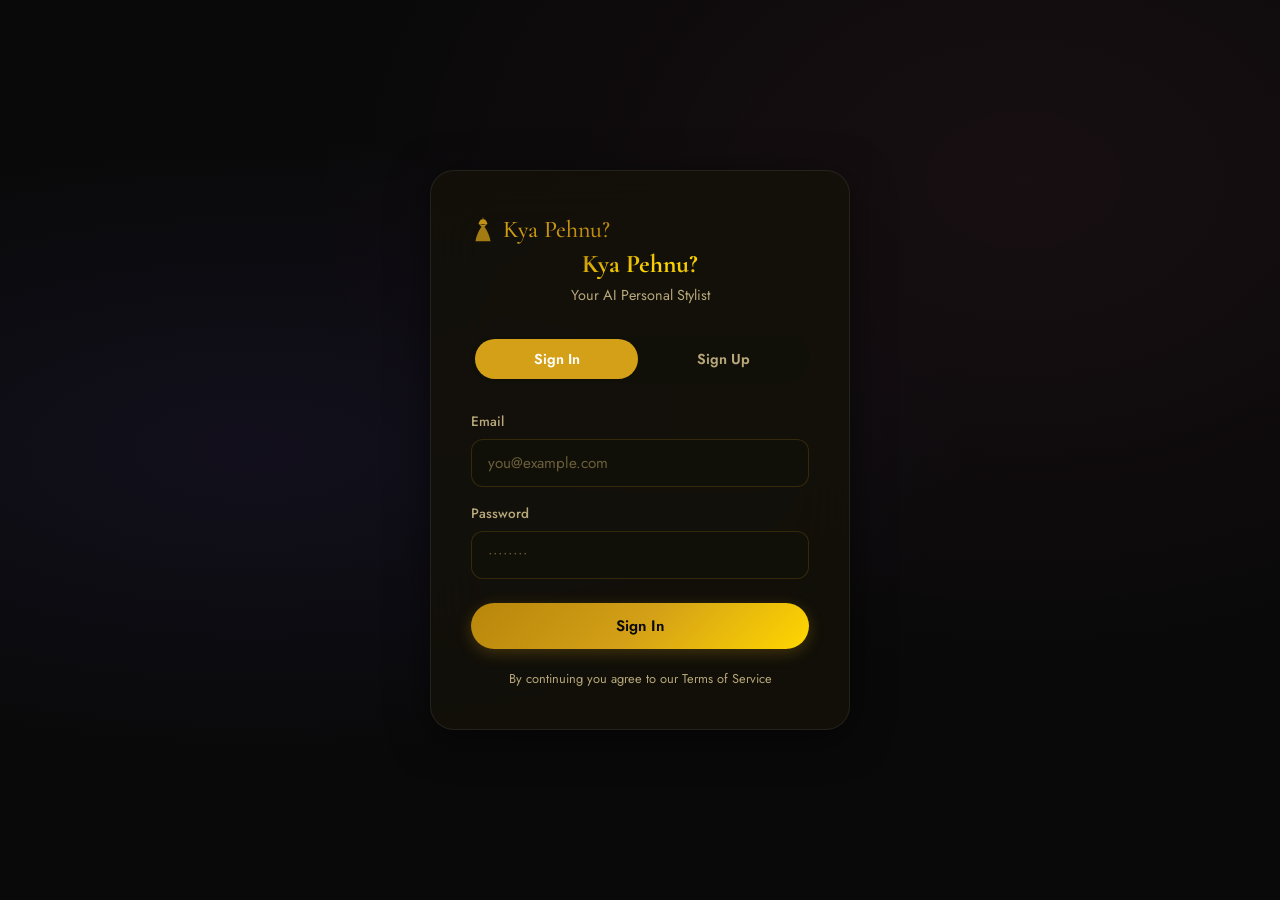
<file: frontend/wardrobe.html>
<!DOCTYPE html>
<html lang="en">
<head>
    <meta charset="UTF-8">
    <meta name="viewport" content="width=device-width, initial-scale=1.0">
    <title>Kya Pehnu?</title>
    <link rel="icon" type="image/svg+xml" href="data:image/svg+xml,<svg xmlns='http://www.w3.org/2000/svg' viewBox='0 0 64 72'><path d='M32 4 C32 4 32 8 32 9' stroke='%23D4A017' stroke-width='1.5' stroke-linecap='round'/><path d='M26 9 Q32 6 38 9' stroke='%23D4A017' stroke-width='1.5' stroke-linecap='round' fill='none'/><path d='M25 10 C23 12 21 16 20 20 L24 22 L32 20 L40 22 L44 20 C43 16 41 12 39 10 Q35 8 32 9 Q29 8 25 10Z' fill='%23D4A017' opacity='0.9'/><path d='M24 22 C24 24 26 26 28 27 L32 28 L36 27 C38 26 40 24 40 22' fill='%23D4A017' opacity='0.85'/><path d='M28 27 C24 32 14 50 12 66 L52 66 C50 50 40 32 36 27 C36 27 34 28 32 28 C30 28 28 27 28 27Z' fill='%23D4A017' opacity='0.75'/></svg>">
    <link rel="stylesheet" href="css/style.css">
</head>
<body>

<!-- Navbar -->
<nav class="navbar">
    <a href="index.html" class="navbar-brand">
        <svg width="24" height="28" viewBox="0 0 64 72" fill="none" xmlns="http://www.w3.org/2000/svg">
            <path d="M32 4 C32 4 32 8 32 9" stroke="var(--accent-primary)" stroke-width="1.5" stroke-linecap="round"/>
            <path d="M26 9 Q32 6 38 9" stroke="var(--accent-primary)" stroke-width="1.5" stroke-linecap="round" fill="none"/>
            <path d="M25 10 C23 12 21 16 20 20 L24 22 L32 20 L40 22 L44 20 C43 16 41 12 39 10 Q35 8 32 9 Q29 8 25 10Z" fill="var(--accent-primary)" opacity="0.9"/>
            <path d="M24 22 C24 24 26 26 28 27 L32 28 L36 27 C38 26 40 24 40 22" fill="var(--accent-primary)" opacity="0.85"/>
            <path d="M28 27 C24 32 14 50 12 66 L52 66 C50 50 40 32 36 27 C36 27 34 28 32 28 C30 28 28 27 28 27Z" fill="var(--accent-primary)" opacity="0.75"/>
        </svg>
        <span style="font-family: var(--font-display); font-weight: 500;">Kya Pehnu?</span>
    </a>
    <div class="navbar-links">
        <a href="wardrobe.html" class="nav-link">Wardrobe</a>
        <a href="occasion.html" class="nav-link">Occasions</a>
        <a href="tryon.html" class="nav-link">Try-On</a>
        <a href="favorites.html" class="nav-link">⭐</a>
        <a href="history.html" class="nav-link">📅</a>
        <a href="stats.html" class="nav-link">📊</a>
        <a href="profile.html" class="nav-link">👤</a>
        <div class="nav-avatar" id="navAvatar" onclick="window.location='profile.html'">U</div>
    </div>
</nav>

<div class="wardrobe-page">
    <div class="container">
        <!-- Header -->
        <div class="page-header">
            <div>
                <h1 style="font-size:1.8rem">My Wardrobe</h1>
                <p class="text-muted" id="wardrobeCount">Loading...</p>
            </div>
            <a href="occasion.html" class="btn btn-primary">🎯 Get Outfit Ideas</a>
        </div>

        <!-- Upload Zone -->
        <div class="upload-zone" id="uploadZone">
            <div class="upload-icon">📸</div>
            <p><strong>Drag & drop</strong> clothing photos here</p>
            <p style="font-size:0.85rem">or click to browse • JPG, PNG, WebP</p>
            <input type="file" id="fileInput" accept="image/*" multiple hidden>
        </div>

        <!-- Upload Progress -->
        <div class="upload-progress" id="uploadProgress">
            <div class="progress-track">
                <div class="progress-fill" id="progressFill"></div>
            </div>
            <p class="text-muted" style="font-size:0.85rem; margin-top:8px" id="uploadStatus"></p>
        </div>

        <!-- Garment Grid -->
        <div class="garment-grid" id="garmentGrid">
            <!-- Filled by JS -->
        </div>
    </div>
</div>

<script src="js/app.js"></script>
<script>initWardrobe();</script>
<button class="btn btn-sm btn-secondary" style=" position: fixed;
    bottom: 0;
    right: 0;
    text-align: center;
    z-index: 1000;" onclick="toggleTheme()">
    🌓
</button></body>
</html>
</file>
<file: frontend/css/style.css>
/* ═══════════════════════════════════════════════
   StyleAI — Complete Stylesheet
   ═══════════════════════════════════════════════ */

/* ─── IMPORTS ─────────────────────────────────── */
/* @import url('https://fonts.googleapis.com/css2?family=Playfair+Display:wght@400;600;700&family=Inter:wght@300;400;500;600;700&display=swap'); */
/* ─── IMPORTS ─────────────────────────────────── */
@import url('https://fonts.googleapis.com/css2?family=Cormorant+Garamond:ital,wght@0,300;0,400;0,500;0,600;1,300;1,400;1,500&family=Jost:wght@300;400;500;600&family=Cinzel:wght@400;500;600&display=swap');

/* ─── CSS VARIABLES ───────────────────────────── */
:root {
    /* Colors (Dark Mode) */
    --bg-primary: #090909;
    --bg-secondary: #111008;
    --bg-card: #141209;
    --bg-card-hover: #1C1A10;
    --bg-glass: rgba(20, 18, 9, 0.75);
    --bg-input: #111008;

    --text-primary: #F5EDD8;
    --text-secondary: #B8A87A;
    --text-muted: #6B5E3A;

    --accent-primary: #D4A017;
    --accent-primary-hover: #FFD700;
    --accent-primary-glow: rgba(212, 160, 23, 0.25);
    --accent-secondary: #B8860B;
    --accent-gold: #FFD700;

    --success: #D4A017;
    --warning: #B8860B;
    --danger: #8B0000;
    --info: #B8A87A;

    --border-color: rgba(212, 160, 23, 0.18);
    --border-active: rgba(212, 160, 23, 0.4);

    /* Typography */
    --font-display: 'Cormorant Garamond', serif;
    --font-body: 'Jost', sans-serif;
    --font-label: 'Cinzel', serif;

    /* Spacing */
    --radius-sm: 8px;
    --radius-md: 12px;
    --radius-lg: 16px;
    --radius-xl: 24px;
    --radius-full: 9999px;

    /* Shadows */
    --shadow-sm: 0 2px 8px rgba(0, 0, 0, 0.3);
    --shadow-md: 0 4px 20px rgba(0, 0, 0, 0.4);
    --shadow-lg: 0 8px 40px rgba(0, 0, 0, 0.5);
    --shadow-glow: 0 0 30px var(--accent-primary-glow);

    /* Transitions */
    --ease-out: cubic-bezier(0.16, 1, 0.3, 1);
    --ease-spring: cubic-bezier(0.34, 1.56, 0.64, 1);
    --duration-fast: 0.15s;
    --duration-normal: 0.3s;
    --duration-slow: 0.5s;
}

/* ─── RESET & BASE ────────────────────────────── */
*, *::before, *::after {
    margin: 0;
    padding: 0;
    box-sizing: border-box;
}

html {
    scroll-behavior: smooth;
    -webkit-font-smoothing: antialiased;
}

body {
    font-family: var(--font-body);
    background: var(--bg-primary);
    color: var(--text-primary);
    min-height: 100vh;
    line-height: 1.6;
    overflow-x: hidden;
}

a {
    color: var(--accent-primary);
    text-decoration: none;
    transition: color var(--duration-fast);
}
a:hover { color: var(--accent-primary-hover); }

img { max-width: 100%; height: auto; display: block; }

/* ─── TYPOGRAPHY ──────────────────────────────── */
h1, h2, h3 {
    font-family: var(--font-display);
    font-weight: 700;
    line-height: 1.2;
}

h1 { font-size: clamp(2rem, 5vw, 3.5rem); }
h2 { font-size: clamp(1.5rem, 3vw, 2.2rem); }
h3 { font-size: clamp(1.1rem, 2vw, 1.4rem); }

.text-gradient {
    background: linear-gradient(160deg, var(--accent-secondary) 0%, var(--accent-primary-hover) 40%, var(--accent-secondary) 100%);
    -webkit-background-clip: text;
    -webkit-text-fill-color: transparent;
    background-clip: text;
    background-size: 200% 100%;
}

.text-muted { color: var(--text-secondary); }
.text-center { text-align: center; }

/* ─── LAYOUT ──────────────────────────────────── */
.container {
    max-width: 1200px;
    margin: 0 auto;
    padding: 0 20px;
}

.page-wrapper {
    min-height: 100vh;
    display: flex;
    flex-direction: column;
}

/* ─── NAVBAR ──────────────────────────────────── */
.navbar {
    position: fixed;
    top: 0;
    left: 0;
    right: 0;
    z-index: 100;
    padding: 16px 24px;
    background: rgba(6, 6, 14, 0.85);
    backdrop-filter: blur(20px);
    border-bottom: 1px solid var(--border-color);
    display: flex;
    align-items: center;
    justify-content: space-between;
    transition: all var(--duration-normal) var(--ease-out);
}

.navbar-brand {
    font-family: var(--font-display);
    font-size: 1.5rem;
    font-weight: 700;
    color: var(--text-primary);
    display: flex;
    align-items: center;
    gap: 8px;
}

.navbar-brand span {
    background: linear-gradient(135deg, var(--accent-primary), var(--accent-secondary));
    -webkit-background-clip: text;
    -webkit-text-fill-color: transparent;
}

.navbar-links {
    display: flex;
    gap: 8px;
    align-items: center;
}

.nav-link {
    padding: 8px 16px;
    border-radius: var(--radius-full);
    color: var(--text-secondary);
    font-size: 0.9rem;
    font-weight: 500;
    transition: all var(--duration-fast);
    border: none;
    background: none;
    cursor: pointer;
}

.nav-link:hover, .nav-link.active {
    color: var(--text-primary);
    background: var(--bg-card);
}

.nav-avatar {
    width: 36px;
    height: 36px;
    border-radius: 50%;
    background: linear-gradient(135deg, var(--accent-primary), var(--accent-secondary));
    display: flex;
    align-items: center;
    justify-content: center;
    font-weight: 600;
    font-size: 0.85rem;
    cursor: pointer;
    transition: transform var(--duration-fast) var(--ease-spring);
}
.nav-avatar:hover { transform: scale(1.1); }

/* ─── BUTTONS ─────────────────────────────────── */
.btn {
    display: inline-flex;
    align-items: center;
    justify-content: center;
    gap: 8px;
    padding: 12px 24px;
    border-radius: var(--radius-full);
    font-family: var(--font-body);
    font-weight: 600;
    font-size: 0.95rem;
    border: none;
    cursor: pointer;
    transition: all var(--duration-normal) var(--ease-out);
    position: relative;
    overflow: hidden;
}

.btn-primary {
    background: linear-gradient(135deg, var(--accent-secondary) 0%, var(--accent-primary) 50%, var(--accent-primary-hover) 100%);
    color: #090909; /* Keeps text legible on gold */
    box-shadow: 0 4px 15px var(--accent-primary-glow);
}
.btn-primary:hover {
    transform: translateY(-2px);
    box-shadow: 0 6px 25px var(--accent-primary-glow);
}

.btn-secondary {
    background: var(--bg-card);
    color: var(--text-primary);
    border: 1px solid var(--border-color);
}
.btn-secondary:hover {
    background: var(--bg-card-hover);
    border-color: var(--border-active);
}

.btn-outline {
    background: transparent;
    color: var(--accent-primary);
    border: 2px solid var(--accent-primary);
}
.btn-outline:hover {
    background: var(--accent-primary);
    color: white;
}

.btn-danger {
    background: var(--danger);
    color: white;
}

.btn-sm { padding: 8px 16px; font-size: 0.85rem; }
.btn-lg { padding: 16px 32px; font-size: 1.1rem; }
.btn-block { width: 100%; }

.btn:disabled {
    opacity: 0.5;
    cursor: not-allowed;
    transform: none !important;
}

.btn-loading::after {
    content: '';
    width: 18px;
    height: 18px;
    border: 2px solid transparent;
    border-top-color: currentColor;
    border-radius: 50%;
    animation: spin 0.6s linear infinite;
}

/* ─── CARDS ───────────────────────────────────── */
.card {
    background: var(--bg-card);
    border: 1px solid var(--border-color);
    border-radius: var(--radius-lg);
    padding: 24px;
    transition: all var(--duration-normal) var(--ease-out);
}

.card:hover {
    border-color: var(--border-active);
    transform: translateY(-2px);
    box-shadow: var(--shadow-md);
}

.card-glass {
    background: var(--bg-glass);
    backdrop-filter: blur(20px);
    border: 1px solid rgba(255, 255, 255, 0.08);
    border-radius: var(--radius-lg);
    padding: 24px;
}

/* ─── INPUTS ──────────────────────────────────── */
.input-group {
    display: flex;
    flex-direction: column;
    gap: 6px;
    margin-bottom: 16px;
}

.input-group label {
    font-size: 0.85rem;
    font-weight: 500;
    color: var(--text-secondary);
}

.input {
    width: 100%;
    padding: 12px 16px;
    background: var(--bg-input);
    border: 1px solid var(--border-color);
    border-radius: var(--radius-md);
    color: var(--text-primary);
    font-family: var(--font-body);
    font-size: 0.95rem;
    transition: all var(--duration-fast);
    outline: none;
}

.input:focus {
    border-color: var(--accent-primary);
    box-shadow: 0 0 0 3px var(--accent-primary-glow);
}

.input::placeholder { color: var(--text-muted); }

/* ─── BADGE / TAG ─────────────────────────────── */
.badge {
    display: inline-flex;
    align-items: center;
    padding: 4px 12px;
    border-radius: var(--radius-full);
    font-size: 0.75rem;
    font-weight: 600;
    gap: 4px;
}

.badge-primary { background: var(--accent-primary-glow); color: var(--accent-primary-hover); }
.badge-success { background: rgba(0, 214, 143, 0.15); color: var(--success); }
.badge-warning { background: rgba(255, 170, 0, 0.15); color: var(--warning); }
.badge-info { background: rgba(78, 205, 196, 0.15); color: var(--info); }

/* ─── TOAST ───────────────────────────────────── */
.toast-container {
    position: fixed;
    top: 80px;
    right: 20px;
    z-index: 1000;
    display: flex;
    flex-direction: column;
    gap: 8px;
}

.toast {
    padding: 14px 20px;
    border-radius: var(--radius-md);
    background: var(--bg-card);
    border: 1px solid var(--border-color);
    color: var(--text-primary);
    font-size: 0.9rem;
    box-shadow: var(--shadow-lg);
    animation: slideInRight var(--duration-normal) var(--ease-spring);
    display: flex;
    align-items: center;
    gap: 10px;
    min-width: 280px;
}

.toast.success { border-left: 3px solid var(--success); }
.toast.error { border-left: 3px solid var(--danger); }
.toast.info { border-left: 3px solid var(--accent-primary); }

.toast.removing {
    animation: slideOutRight var(--duration-normal) var(--ease-out) forwards;
}

/* ─── LOADING ─────────────────────────────────── */
.spinner {
    width: 40px;
    height: 40px;
    border: 3px solid var(--bg-card);
    border-top-color: var(--accent-primary);
    border-radius: 50%;
    animation: spin 0.8s linear infinite;
}

.skeleton {
    background: linear-gradient(90deg,
        var(--bg-card) 25%,
        var(--bg-card-hover) 50%,
        var(--bg-card) 75%
    );
    background-size: 200% 100%;
    animation: shimmer 1.5s infinite;
    border-radius: var(--radius-md);
}

/* ─── MODAL ───────────────────────────────────── */
.modal-overlay {
    position: fixed;
    inset: 0;
    background: rgba(0, 0, 0, 0.7);
    backdrop-filter: blur(8px);
    z-index: 200;
    display: flex;
    align-items: center;
    justify-content: center;
    opacity: 0;
    pointer-events: none;
    transition: opacity var(--duration-normal);
}

.modal-overlay.active {
    opacity: 1;
    pointer-events: all;
}

.modal {
    background: var(--bg-card);
    border: 1px solid var(--border-color);
    border-radius: var(--radius-xl);
    padding: 32px;
    max-width: 480px;
    width: 90%;
    transform: scale(0.9) translateY(20px);
    transition: transform var(--duration-normal) var(--ease-spring);
}

.modal-overlay.active .modal {
    transform: scale(1) translateY(0);
}

/* ─── PAGE-SPECIFIC: AUTH ─────────────────────── */
.auth-page {
    min-height: 100vh;
    display: flex;
    align-items: center;
    justify-content: center;
    background:
        radial-gradient(ellipse at 20% 50%, rgba(124, 92, 252, 0.08) 0%, transparent 50%),
        radial-gradient(ellipse at 80% 20%, rgba(255, 107, 157, 0.06) 0%, transparent 50%),
        var(--bg-primary);
}

.auth-card {
    width: 100%;
    max-width: 420px;
    padding: 40px;
    background: var(--bg-glass);
    backdrop-filter: blur(30px);
    border: 1px solid rgba(255, 255, 255, 0.08);
    border-radius: var(--radius-xl);
    box-shadow: var(--shadow-lg);
    animation: fadeUp 0.6s var(--ease-out);
}

.auth-tabs {
    display: flex;
    gap: 4px;
    background: var(--bg-input);
    border-radius: var(--radius-full);
    padding: 4px;
    margin-bottom: 28px;
}

.auth-tab {
    flex: 1;
    padding: 10px;
    border: none;
    border-radius: var(--radius-full);
    background: transparent;
    color: var(--text-secondary);
    font-family: var(--font-body);
    font-weight: 600;
    font-size: 0.9rem;
    cursor: pointer;
    transition: all var(--duration-fast);
}

.auth-tab.active {
    background: var(--accent-primary);
    color: white;
}

/* ─── PAGE-SPECIFIC: LANDING ──────────────────── */
.hero {
    min-height: 100vh;
    display: flex;
    flex-direction: column;
    align-items: center;
    justify-content: center;
    text-align: center;
    padding: 120px 20px 80px;
    position: relative;
    overflow: hidden;
}

.hero::before {
    content: '';
    position: absolute;
    top: -50%;
    left: -50%;
    width: 200%;
    height: 200%;
    background: radial-gradient(circle at 30% 50%, rgba(124, 92, 252, 0.12) 0%, transparent 40%),
                radial-gradient(circle at 70% 30%, rgba(255, 107, 157, 0.08) 0%, transparent 40%),
                radial-gradient(circle at 50% 80%, rgba(78, 205, 196, 0.06) 0%, transparent 40%);
    animation: floatBg 20s ease-in-out infinite;
}

.hero > * { position: relative; z-index: 1; }

.hero-title {
    margin-bottom: 20px;
    animation: fadeUp 0.8s var(--ease-out);
}

.hero-subtitle {
    font-size: clamp(1rem, 2vw, 1.25rem);
    color: var(--text-secondary);
    max-width: 600px;
    margin-bottom: 40px;
    animation: fadeUp 0.8s var(--ease-out) 0.1s both;
}

.hero-actions {
    display: flex;
    gap: 16px;
    flex-wrap: wrap;
    justify-content: center;
    animation: fadeUp 0.8s var(--ease-out) 0.2s both;
}

.features-section {
    padding: 100px 20px;
    background: var(--bg-secondary);
}

.features-grid {
    display: grid;
    grid-template-columns: repeat(auto-fit, minmax(280px, 1fr));
    gap: 24px;
    max-width: 1000px;
    margin: 0 auto;
}

.feature-card {
    padding: 32px;
    background: var(--bg-card);
    border: 1px solid var(--border-color);
    border-radius: var(--radius-lg);
    text-align: center;
    transition: all var(--duration-normal) var(--ease-out);
}

.feature-card:hover {
    transform: translateY(-4px);
    border-color: var(--accent-primary);
    box-shadow: var(--shadow-glow);
}

.feature-icon {
    width: 56px;
    height: 56px;
    border-radius: var(--radius-md);
    background: var(--accent-primary-glow);
    display: flex;
    align-items: center;
    justify-content: center;
    margin: 0 auto 16px;
    font-size: 1.5rem;
}

/* ─── PAGE-SPECIFIC: ONBOARDING ───────────────── */
.onboarding-page {
    min-height: 100vh;
    display: flex;
    align-items: center;
    justify-content: center;
    padding: 80px 20px;
    background:
        radial-gradient(ellipse at 50% 0%, rgba(124, 92, 252, 0.1) 0%, transparent 50%),
        var(--bg-primary);
}

.onboarding-card {
    width: 100%;
    max-width: 520px;
    animation: fadeUp 0.5s var(--ease-out);
}

.progress-bar {
    display: flex;
    gap: 8px;
    margin-bottom: 32px;
}

.progress-dot {
    height: 4px;
    flex: 1;
    border-radius: 2px;
    background: var(--bg-card);
    transition: background var(--duration-normal);
    overflow: hidden;
}

.progress-dot.active {
    background: var(--accent-primary);
}

.progress-dot.completed {
    background: var(--success);
}

.step-content {
    background: var(--bg-glass);
    backdrop-filter: blur(20px);
    border: 1px solid rgba(255, 255, 255, 0.08);
    border-radius: var(--radius-xl);
    padding: 40px;
    animation: fadeUp 0.4s var(--ease-out);
}

.option-grid {
    display: grid;
    grid-template-columns: repeat(auto-fit, minmax(120px, 1fr));
    gap: 12px;
    margin: 24px 0;
}

.option-card {
    padding: 20px 16px;
    background: var(--bg-card);
    border: 2px solid var(--border-color);
    border-radius: var(--radius-md);
    text-align: center;
    cursor: pointer;
    transition: all var(--duration-fast) var(--ease-spring);
    font-weight: 500;
}

.option-card:hover {
    border-color: var(--accent-primary);
    transform: scale(1.02);
}

.option-card.selected {
    border-color: var(--accent-primary);
    background: var(--accent-primary-glow);
    color: var(--accent-primary-hover);
}

.option-card .option-icon {
    font-size: 2rem;
    margin-bottom: 8px;
}

.skin-swatches {
    display: flex;
    gap: 12px;
    justify-content: center;
    margin: 24px 0;
}

.skin-swatch {
    width: 56px;
    height: 56px;
    border-radius: 50%;
    cursor: pointer;
    border: 3px solid transparent;
    transition: all var(--duration-fast) var(--ease-spring);
}

.skin-swatch:hover { transform: scale(1.15); }
.skin-swatch.selected {
    border-color: var(--accent-primary);
    box-shadow: 0 0 20px var(--accent-primary-glow);
    transform: scale(1.15);
}

.style-chips {
    display: flex;
    flex-wrap: wrap;
    gap: 10px;
    justify-content: center;
    margin: 24px 0;
}

.style-chip {
    padding: 10px 20px;
    border-radius: var(--radius-full);
    background: var(--bg-card);
    border: 2px solid var(--border-color);
    cursor: pointer;
    font-weight: 500;
    font-size: 0.9rem;
    transition: all var(--duration-fast) var(--ease-spring);
}

.style-chip:hover { border-color: var(--accent-primary); }
.style-chip.selected {
    background: var(--accent-primary);
    border-color: var(--accent-primary);
    color: white;
}

/* ─── PAGE-SPECIFIC: WARDROBE ─────────────────── */
.wardrobe-page {
    padding-top: 80px;
    min-height: 100vh;
}

.page-header {
    padding: 30px 0;
    display: flex;
    align-items: center;
    justify-content: space-between;
    flex-wrap: wrap;
    gap: 16px;
}

.upload-zone {
    border: 2px dashed var(--border-color);
    border-radius: var(--radius-xl);
    padding: 48px 24px;
    text-align: center;
    cursor: pointer;
    transition: all var(--duration-normal);
    background: var(--bg-card);
    margin-bottom: 32px;
}

.upload-zone:hover,
.upload-zone.dragover {
    border-color: var(--accent-primary);
    background: rgba(124, 92, 252, 0.05);
}

.upload-zone .upload-icon {
    font-size: 3rem;
    margin-bottom: 12px;
    opacity: 0.5;
}

.upload-zone p {
    color: var(--text-secondary);
    margin-bottom: 8px;
}

.upload-progress {
    margin: 16px 0;
    display: none;
}

.upload-progress.active { display: block; }

.progress-track {
    height: 6px;
    background: var(--bg-input);
    border-radius: 3px;
    overflow: hidden;
}

.progress-fill {
    height: 100%;
    background: linear-gradient(90deg, var(--accent-primary), var(--accent-secondary));
    border-radius: 3px;
    width: 0%;
    transition: width var(--duration-normal) var(--ease-out);
}

.garment-grid {
    display: flex;
    flex-direction: column;
    gap: 24px;
    padding-bottom: 40px;
}

.garment-card {
    position: relative;
    border-radius: var(--radius-lg);
    overflow: hidden;
    background: var(--bg-card);
    border: 1px solid var(--border-color);
    transition: all var(--duration-normal) var(--ease-out);
    animation: fadeUp 0.5s var(--ease-out) backwards;
}

.garment-card:hover {
    transform: translateY(-4px);
    box-shadow: var(--shadow-md);
    border-color: var(--border-active);
}

.garment-card img {
    width: 100%;
    aspect-ratio: 3/4;
    object-fit: cover;
}

.garment-info {
    padding: 12px;
}

.garment-info h4 {
    font-family: var(--font-body);
    font-size: 0.9rem;
    font-weight: 600;
    margin-bottom: 4px;
    text-transform: capitalize;
}

.garment-info .garment-tags {
    display: flex;
    gap: 4px;
    flex-wrap: wrap;
}

.garment-info .garment-tags span {
    font-size: 0.7rem;
    padding: 2px 8px;
    background: var(--bg-input);
    border-radius: var(--radius-full);
    color: var(--text-secondary);
}

.garment-delete {
    position: absolute;
    top: 8px;
    right: 8px;
    width: 28px;
    height: 28px;
    border-radius: 50%;
    background: rgba(0, 0, 0, 0.6);
    color: white;
    border: none;
    cursor: pointer;
    display: flex;
    align-items: center;
    justify-content: center;
    opacity: 0;
    transition: opacity var(--duration-fast);
    font-size: 0.8rem;
}

.garment-card:hover .garment-delete { opacity: 1; }

.garment-color-dots {
    display: flex;
    gap: 4px;
    margin-top: 6px;
}

.color-dot {
    width: 14px;
    height: 14px;
    border-radius: 50%;
    border: 2px solid var(--bg-card);
    box-shadow: 0 0 0 1px var(--border-color);
}

/* ─── CATEGORY LAYOUT ────────────────────────── */
.garment-category {
    margin-bottom: 48px;
    background: var(--bg-card);
    border-radius: var(--radius-xl);
    overflow: hidden;
    border: 1.5px solid var(--border-color);
    transition: all var(--duration-normal);
    animation: fadeUp 0.6s var(--ease-out) backwards;
}

.garment-category:nth-child(1) { animation-delay: 0s; }
.garment-category:nth-child(2) { animation-delay: 0.1s; }
.garment-category:nth-child(3) { animation-delay: 0.2s; }
.garment-category:nth-child(4) { animation-delay: 0.3s; }
.garment-category:nth-child(5) { animation-delay: 0.4s; }
.garment-category:nth-child(6) { animation-delay: 0.5s; }
.garment-category:nth-child(7) { animation-delay: 0.6s; }

.garment-category:hover {
    border-color: var(--accent-primary);
    box-shadow: 0 8px 32px rgba(212, 160, 23, 0.15);
}

.category-header {
    padding: 20px 24px;
    border-bottom: 2px solid var(--border-color);
    background: linear-gradient(135deg, rgba(212, 160, 23, 0.08) 0%, transparent 100%);
}

.category-title {
    display: flex;
    align-items: center;
    gap: 12px;
    font-size: 1.3rem;
    font-weight: 600;
    margin: 0;
    color: var(--accent-primary);
}

.category-icon {
    font-size: 1.8rem;
    display: flex;
    align-items: center;
}

.category-label {
    flex: 1;
}

.category-count {
    display: inline-block;
    background: var(--accent-primary);
    color: var(--bg-primary);
    padding: 4px 12px;
    border-radius: var(--radius-full);
    font-size: 0.85rem;
    font-weight: 700;
    min-width: 40px;
    text-align: center;
}

.category-garments {
    display: grid;
    grid-template-columns: repeat(auto-fill, minmax(180px, 1fr));
    gap: 16px;
    padding: 24px;
}

.empty-state {
    grid-column: 1 / -1;
    text-align: center;
    padding: 60px 20px;
    color: var(--text-secondary);
}

.empty-state .empty-icon {
    font-size: 4rem;
    margin-bottom: 16px;
    opacity: 0.3;
}

/* ─── PAGE-SPECIFIC: OCCASION ─────────────────── */
.occasion-page {
    padding-top: 80px;
    min-height: 100vh;
}

.occasion-grid {
    display: grid;
    grid-template-columns: repeat(auto-fit, minmax(200px, 1fr));
    gap: 20px;
    padding: 20px 0 60px;
}

.occasion-card {
    padding: 32px 24px;
    background: var(--bg-card);
    border: 2px solid var(--border-color);
    border-radius: var(--radius-xl);
    text-align: center;
    cursor: pointer;
    transition: all var(--duration-normal) var(--ease-out);
    position: relative;
    overflow: hidden;
}

.occasion-card::before {
    content: '';
    position: absolute;
    top: 0;
    left: 0;
    right: 0;
    height: 3px;
    background: var(--card-accent, var(--accent-primary));
    transform: scaleX(0);
    transition: transform var(--duration-normal) var(--ease-out);
}

.occasion-card:hover::before { transform: scaleX(1); }

.occasion-card:hover {
    transform: translateY(-6px);
    border-color: var(--card-accent, var(--accent-primary));
    box-shadow: 0 10px 30px rgba(0, 0, 0, 0.3);
}

.occasion-card .occ-icon {
    font-size: 2.5rem;
    margin-bottom: 12px;
}

.occasion-card h3 {
    font-family: var(--font-body);
    font-weight: 600;
    margin-bottom: 6px;
}

.occasion-card p {
    font-size: 0.85rem;
    color: var(--text-secondary);
}

/* ─── PAGE-SPECIFIC: OUTFITS ──────────────────── */
.outfits-page {
    padding-top: 80px;
    min-height: 100vh;
}

.outfit-list {
    display: flex;
    flex-direction: column;
    gap: 24px;
    padding-bottom: 60px;
}

.outfit-card {
    background: var(--bg-card);
    border: 1px solid var(--border-color);
    border-radius: var(--radius-xl);
    overflow: hidden;
    animation: fadeUp 0.5s var(--ease-out) backwards;
    transition: all var(--duration-normal);
}

.outfit-card:hover {
    border-color: var(--border-active);
    box-shadow: var(--shadow-md);
}

.outfit-header {
    display: flex;
    align-items: center;
    justify-content: space-between;
    padding: 20px 24px;
    border-bottom: 1px solid var(--border-color);
}

.outfit-rank {
    width: 32px;
    height: 32px;
    border-radius: 50%;
    background: linear-gradient(135deg, var(--accent-primary), var(--accent-secondary));
    display: flex;
    align-items: center;
    justify-content: center;
    font-weight: 700;
    font-size: 0.85rem;
}

.outfit-score {
    display: flex;
    align-items: center;
    gap: 8px;
}

.score-bar {
    width: 80px;
    height: 6px;
    background: var(--bg-input);
    border-radius: 3px;
    overflow: hidden;
}

.score-fill {
    height: 100%;
    background: linear-gradient(90deg, var(--accent-primary), var(--success));
    border-radius: 3px;
    transition: width 1s var(--ease-out);
}

.outfit-pieces {
    display: flex;
    gap: 12px;
    padding: 20px 24px;
    overflow-x: auto;
}

.piece-thumb {
    flex-shrink: 0;
    width: 100px;
    height: 130px;
    border-radius: var(--radius-md);
    overflow: hidden;
    border: 2px solid var(--border-color);
    transition: border-color var(--duration-fast);
}

.piece-thumb:hover { border-color: var(--accent-primary); }

.piece-thumb img {
    width: 100%;
    height: 100%;
    object-fit: cover;
}

.outfit-details {
    padding: 0 24px 20px;
}

.outfit-reasoning {
    font-size: 0.9rem;
    color: var(--text-secondary);
    margin-bottom: 8px;
    line-height: 1.5;
}

.outfit-tip {
    display: flex;
    align-items: flex-start;
    gap: 8px;
    padding: 12px 16px;
    background: rgba(124, 92, 252, 0.08);
    border-radius: var(--radius-md);
    font-size: 0.85rem;
    color: var(--accent-primary-hover);
}

.outfit-actions {
    display: flex;
    gap: 8px;
    padding: 16px 24px;
    border-top: 1px solid var(--border-color);
}

/* ─── PAGE-SPECIFIC: PROFILE ──────────────────── */
.profile-page {
    padding-top: 80px;
    min-height: 100vh;
}

.profile-header-card {
    display: flex;
    align-items: center;
    gap: 24px;
    padding: 32px;
    background: var(--bg-card);
    border: 1px solid var(--border-color);
    border-radius: var(--radius-xl);
    margin-bottom: 32px;
}

.profile-avatar-large {
    width: 80px;
    height: 80px;
    border-radius: 50%;
    background: linear-gradient(135deg, var(--accent-primary), var(--accent-secondary));
    display: flex;
    align-items: center;
    justify-content: center;
    font-size: 2rem;
    font-weight: 700;
    flex-shrink: 0;
}

.stats-grid {
    display: grid;
    grid-template-columns: repeat(auto-fit, minmax(160px, 1fr));
    gap: 16px;
    margin-bottom: 32px;
}

.stat-card {
    padding: 20px;
    background: var(--bg-card);
    border: 1px solid var(--border-color);
    border-radius: var(--radius-lg);
    text-align: center;
}

.stat-value {
    font-size: 2rem;
    font-weight: 700;
    font-family: var(--font-display);
    background: linear-gradient(135deg, var(--accent-primary), var(--accent-secondary));
    -webkit-background-clip: text;
    -webkit-text-fill-color: transparent;
}

.stat-label {
    font-size: 0.85rem;
    color: var(--text-secondary);
    margin-top: 4px;
}

.settings-section {
    background: var(--bg-card);
    border: 1px solid var(--border-color);
    border-radius: var(--radius-xl);
    padding: 32px;
}

.settings-section h3 {
    margin-bottom: 20px;
    font-family: var(--font-body);
}

.settings-row {
    display: flex;
    align-items: center;
    justify-content: space-between;
    padding: 16px 0;
    border-bottom: 1px solid var(--border-color);
}

.settings-row:last-child { border: none; }

/* ─── ANIMATIONS ──────────────────────────────── */
@keyframes fadeUp {
    from { opacity: 0; transform: translateY(20px); }
    to { opacity: 1; transform: translateY(0); }
}

@keyframes fadeIn {
    from { opacity: 0; }
    to { opacity: 1; }
}

@keyframes slideInRight {
    from { opacity: 0; transform: translateX(100px); }
    to { opacity: 1; transform: translateX(0); }
}

@keyframes slideOutRight {
    from { opacity: 1; transform: translateX(0); }
    to { opacity: 0; transform: translateX(100px); }
}

@keyframes spin {
    to { transform: rotate(360deg); }
}

@keyframes shimmer {
    0% { background-position: -200% 0; }
    100% { background-position: 200% 0; }
}

@keyframes floatBg {
    0%, 100% { transform: translate(0, 0) rotate(0deg); }
    25% { transform: translate(2%, -1%) rotate(1deg); }
    50% { transform: translate(-1%, 2%) rotate(-1deg); }
    75% { transform: translate(1%, -2%) rotate(0.5deg); }
}

@keyframes popIn {
    0% { opacity: 0; transform: scale(0.6); }
    100% { opacity: 1; transform: scale(1); }
}

/* ─── RESPONSIVE ──────────────────────────────── */
@media (max-width: 768px) {
    .navbar { padding: 12px 16px; }
    .navbar-links { gap: 4px; }
    .nav-link { padding: 6px 10px; font-size: 0.8rem; }

    .auth-card { padding: 28px 20px; }
    .step-content { padding: 28px 20px; }

    .garment-grid {
        grid-template-columns: repeat(auto-fill, minmax(140px, 1fr));
        gap: 12px;
    }

    .occasion-grid {
        grid-template-columns: repeat(2, 1fr);
    }

    .page-header {
        flex-direction: column;
        align-items: flex-start;
    }

    .outfit-pieces { padding: 16px; }
    .piece-thumb { width: 80px; height: 105px; }

    .profile-header-card {
        flex-direction: column;
        text-align: center;
    }
}

@media (max-width: 480px) {
    .option-grid {
        grid-template-columns: repeat(2, 1fr);
    }
    .occasion-grid {
        grid-template-columns: 1fr;
    }
}

/* ═══════════════════════════════════════════════
   LIGHT THEME
   ═══════════════════════════════════════════════ */
[data-theme="light"] {
    --bg-primary: #FAF5EE;
    --bg-secondary: #F3EBE0;
    --bg-card: #FFFFFF;
    --bg-card-hover: #F8F2EB;
    --bg-glass: rgba(255, 255, 255, 0.85);
    --bg-input: #F3EBE0;

    --text-primary: #2C1A1D;
    --text-secondary: #8B5360;
    --text-muted: #C4927A;

    --accent-primary: #8B5360;
    --accent-primary-hover: #6A3F49;
    --accent-primary-glow: rgba(139, 83, 96, 0.15);
    --accent-secondary: #C4927A;

    --success: #8B5360;
    --warning: #C4927A;
    --danger: #8B0000;
    --info: #E8D5C4;

    --border-color: rgba(139, 83, 96, 0.15);
    --border-active: rgba(139, 83, 96, 0.35);

    --shadow-sm: 0 2px 8px rgba(139, 83, 96, 0.04);
    --shadow-md: 0 4px 20px rgba(139, 83, 96, 0.08);
    --shadow-lg: 0 8px 40px rgba(139, 83, 96, 0.12);
}

[data-theme="light"] .navbar { background: rgba(250, 245, 238, 0.9); }
[data-theme="light"] .toast { background: var(--bg-card); color: var(--text-primary); box-shadow: var(--shadow-lg); }

[data-theme="light"] .hero::before {
    background: radial-gradient(circle at 30% 50%, rgba(139, 83, 96, 0.06) 0%, transparent 40%),
                radial-gradient(circle at 70% 30%, rgba(196, 146, 122, 0.05) 0%, transparent 40%);
}

[data-theme="light"] .toast {
    background: var(--bg-card);
    color: var(--text-primary);
    box-shadow: var(--shadow-lg);
}

[data-theme="light"] .btn-primary {
    color: #FAF5EE; /* Keeps text light on mauve buttons */
}
/* ═══════════════════════════════════════════════
   IMPROVED ANIMATIONS
   ═══════════════════════════════════════════════ */

@keyframes fadeOut {
    from { opacity: 1; transform: scale(1); }
    to { opacity: 0; transform: scale(0.95); }
}

@keyframes pulse {
    0%, 100% { transform: scale(1); }
    50% { transform: scale(1.05); }
}

@keyframes float {
    0%, 100% { transform: translateY(0); }
    50% { transform: translateY(-8px); }
}

@keyframes gradientShift {
    0% { background-position: 0% 50%; }
    50% { background-position: 100% 50%; }
    100% { background-position: 0% 50%; }
}

.animate-float { animation: float 3s ease-in-out infinite; }
.animate-pulse { animation: pulse 2s ease-in-out infinite; }

/* Staggered grid animation */
.garment-card:nth-child(1) { animation-delay: 0s; }
.garment-card:nth-child(2) { animation-delay: 0.05s; }
.garment-card:nth-child(3) { animation-delay: 0.1s; }
.garment-card:nth-child(4) { animation-delay: 0.15s; }
.garment-card:nth-child(5) { animation-delay: 0.2s; }
.garment-card:nth-child(6) { animation-delay: 0.25s; }

/* Smooth page transitions */
.page-wrapper {
    animation: fadeIn 0.3s var(--ease-out);
}

/* Better scrollbar */
::-webkit-scrollbar {
    width: 6px;
    height: 6px;
}
::-webkit-scrollbar-track {
    background: transparent;
}
::-webkit-scrollbar-thumb {
    background: var(--border-color);
    border-radius: 3px;
}
::-webkit-scrollbar-thumb:hover {
    background: var(--text-muted);
}

/* ═══════════════════════════════════════════════
   BETTER MOBILE RESPONSIVENESS
   ═══════════════════════════════════════════════ */

@media (max-width: 768px) {
    .hero-title { font-size: 1.8rem; }
    .hero-subtitle { font-size: 0.95rem; }
    .hero-actions { flex-direction: column; width: 100%; padding: 0 20px; }
    .hero-actions .btn { width: 100%; }

    .features-grid { grid-template-columns: 1fr; }

    .navbar-links {
        gap: 2px;
        overflow-x: auto;
        -webkit-overflow-scrolling: touch;
        scrollbar-width: none;
    }
    .navbar-links::-webkit-scrollbar { display: none; }
    .nav-link { white-space: nowrap; padding: 6px 8px; font-size: 0.75rem; }

    .page-header h1 { font-size: 1.4rem; }

    .stats-overview {
        grid-template-columns: repeat(2, 1fr);
    }

    .stat-number { font-size: 2rem; }

    .tryon-container { grid-template-columns: 1fr; }
    .styling-grid { grid-template-columns: 1fr; }
    .two-column { grid-template-columns: 1fr; }

    .outfit-pieces { flex-wrap: wrap; }

    .btn-block-mobile { width: 100%; }
}

@media (max-width: 400px) {
    .navbar { padding: 10px 12px; }
    .navbar-brand { font-size: 1.2rem; }
    .container { padding: 0 12px; }
    .auth-card { padding: 24px 16px; }
    .step-content { padding: 24px 16px; }
    .control-section { padding: 16px; }
}

/* ═══════════════════════════════════════════════
   SAFE AREA (notch phones)
   ═══════════════════════════════════════════════ */
@supports (padding-top: env(safe-area-inset-top)) {
    .navbar {
        padding-top: calc(16px + env(safe-area-inset-top));
    }
}
</file>
